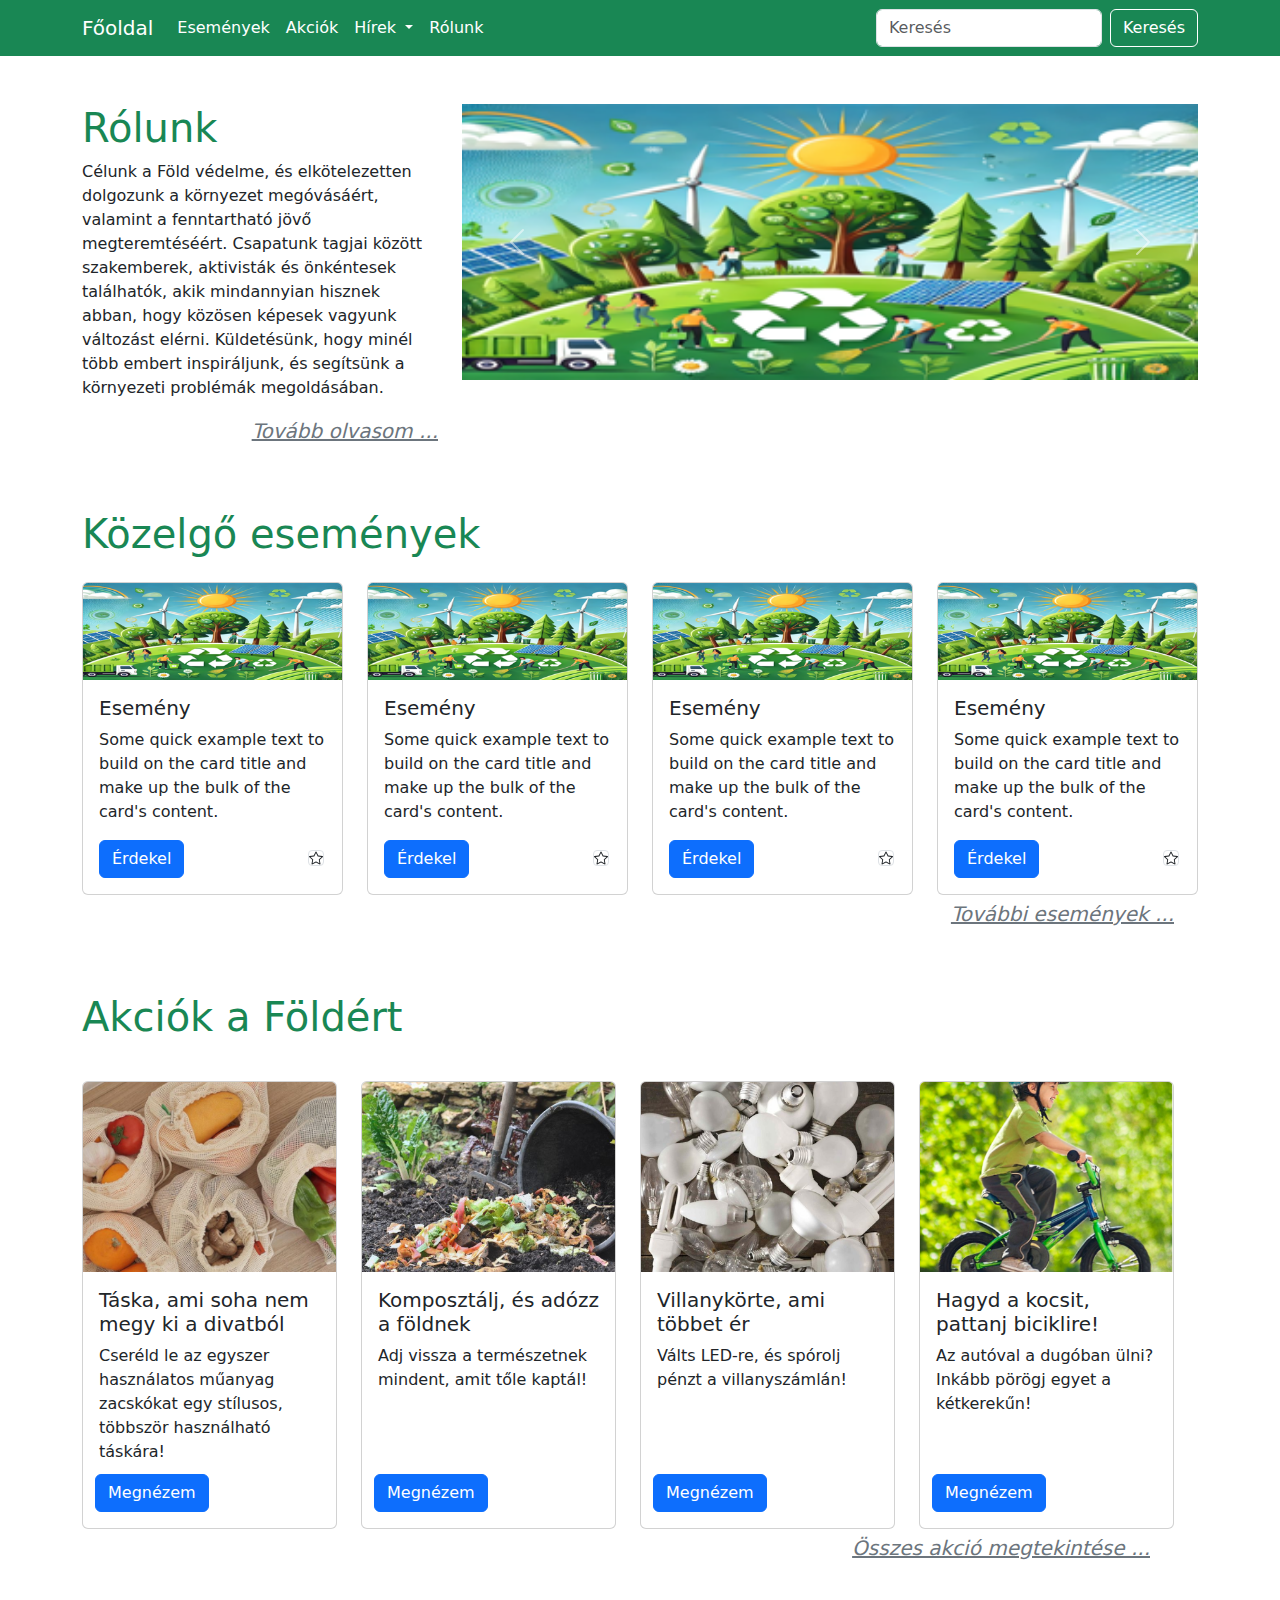
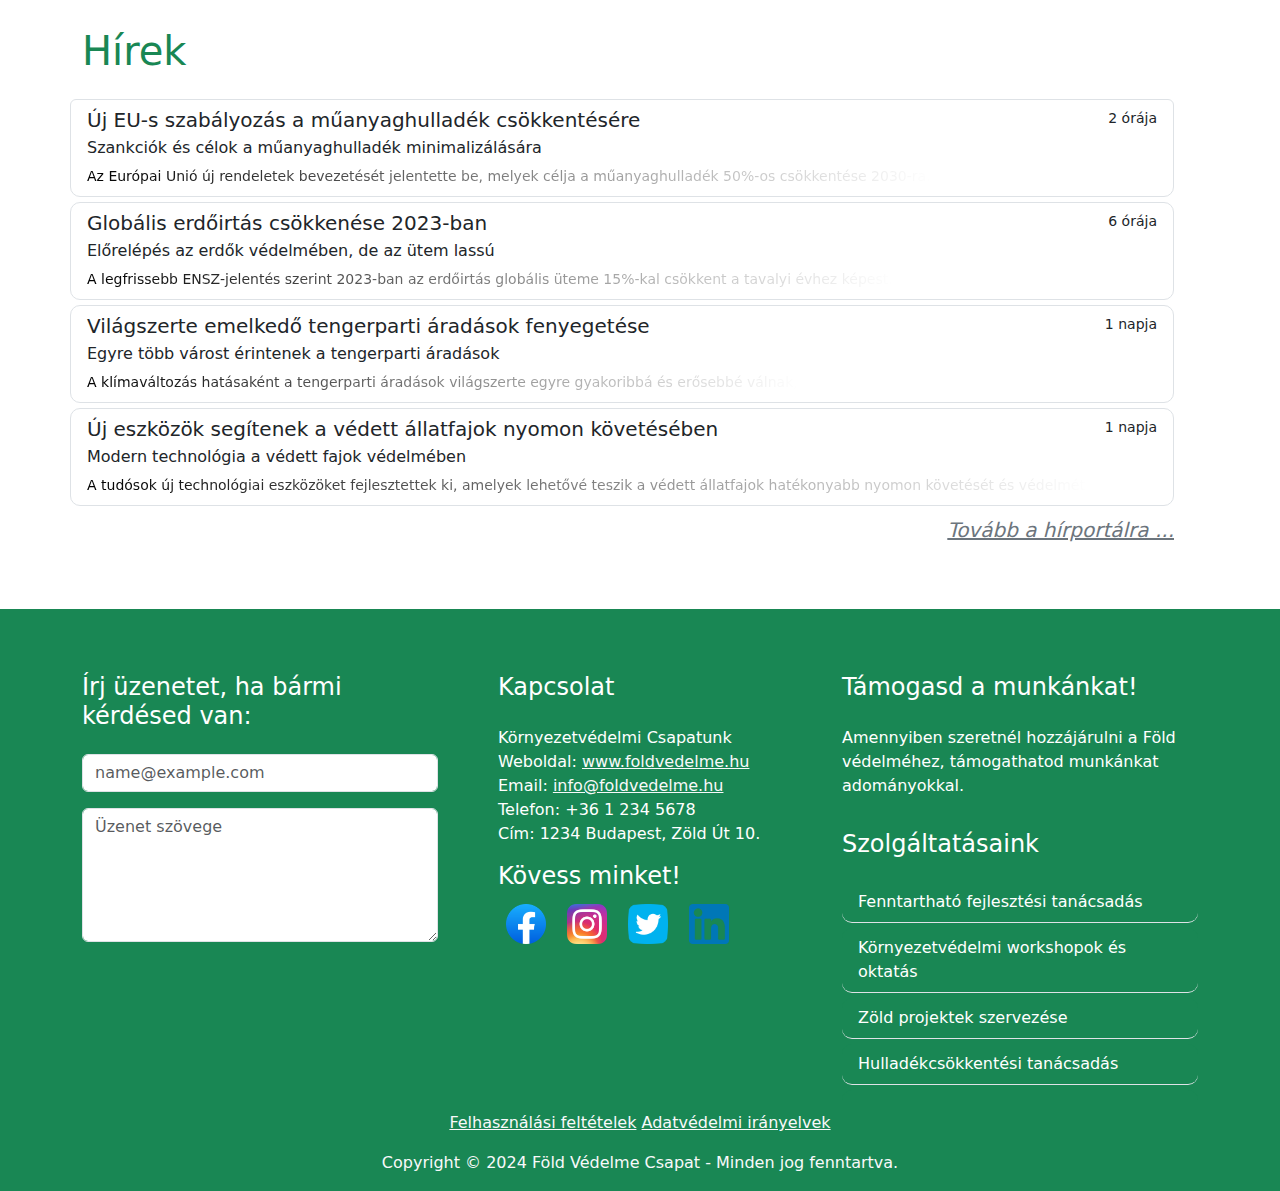
<file: index.html>
<!doctype html>
<html lang="hu">
  <head>
    <meta charset="utf-8">
    <meta name="viewport" content="width=device-width, initial-scale=1">
    <title>Mi bolygónk Portál</title>
    <link href="https://cdn.jsdelivr.net/npm/bootstrap@5.3.3/dist/css/bootstrap.min.css" rel="stylesheet" integrity="sha384-QWTKZyjpPEjISv5WaRU9OFeRpok6YctnYmDr5pNlyT2bRjXh0JMhjY6hW+ALEwIH" crossorigin="anonymous">
    <link rel="stylesheet" href="style.css">
  </head>
  <body>
    <nav class="navbar navbar-expand-lg  bg-success">
        <div class="container">
            <i class="bi bi-globe-asia-australia text-white"></i>
            <a class="navbar-brand text-white" href="index.html"></i>Főoldal</a>
          <button class="navbar-toggler" type="button" data-bs-toggle="collapse" data-bs-target="#navbarSupportedContent" aria-controls="navbarSupportedContent" aria-expanded="false" aria-label="Toggle navigation">
            <span class="navbar-toggler-icon"></span>
          </button>
          <div class="collapse navbar-collapse" id="navbarSupportedContent">
            <ul class="navbar-nav me-auto mb-2 mb-lg-0">
              <li class="nav-item">
                <a class="nav-link text-white" href="esemeny.html">Események</a>
              </li>
              <li class="nav-item">
                <a class="nav-link text-white" href="akcio.html">Akciók</a>
              </li>
              <li class="nav-item dropdown">
                <a class="nav-link dropdown-toggle text-white" href="#" role="button" data-bs-toggle="dropdown" aria-expanded="false">
                  Hírek
                </a>
                <ul class="dropdown-menu">
                  <li><a class="dropdown-item" href="hir.html" onclick="global()">Globális</a></li>
                  <li><a class="dropdown-item" href="hir.html" onclick="helyi()">Helyi</a></li>
                  <li><a class="dropdown-item" href="hir.html" onclick="mind()">Mind</a></li>
                </ul>
              </li>
              <li class="nav-item">
                <a class="nav-link text-white" href="rolunk.html">Rólunk</a>
              </li>  
            </ul>
            <form class="d-flex" role="search">
              <input class="form-control me-2" type="search" placeholder="Keresés" aria-label="Search">
              <button class="btn btn-outline-white border-white text-white" type="submit">Keresés</button>
            </form>
          </div>
        </div>
      </nav>
    
    
      <div class="container">
        <div class="row mt-5">
            <div class="col-4">
                <h1 class="h1. Bootstrap heading text-success">Rólunk</h1>
                <p>Célunk a Föld védelme, és elkötelezetten dolgozunk a környezet megóvásáért, valamint a fenntartható jövő megteremtéséért. Csapatunk tagjai között szakemberek, aktivisták és önkéntesek találhatók, akik mindannyian hisznek abban, hogy közösen képesek vagyunk változást elérni. Küldetésünk, hogy minél több embert inspiráljunk, és segítsünk a környezeti problémák megoldásában.</p>
                
                <div class="row text-end fs-5 mt-1">
                    <div class="col">
                        <u class="text-secondary"><a href="rolunk.html" class="text-decoration-none"><p class="text-secondary"><em>Tovább olvasom ...</em></p></a></u>
                    </div>
                </div>
                
            </div>
            <div class="col-8">
              <div id="carouselExampleAutoplaying" class="carousel slide" data-bs-ride="carousel">
                <div class="carousel-inner">
                  <div class="carousel-item active">
                    <img src="slider1.png" class="d-block w-100" alt="...">
                  </div>
                  <div class="carousel-item">
                    <img src="slider1.png" class="d-block w-100" alt="...">
                  </div>
                  <div class="carousel-item">
                    <img src="slider1.png" class="d-block w-100" alt="...">
                  </div>
                </div>
                <button class="carousel-control-prev" type="button" data-bs-target="#carouselExampleAutoplaying" data-bs-slide="prev">
                  <span class="carousel-control-prev-icon" aria-hidden="true"></span>
                  <span class="visually-hidden">Previous</span>
                </button>
                <button class="carousel-control-next" type="button" data-bs-target="#carouselExampleAutoplaying" data-bs-slide="next">
                  <span class="carousel-control-next-icon" aria-hidden="true"></span>
                  <span class="visually-hidden">Next</span>
                </button>
              </div>
            </div>
        </div>

        <div class="row mt-5">
            <div class="row mb-3">
                <h1 class="h1. Bootstrap heading text-success">Közelgő események</h1>
            </div>
            <div class="col">
                <div class="card" style="max-width: 22rem;">
                    <img src="slider1.png" class="card-img-top" alt="...">
                    <div class="card-body">
                      <h5 class="card-title">Esemény</h5>
                      <p class="card-text">Some quick example text to build on the card title and make up the bulk of the card's content.</p>
                      <div class="row">
                        <div class="col">
                            <a href="#" class="btn btn-primary">Érdekel</a>
                        </div>
                        <div class="col-2 align-self-center">
                            <div class="form-check">
                                <svg class="form-check-input" type="checkbox" value="" id="flexCheckChecked" checked xmlns="http://www.w3.org/2000/svg" width="32" height="32" fill="currentColor" class="bi bi-star" viewBox="0 0 16 16">
                                    <path d="M2.866 14.85c-.078.444.36.791.746.593l4.39-2.256 4.389 2.256c.386.198.824-.149.746-.592l-.83-4.73 3.522-3.356c.33-.314.16-.888-.282-.95l-4.898-.696L8.465.792a.513.513 0 0 0-.927 0L5.354 5.12l-4.898.696c-.441.062-.612.636-.283.95l3.523 3.356-.83 4.73zm4.905-2.767-3.686 1.894.694-3.957a.56.56 0 0 0-.163-.505L1.71 6.745l4.052-.576a.53.53 0 0 0 .393-.288L8 2.223l1.847 3.658a.53.53 0 0 0 .393.288l4.052.575-2.906 2.77a.56.56 0 0 0-.163.506l.694 3.957-3.686-1.894a.5.5 0 0 0-.461 0z"/>
                                </svg>
                            </div>
                        </div>
                      </div>
                    </div>
                </div>
            </div>

            <div class="col">
                <div class="card" style="max-width: 22rem;">
                    <img src="slider1.png" class="card-img-top" alt="...">
                    <div class="card-body">
                      <h5 class="card-title">Esemény</h5>
                      <p class="card-text">Some quick example text to build on the card title and make up the bulk of the card's content.</p>
                      <div class="row">
                        <div class="col">
                            <a href="#" class="btn btn-primary">Érdekel</a>
                        </div>
                        <div class="col-2 align-self-center">
                            <div class="form-check">
                                <svg class="form-check-input" type="checkbox" value="" id="flexCheckChecked" checked xmlns="http://www.w3.org/2000/svg" width="32" height="32" fill="currentColor" class="bi bi-star" viewBox="0 0 16 16">
                                    <path d="M2.866 14.85c-.078.444.36.791.746.593l4.39-2.256 4.389 2.256c.386.198.824-.149.746-.592l-.83-4.73 3.522-3.356c.33-.314.16-.888-.282-.95l-4.898-.696L8.465.792a.513.513 0 0 0-.927 0L5.354 5.12l-4.898.696c-.441.062-.612.636-.283.95l3.523 3.356-.83 4.73zm4.905-2.767-3.686 1.894.694-3.957a.56.56 0 0 0-.163-.505L1.71 6.745l4.052-.576a.53.53 0 0 0 .393-.288L8 2.223l1.847 3.658a.53.53 0 0 0 .393.288l4.052.575-2.906 2.77a.56.56 0 0 0-.163.506l.694 3.957-3.686-1.894a.5.5 0 0 0-.461 0z"/>
                                </svg>
                            </div>
                        </div>
                      </div>
                    </div>
                </div>
            </div>

            <div class="col">
                <div class="card" style="max-width: 22rem;">
                    <img src="slider1.png" class="card-img-top" alt="...">
                    <div class="card-body">
                      <h5 class="card-title">Esemény</h5>
                      <p class="card-text">Some quick example text to build on the card title and make up the bulk of the card's content.</p>
                      <div class="row">
                        <div class="col">
                            <a href="#" class="btn btn-primary">Érdekel</a>
                        </div>
                        <div class="col-2 align-self-center">
                            <div class="form-check">
                                <svg class="form-check-input" type="checkbox" value="" id="flexCheckChecked" checked xmlns="http://www.w3.org/2000/svg" width="32" height="32" fill="currentColor" class="bi bi-star" viewBox="0 0 16 16">
                                    <path d="M2.866 14.85c-.078.444.36.791.746.593l4.39-2.256 4.389 2.256c.386.198.824-.149.746-.592l-.83-4.73 3.522-3.356c.33-.314.16-.888-.282-.95l-4.898-.696L8.465.792a.513.513 0 0 0-.927 0L5.354 5.12l-4.898.696c-.441.062-.612.636-.283.95l3.523 3.356-.83 4.73zm4.905-2.767-3.686 1.894.694-3.957a.56.56 0 0 0-.163-.505L1.71 6.745l4.052-.576a.53.53 0 0 0 .393-.288L8 2.223l1.847 3.658a.53.53 0 0 0 .393.288l4.052.575-2.906 2.77a.56.56 0 0 0-.163.506l.694 3.957-3.686-1.894a.5.5 0 0 0-.461 0z"/>
                                </svg>
                            </div>
                        </div>
                      </div>
                    </div>
                </div>
            </div>

            <div class="col">
                <div class="card" style="max-width: 22rem;">
                    <img src="slider1.png" class="card-img-top" alt="...">
                    <div class="card-body">
                      <h5 class="card-title">Esemény</h5>
                      <p class="card-text">Some quick example text to build on the card title and make up the bulk of the card's content.</p>
                      <div class="row">
                        <div class="col">
                            <a href="#" class="btn btn-primary">Érdekel</a>
                        </div>
                        <div class="col-2 align-self-center">
                            <div class="form-check">
                                <svg class="form-check-input" type="checkbox" value="" id="flexCheckChecked" checked xmlns="http://www.w3.org/2000/svg" width="32" height="32" fill="currentColor" class="bi bi-star" viewBox="0 0 16 16">
                                    <path d="M2.866 14.85c-.078.444.36.791.746.593l4.39-2.256 4.389 2.256c.386.198.824-.149.746-.592l-.83-4.73 3.522-3.356c.33-.314.16-.888-.282-.95l-4.898-.696L8.465.792a.513.513 0 0 0-.927 0L5.354 5.12l-4.898.696c-.441.062-.612.636-.283.95l3.523 3.356-.83 4.73zm4.905-2.767-3.686 1.894.694-3.957a.56.56 0 0 0-.163-.505L1.71 6.745l4.052-.576a.53.53 0 0 0 .393-.288L8 2.223l1.847 3.658a.53.53 0 0 0 .393.288l4.052.575-2.906 2.77a.56.56 0 0 0-.163.506l.694 3.957-3.686-1.894a.5.5 0 0 0-.461 0z"/>
                                </svg>
                            </div>
                        </div>
                      </div>
                    </div>
                </div>
            </div>
            <div class="row text-end fs-5 mt-1">
                <div class="col">
                    <u class="text-secondary"><a href="esemeny.html" class="text-decoration-none"><p class="text-secondary"><em>További események ...</em></p></a></u>
                </div>
            </div>

        </div>

        <div class="row mt-5">
            <div class="row mb-3">
                <h1 class="h1. Bootstrap heading text-success"><a href="akciok.html" class="text-decoration-none"></a>Akciók a Földért</h1>
            </div>
            <div class="row">
              <div class="col-3 mt-3">
                <div class="card h-100" style="max-width: 22rem;">
                    <img src="kepek/akcio/akcio1.png" class="card-img-top" alt="akcio1">
                    <div class="card-body">
                      <h5 class="card-title">Táska, ami soha nem megy ki a divatból</h5>
                      <p class="card-text">Cseréld le az egyszer használatos műanyag zacskókat egy stílusos, többször használható táskára!</p>
                      <div class="row mt-5">
                        <div class="col position-absolute bottom-0 end-0 mb-3">
                            <a href="#" class="btn btn-primary" data-bs-toggle="modal" data-bs-target="#m1">Megnézem</a>
                        </div>
                        
                      </div>
                    </div>
                </div>
              </div>
            
  
            <div class="modal" tabindex="-1" id="m1">
              <div class="modal-dialog modal-dialog-centered">
                <div class="modal-content p-3">
                  <div class="modal-header">
                    <h5 class="modal-title">Táska, ami soha nem megy ki a divatból</h5>
                    <button type="button" class="btn-close" data-bs-dismiss="modal" aria-label="Close"></button>
                  </div>
                  <div class="modal-body">
                    <p id="i1" style="text-align: justify;">Cseréld le az egyszer használatos műanyag zacskókat egy stílusos, többször használható táskára! A bolygónk minden egyes műanyag zacskót megérdemel, hogy eltűnjön. Válassz tartós alternatívákat, és ne hagyd, hogy egyetlen szemetesként végezze el a táskádban!</p>
                    <img src="kepek/akcio/akcio1.png" class="w-100">
                  </div>
                  <div class="modal-footer">
                    <button type="button" class="btn btn-primary" data-bs-dismiss="modal">Bezár</button>
                  </div>
                </div>
              </div>
            </div>
          
  
  
          
            <div class="col-3 mt-3">
              <div class="card h-100" style="max-width: 22rem;">
                  <img src="kepek/akcio/akcio2.png" class="card-img-top" alt="akcio2">
                  <div class="card-body">
                    <h5 class="card-title">Komposztálj, és adózz a földnek</h5>
                    <p class="card-text">Adj vissza a természetnek mindent, amit tőle kaptál!</p>
                    <div class="row mt-5">
                      <div class="col position-absolute bottom-0 end-0 mb-3">
                          <a href="#" class="btn btn-primary" data-bs-toggle="modal" data-bs-target="#m2">Megnézem</a>
                      </div>
                      
                    </div>
                  </div>
              </div>
            </div>
  
            <div class="modal" tabindex="-1" id="m2">
              <div class="modal-dialog modal-dialog-centered">
                <div class="modal-content p-3">
                  <div class="modal-header">
                    <h5 class="modal-title">Komposztálj, és adózz a földnek</h5>
                    <button type="button" class="btn-close" data-bs-dismiss="modal" aria-label="Close"></button>
                  </div>
                  <div class="modal-body">
                    <p id="i2" style="text-align: justify;">Adj vissza a természetnek mindent, amit tőle kaptál! A komposztálás nemcsak csökkenti a hulladékat, hanem gazdagítja a talajt, segít helyreállítani az egyensúlyt, és új életet ad a szerves anyagoknak. Kezdj el komposztálni még ma!</p>
                    <img src="kepek/akcio/akcio2.png" class="w-100">
                  </div>
                  <div class="modal-footer">
                    <button type="button" class="btn btn-primary" data-bs-dismiss="modal">Bezár</button>
                  </div>
                </div>
              </div>
            </div>
  
            
            <div class="col-3 mt-3">
              <div class="card h-100" style="max-width: 22rem;">
                  <img src="kepek/akcio/akcio3.png" class="card-img-top" alt="...">
                  <div class="card-body">
                    <h5 class="card-title">Villanykörte, ami többet ér</h5>
                    <p class="card-text">Válts LED-re, és spórolj pénzt a villanyszámlán!</p>
                    <div class="row mt-5">
                      <div class="col position-absolute bottom-0 end-0 mb-3">
                          <a href="#" class="btn btn-primary" data-bs-toggle="modal" data-bs-target="#m3">Megnézem</a>
                      </div>
                      
                    </div>
                  </div>
              </div>
            </div>
  
            <div class="modal" tabindex="-1" id="m3">
              <div class="modal-dialog modal-dialog-centered">
                <div class="modal-content p-3">
                  <div class="modal-header">
                    <h5 class="modal-title">Villanykörte, ami többet ér</h5>
                    <button type="button" class="btn-close" data-bs-dismiss="modal" aria-label="Close"></button>
                  </div>
                  <div class="modal-body">
                    <p id="i3" style="text-align: justify;">Válts LED-re, és spórolj pénzt a villanyszámlán! Egy kis váltás, amitől nemcsak a pénztárcád, hanem a Föld is hálás lesz. Az energiatakarékos izzók hosszú távon kevesebb áramot fogyasztanak, és kevesebb káros anyagot bocsátanak ki.</p>
                    <img src="kepek/akcio/akcio3.png" class="w-100">
                  </div>
                  <div class="modal-footer">
                    <button type="button" class="btn btn-primary" data-bs-dismiss="modal">Bezár</button>
                  </div>
                </div>
              </div>
            </div>
  
  
            <div class="col-3 mt-3">
              <div class="card h-100" style="max-width: 22rem;">
                  <img src="kepek/akcio/akcio4.png" class="card-img-top" alt="...">
                  <div class="card-body">
                    <h5 class="card-title">Hagyd a kocsit, pattanj biciklire!</h5>
                    <p class="card-text">Az autóval a dugóban ülni? Inkább pörögj egyet a kétkerekűn!</p>
                    <div class="row mt-5">
                      <div class="col position-absolute bottom-0 end-0 mb-3">
                          <a href="#" class="btn btn-primary" data-bs-toggle="modal" data-bs-target="#m4">Megnézem</a>
                      </div>
                      
                    </div>
                  </div>
              </div>
            </div>
  
            <div class="modal" tabindex="-1" id="m4">
              <div class="modal-dialog modal-dialog-centered">
                <div class="modal-content p-3">
                  <div class="modal-header">
                    <h5 class="modal-title">Hagyd a kocsit, pattanj biciklire!</h5>
                    <button type="button" class="btn-close" data-bs-dismiss="modal" aria-label="Close"></button>
                  </div>
                  <div class="modal-body">
                    <p id="i4" style="text-align: justify;">Az autóval a dugóban ülni? Inkább pörögj egyet a kétkerekűn! A bicikli nemcsak a környezetet óvja, hanem a közlekedési káoszban is segít navigálni. Gyors, egészséges, és a legjobb módja annak, hogy zöldebbé tedd a mindennapjaidat.</p>
                    <img src="kepek/akcio/akcio4.png" class="w-100">
                  </div>
                  <div class="modal-footer">
                    <button type="button" class="btn btn-primary" data-bs-dismiss="modal">Bezár</button>
                  </div>
                </div>
              </div>
            </div>

            
            
            <div class="row text-end fs-5 mt-1">
                <div class="col">
                    <u class="text-secondary"><a href="akcio.html" class="text-decoration-none"><p class="text-secondary"><em>Összes akció megtekintése ...</em></p></a></u>
                </div>
            </div>
          </div>
        </div>

        <div class="row mt-5">
            <div class="row mb-3">
                <h1 class="h1. Bootstrap heading text-success">Hírek</h1>
            </div>
            <div class="row">
              <div class="list-group" id="accordionExample">
                <a href="#" class="list-group-item list-group-item-action" data-bs-toggle="collapse" data-bs-target="#collapse1" aria-expanded="false" aria-controls="collapse1">
                  <div class="d-flex w-100 justify-content-between">
                    <h5 class="mb-1">Új EU-s szabályozás a műanyaghulladék csökkentésére</h5>
                    <small>2 órája</small>
                  </div>
                  <p class="mb-1">Szankciók és célok a műanyaghulladék minimalizálására</p>
                  <small class="fading-text">Az Európai Unió új rendeletek bevezetését jelentette be, melyek célja a műanyaghulladék 50%-os csökkentése 2030-ra.</small>
                </a>
                <div id="collapse1" class="accordion-collapse collapse" data-bs-parent="#accordionExample">
                  <div class="accordion-body custom-body p-5">
                    <img src="kepek/hir/hir1.png" style="float: right; margin-left: 20px;" class="rounded col-4 img-fluid mb-3">
                    <strong>Az Európai Unió új rendeletek bevezetését jelentette be, melyek célja a műanyaghulladék 50%-os csökkentése 2030-ra.</strong> Az új szabályozás szigorúbb előírásokat tartalmaz a műanyagcsomagolások használatára vonatkozóan, és minden tagállamnak kötelessége lesz megfelelni a céloknak. A jövőben jelentős büntetésekkel kell szembenézniük azoknak a vállalatoknak, amelyek nem csökkentik megfelelően termékeik műanyagtartalmát.
                    <br><br>A változások részeként a műanyag palackok újrahasznosítását is előtérbe helyezik. Az új intézkedések szerint az egyes tagállamoknak 2025-re legalább 30%-kal kell növelniük a műanyaghulladék visszagyűjtését. A szabályozás hatása hosszú távon nemcsak a környezetre, hanem a gazdaságra is komoly hatással lesz, mivel új munkahelyeket teremthet az újrahasznosítási iparágakban.
                    <br><br>Ezeket a célokat az EU már a következő hónapokban elkezdi nyomon követni, és évente értékelni fogják, hogy a tagállamok mennyire teljesítik az előírásokat. A környezetvédők üdvözölték a kezdeményezést, de figyelmeztetnek, hogy csak szoros ellenőrzés mellett lehet biztosítani a hatékonyságot.
                    <br><br>A jövőben minden fogyasztónak és vállalkozásnak szerepet kell vállalnia a műanyagmentes jövő megteremtésében, mivel egyes becslések szerint évente több mint 8 millió tonna műanyag kerül a világóceánokba. Az új szabályozás kulcsfontosságú lépés ezen probléma kezelésében.
                    
                  </div>
                </div>
                
                <a href="#" class="list-group-item list-group-item-action" data-bs-toggle="collapse" data-bs-target="#collapse2" aria-expanded="false" aria-controls="collapse2">
                  <div class="d-flex w-100 justify-content-between">
                    <h5 class="mb-1">Globális erdőirtás csökkenése 2023-ban</h5>
                    <small>6 órája</small>
                  </div>
                  <p class="mb-1">Előrelépés az erdők védelmében, de az ütem lassú</p>
                  <small class="fading-text">A legfrissebb ENSZ-jelentés szerint 2023-ban az erdőirtás globális üteme 15%-kal csökkent a tavalyi évhez képest.</small>
                </a>
                <div id="collapse2" class="accordion-collapse collapse" data-bs-parent="#accordionExample">
                  <div class="accordion-body custom-body p-5">
                    <img src="kepek/hir/hir2.png" style="float: right; margin-left: 20px;" class="rounded col-4 img-fluid mb-3">
                    <strong>A legfrissebb ENSZ-jelentés szerint 2023-ban az erdőirtás globális üteme 15%-kal csökkent a tavalyi évhez képest.</strong> Az adatokat különféle országok erdővédelmi programjai alapján gyűjtötték össze. Az erdők védelme az éghajlatváltozás elleni küzdelem egyik kulcsfontosságú eleme, és a csökkenő erdőirtás új reményt adhat a globális környezetvédelmi törekvéseknek.
                    <br><br>Bár a tendencia biztató, az ütem lassúnak mondható, és sok regionális kormányzatnak még komolyabb erőfeszítéseket kell tennie az erdőirtás teljes megszüntetéséért. Az erdők védelme mellett az illegális fakitermelés elleni küzdelem is egyre fontosabbá válik.
                    <br><br>A fenntartható erdőgazdálkodás és az ökológiai helyreállítási programok támogatása révén számos ország sikeresen csökkentette az erdőirtás mértékét, de a probléma még mindig globális szintű kihívást jelent. Az erdők megóvása érdekében elengedhetetlen a kormányzati intézkedések és a magánszektor közötti szoros együttműködés.
                    <br><br>Az erdők megvédése nemcsak az éghajlatváltozás szempontjából fontos, hanem az ökoszisztémák megóvása és a helyi közösségek számára biztosított fenntartható jövedelem szempontjából is alapvető.
                  </div>
                </div>
              
                <a href="#" class="list-group-item list-group-item-action" data-bs-toggle="collapse" data-bs-target="#collapse3" aria-expanded="false" aria-controls="collapse3">
                  <div class="d-flex w-100 justify-content-between">
                    <h5 class="mb-1">Világszerte emelkedő tengerparti áradások fenyegetése</h5>
                    <small>1 napja</small>
                  </div>
                  <p class="mb-1">Egyre több várost érintenek a tengerparti áradások</p>
                  <small class="fading-text">A klímaváltozás hatásaként a tengerparti áradások világszerte egyre gyakoribbá és erősebbé válnak,</small>
                </a>
                <div id="collapse3" class="accordion-collapse collapse" data-bs-parent="#accordionExample">
                  <div class="accordion-body custom-body p-5">
                    <img src="kepek/hir/hir3.png" style="float: right; margin-left: 20px;" class="rounded col-4 img-fluid mb-3">
                    <strong>A klímaváltozás hatásaként a tengerparti áradások világszerte egyre gyakoribbá és erősebbé válnak,</strong> és számos város, különösen a tengerpartokon fekvő nagyvárosok, egyre inkább veszélybe kerülnek. Az utóbbi években rekordmagasságba emelkedtek a tengervíz szintjei, ami az áradások intenzitását és terjedelmét növeli.
                    <br><br>Az Egyesült Államok, Délkelet-Ázsia és a Karib-térség tengerparti területei különösen érintettek. A kutatók előrejelzései szerint a következő évtizedekben a part menti területek több millió ember számára válhatnak lakhatatlanná. A tengerparti városok, mint Miami, Jakarta és Velence, már most is komoly erőfeszítéseket tesznek a védőgátak építésére és az infrastruktúra megerősítésére.
                    <br><br>A kutatások szerint a jövőben a legnagyobb veszélyt a szuperviharok és a rendkívüli áramlások jelenti, amelyek szélsőséges csapadékot és dagályt hoznak, gyorsan elárasztva a part menti területeket. A tengerparti áradások ellen teendő lépések közé tartozik a fenntartható várostervezés, a zöld infrastruktúra alkalmazása, valamint a partvédelmi programok erősítése.
                    <br><br>A világ tengerparti közösségeinek fel kell készülniük a jövőbeli áradásokra, és mindent el kell követniük, hogy csökkentsék a globális felmelegedés mértékét, amely az áradások számát és súlyosságát is növeli.
                  </div>
                </div>

                <a href="#" class="list-group-item list-group-item-action" data-bs-toggle="collapse" data-bs-target="#collapse4" aria-expanded="false" aria-controls="collapse4">
                  <div class="d-flex w-100 justify-content-between">
                    <h5 class="mb-1">Új eszközök segítenek a védett állatfajok nyomon követésében</h5>
                    <small>1 napja</small>
                  </div>
                  <p class="mb-1">Modern technológia a védett fajok védelmében</p>
                  <small class="fading-text">A tudósok új technológiai eszközöket fejlesztettek ki, amelyek lehetővé teszik a védett állatfajok hatékonyabb nyomon követését és védelmét.</small>
                </a>
                <div id="collapse4" class="accordion-collapse collapse" data-bs-parent="#accordionExample">
                  <div class="accordion-body custom-body p-5">
                    <img src="kepek/hir/hir4.png" style="float: right; margin-left: 20px;" class="rounded col-4 img-fluid mb-3">
                    <strong>A tudósok új technológiai eszközöket fejlesztettek ki, amelyek lehetővé teszik a védett állatfajok hatékonyabb nyomon követését és védelmét.</strong> Az új módszerek, mint például a GPS-követők és az intelligens kamerák, segítenek a szakértőknek a veszélyeztetett fajok vándorlásának, táplálkozási szokásaiknak és élőhelyük állapotának figyelemmel kísérésében.
                    <br><br>A tudósok az új eszközöket már tesztelik több olyan állatfaj esetében, mint a tigrisek, orrszarvúak és egyes madárfajok, amelyek különösen veszélyeztetettek. Az új technológia segít abban, hogy a védett fajokat jobban megértsük, és hatékonyabban tudjunk közbeavatkozni, amikor a populációk csökkenését tapasztaljuk.
                    <br><br>A fejlesztett eszközök nemcsak a fajok védelme szempontjából fontosak, hanem az élőhelyek fenntartásához is elengedhetetlenek. A nyomon követési rendszerek segítségével a kutatók gyorsabban reagálhatnak a környezeti változásokra, mint például az erdőirtás vagy a klímaváltozás hatásai.
                    <br><br>A technológia továbbfejlesztésével és a nemzetközi együttműködések erősítésével a jövőben még nagyobb lépéseket tehetünk a védett állatok megóvása érdekében.
                  </div>
                </div>
              </div>
            </div>
        

            <div class="row text-end fs-5 mt-1">
                <div class="col">
                    <u class="text-secondary"><a href="hirek.html" onclick="mind()" class="text-decoration-none"><p class="text-secondary"><em>Tovább a hírportálra ...</em></p></a></u>
                </div>
            </div>
        </div>
      </div>
      
      
      <footer class="container-fluid bg-success mt-5" style="min-height: 300px;">
        <div class="container">
          <div class="row mt-5">
          <div class="col-4">
            <div class="mb-3">
              <h4 class="h4 py-3 text-white">Írj üzenetet, ha bármi kérdésed van:</h4>
              <input type="email" class="form-control" id="exampleFormControlInput1" placeholder="name@example.com">
            </div>
            <div class="mb-3">
              <textarea class="form-control" id="exampleFormControlTextarea1" rows="5" placeholder="Üzenet szövege"></textarea>
            </div>
          </div>
          
          <div class="col-4 text-white px-5">
            <h4 class="h4 py-3">Kapcsolat</h4>
            <p>Környezetvédelmi Csapatunk
            <br>Weboldal: <a href="index.html" class="text-light">www.foldvedelme.hu</a>
            <br>Email: <a href="mailto:info@foldvedelme.hu" class="text-light">info@foldvedelme.hu</a>
            <br>Telefon: +36 1 234 5678
            <br>Cím: 1234 Budapest, Zöld Út 10.</p>

            <h4 class="h4" style="margin-bottom: -10px;">Kövess minket!</h4><br>
            
            <img src="kepek/icons/facebook.webp" style="width: 40px; cursor: pointer;" class="mx-2 mb-5"> 
            <img src="kepek/icons/instagram.webp" style="width: 40px; cursor: pointer;" class="mx-2 mb-5">
            <img src="kepek/icons/twitter.png" style="width: 40px; cursor: pointer;" class="mx-2 mb-5">
            <img src="kepek/icons/linkedin.png" style="width: 40px; cursor: pointer;" class="mx-2 mb-5">
            
            </div>
            <div class="col-4 text-white">
              <h4 class="h4 py-3">Támogasd a munkánkat!</h4>
            <p>Amennyiben szeretnél hozzájárulni a Föld védelméhez, támogathatod munkánkat adományokkal.</p>

            <h4 class="h4 py-3">Szolgáltatásaink</h4>
            <ul class="list-group list-group-flush">
              <li class="list-group-item bg-success text-white">Fenntartható fejlesztési tanácsadás</li>
              <li class="list-group-item bg-success text-white">Környezetvédelmi workshopok és oktatás</li>
              <li class="list-group-item bg-success text-white">Zöld projektek szervezése</li>
              <li class="list-group-item bg-success text-white">Hulladékcsökkentési tanácsadás</li>
              <li class="list-group-item bg-success text-white"></li>
            </ul>
            
          </div>
        </div>
        <div class="row">
          <p class="text-center"><a href="" class="text-light">Felhasználási feltételek</a> <a href="" class="text-light">Adatvédelmi irányelvek</a></p>
          <p class="text-light text-center">Copyright &copy; 2024 Föld Védelme Csapat - Minden jog fenntartva.</p>

        </div>
      </div>

      </footer>
      


    <script src="https://cdn.jsdelivr.net/npm/bootstrap@5.3.3/dist/js/bootstrap.bundle.min.js" integrity="sha384-YvpcrYf0tY3lHB60NNkmXc5s9fDVZLESaAA55NDzOxhy9GkcIdslK1eN7N6jIeHz" crossorigin="anonymous"></script>
    <script src="hirek.js"></script>
  </body>
</html>
</file>
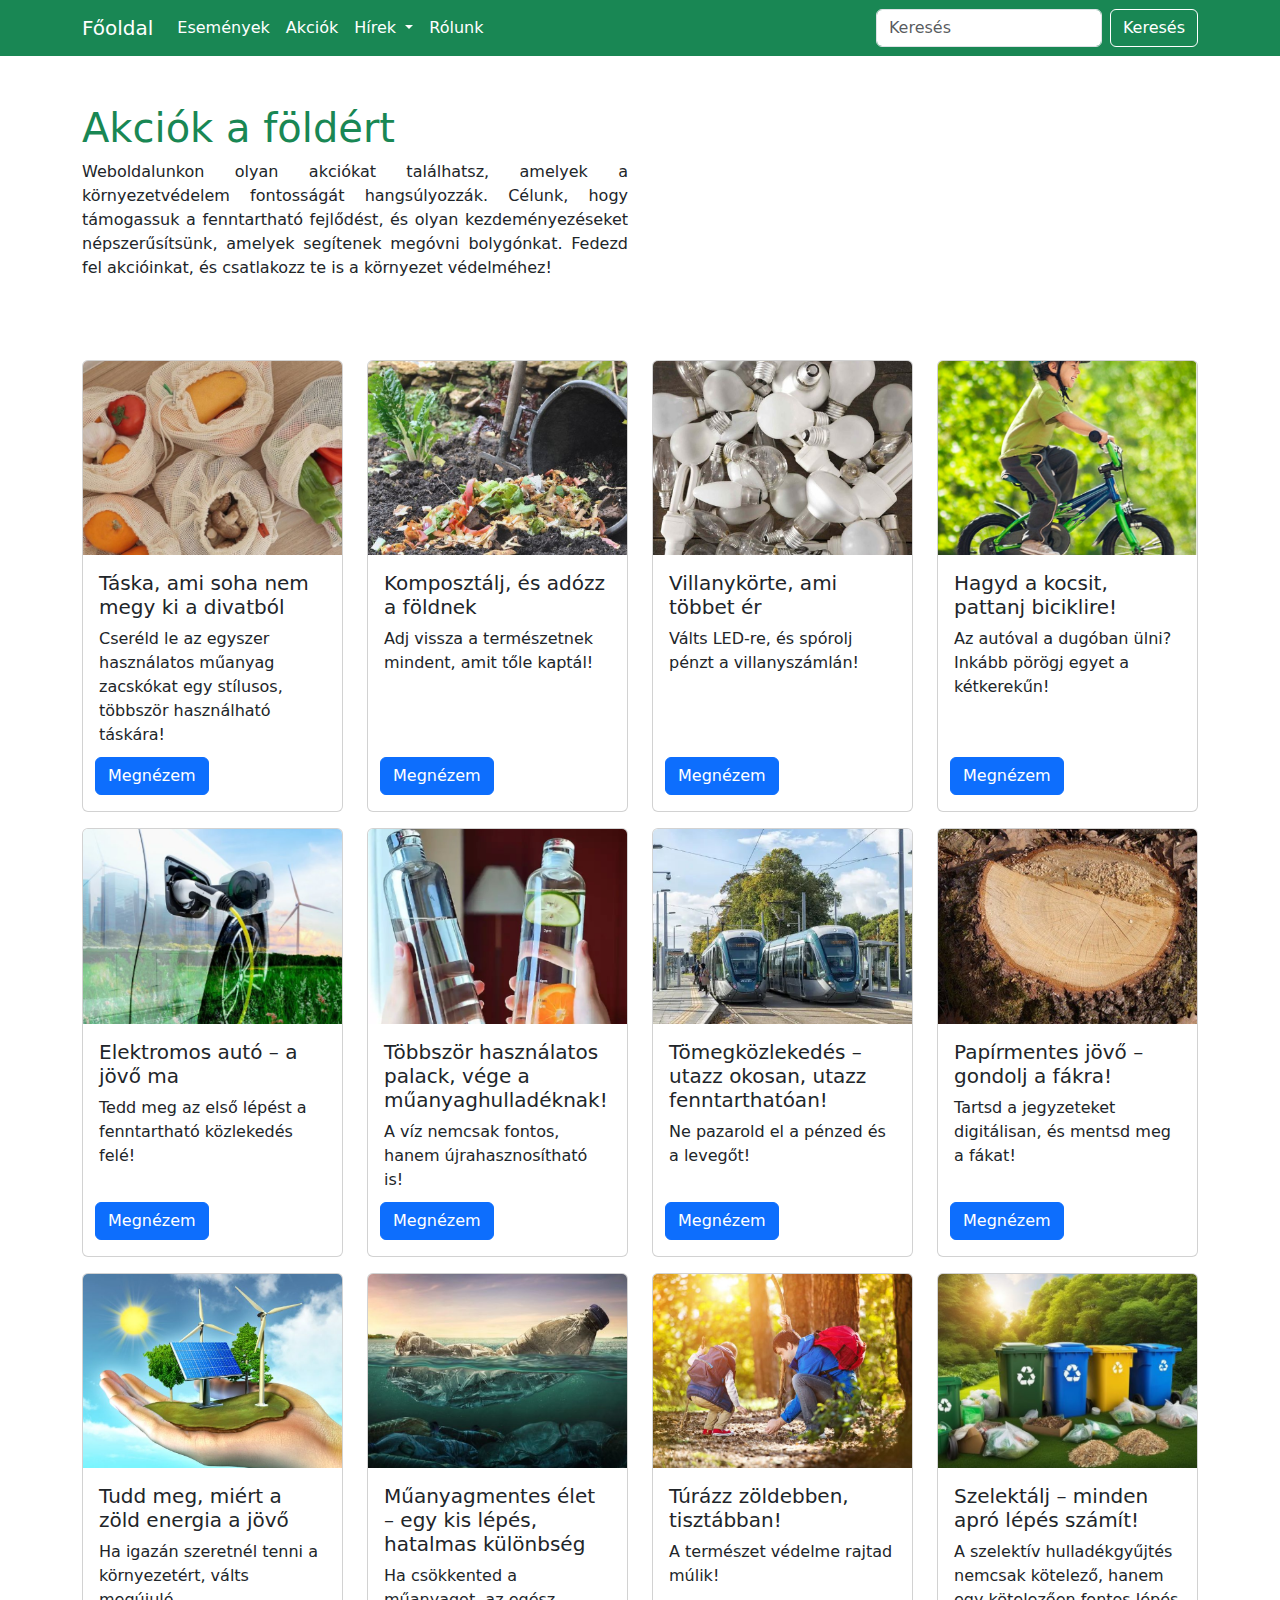
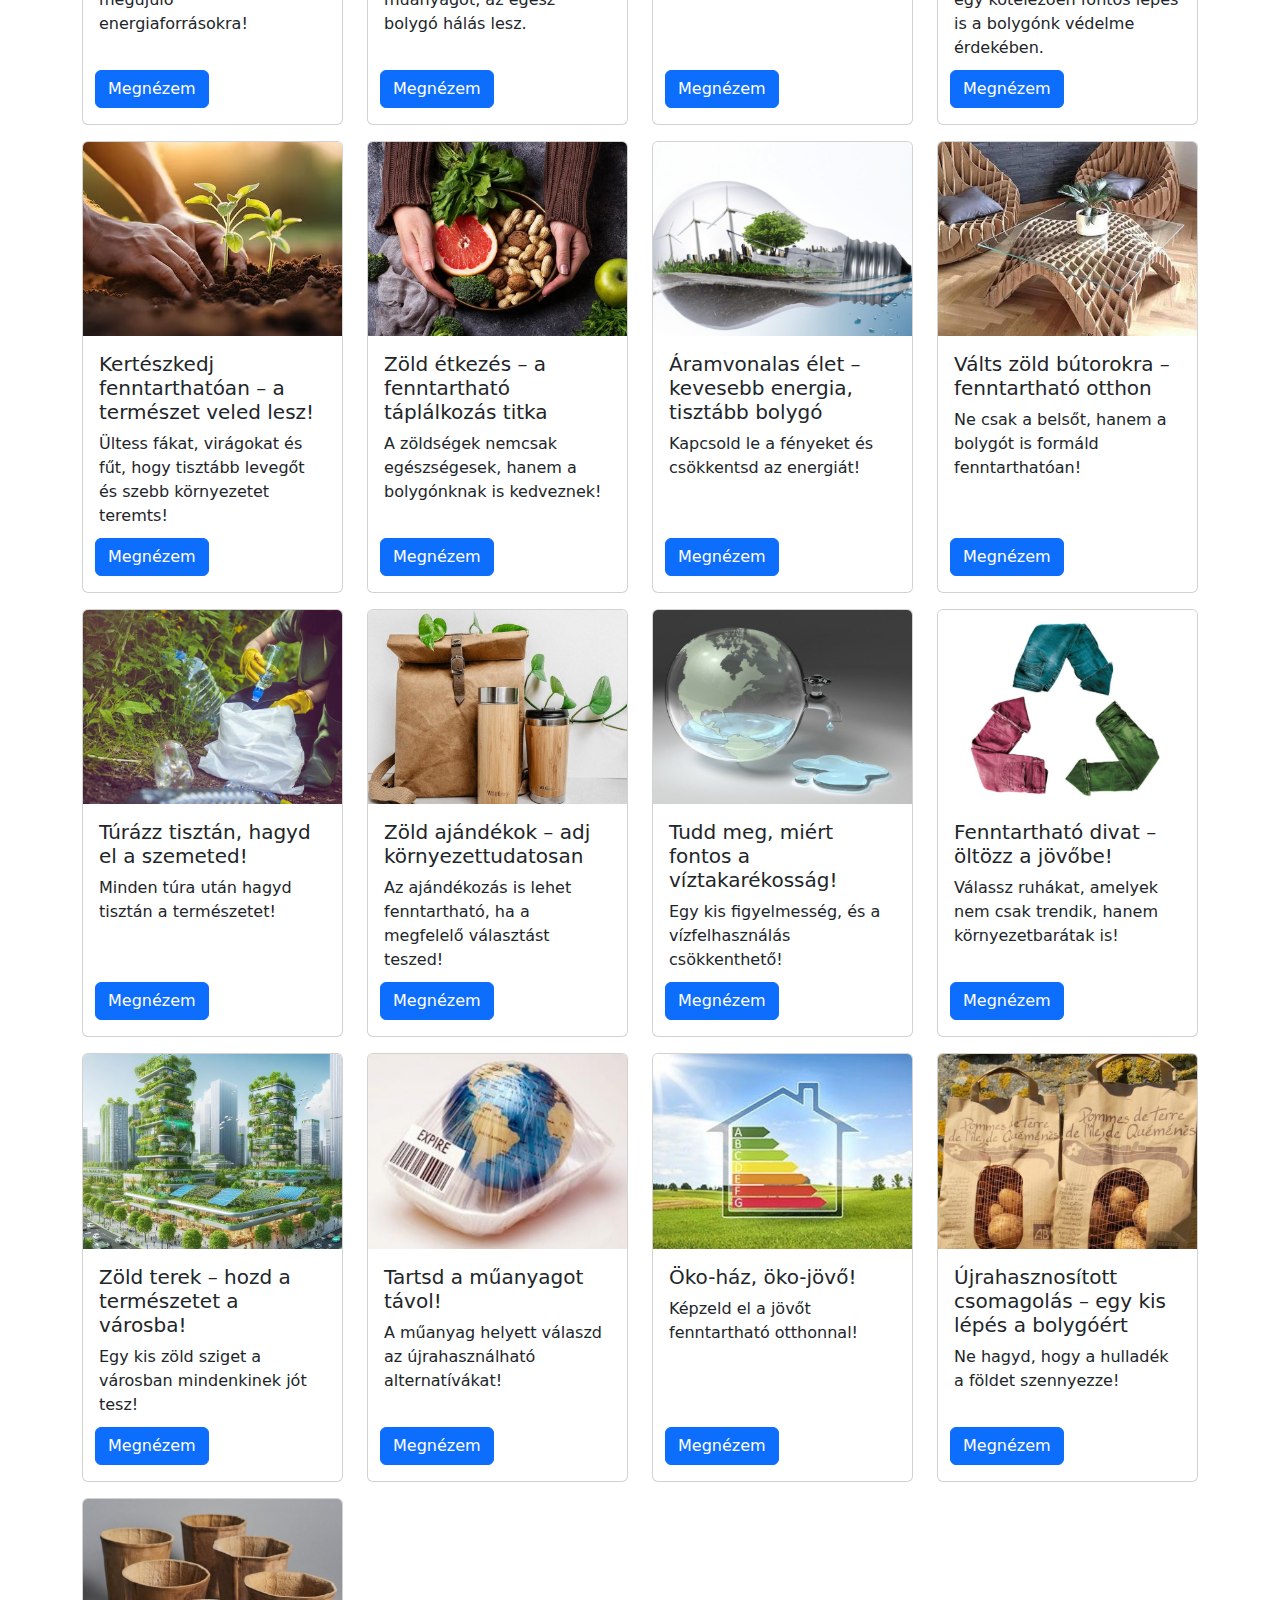
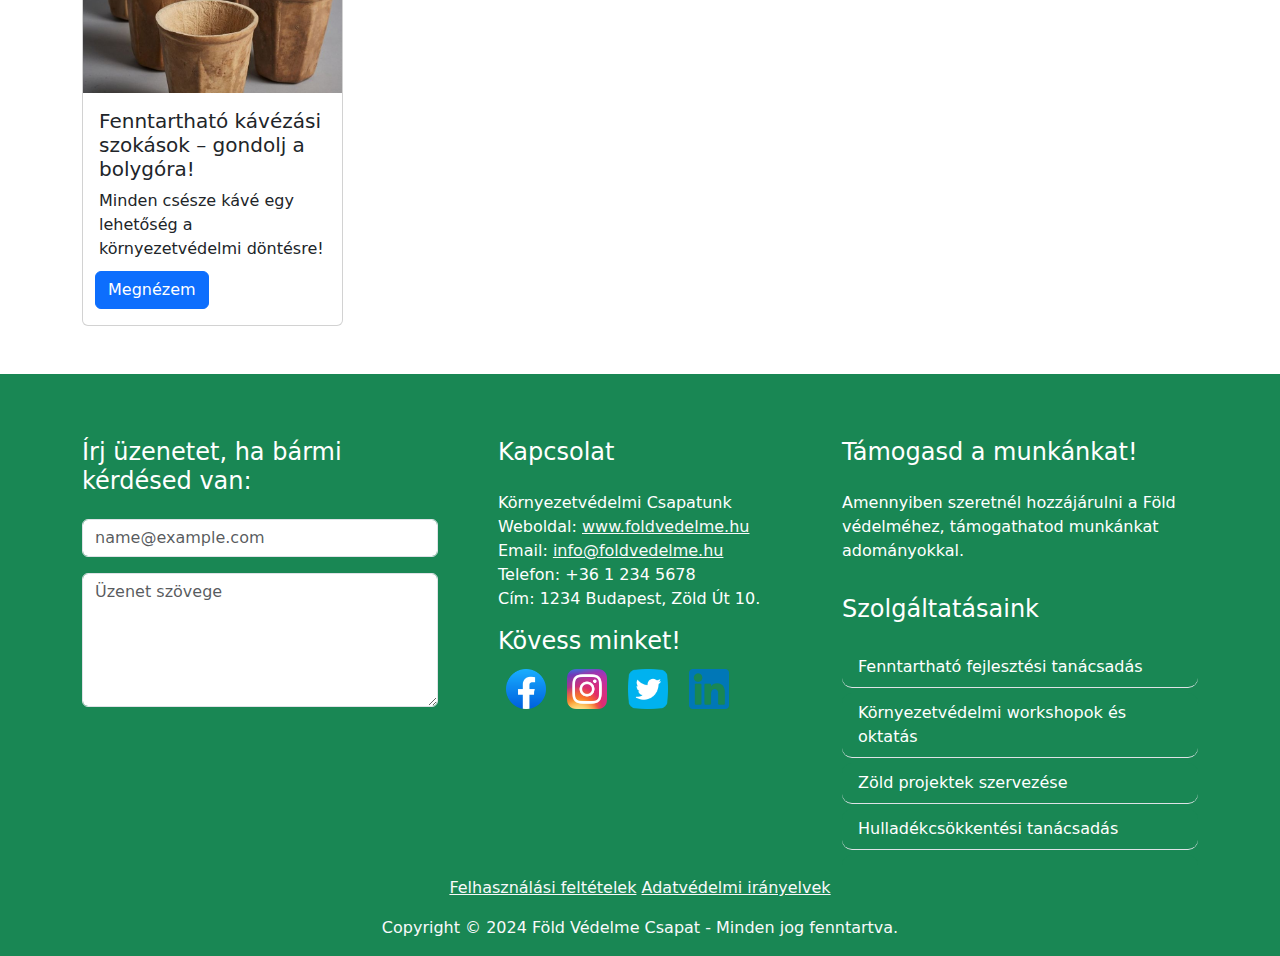
<file: akcio.html>
<!doctype html>
<html lang="hu">
  <head>
    <meta charset="utf-8">
    <meta name="viewport" content="width=device-width, initial-scale=1">
    <title>Mi bolygónk Portál</title>
    <link href="https://cdn.jsdelivr.net/npm/bootstrap@5.3.3/dist/css/bootstrap.min.css" rel="stylesheet" integrity="sha384-QWTKZyjpPEjISv5WaRU9OFeRpok6YctnYmDr5pNlyT2bRjXh0JMhjY6hW+ALEwIH" crossorigin="anonymous">
    <link rel="stylesheet" href="style.css">
  </head>
  <body>
    <nav class="navbar navbar-expand-lg  bg-success">
        <div class="container">
            <i class="bi bi-globe-asia-australia text-white"></i>
            <a class="navbar-brand text-white" href="index.html"></i>Főoldal</a>
          <button class="navbar-toggler" type="button" data-bs-toggle="collapse" data-bs-target="#navbarSupportedContent" aria-controls="navbarSupportedContent" aria-expanded="false" aria-label="Toggle navigation">
            <span class="navbar-toggler-icon"></span>
          </button>
          <div class="collapse navbar-collapse" id="navbarSupportedContent">
            <ul class="navbar-nav me-auto mb-2 mb-lg-0">
              <li class="nav-item">
                <a class="nav-link text-white" href="esemeny.html">Események</a>
              </li>
              <li class="nav-item">
                <a class="nav-link text-white" href="akcio.html">Akciók</a>
              </li>
              <li class="nav-item dropdown">
                <a class="nav-link dropdown-toggle text-white" href="#" role="button" data-bs-toggle="dropdown" aria-expanded="false">
                  Hírek
                </a>
                <ul class="dropdown-menu">
                  <li><a class="dropdown-item" href="hir.html" onclick="global()">Globális</a></li>
                  <li><a class="dropdown-item" href="hir.html" onclick="helyi()">Helyi</a></li>
                  <li><a class="dropdown-item" href="hir.html" onclick="mind()">Mind</a></li>
                </ul>
              </li>
              <li class="nav-item">
                <a class="nav-link text-white" href="rolunk.html">Rólunk</a>
              </li>  
            </ul>
            <form class="d-flex" role="search">
              <input class="form-control me-2" type="search" placeholder="Keresés" aria-label="Search">
              <button class="btn btn-outline-white border-white text-white" type="submit">Keresés</button>
            </form>
          </div>
        </div>
      </nav>
    
    
      <div class="container">
        <div class="row mt-5">
          <div class="col-6">
            <h1 class="h1. Bootstrap heading text-success">Akciók a földért</h1>
            <p style="text-align: justify;">Weboldalunkon olyan akciókat találhatsz, amelyek a környezetvédelem fontosságát hangsúlyozzák. Célunk, hogy támogassuk a fenntartható fejlődést, és olyan kezdeményezéseket népszerűsítsünk, amelyek segítenek megóvni bolygónkat. Fedezd fel akcióinkat, és csatlakozz te is a környezet védelméhez!</p>
          </div>
        </div>
        
        <div class="row mt-5">
          
            <div class="col-3 mt-3">
              <div class="card h-100" style="max-width: 22rem;">
                  <img src="kepek/akcio/akcio1.png" class="card-img-top" alt="akcio1">
                  <div class="card-body">
                    <h5 class="card-title">Táska, ami soha nem megy ki a divatból</h5>
                    <p class="card-text">Cseréld le az egyszer használatos műanyag zacskókat egy stílusos, többször használható táskára!</p>
                    <div class="row mt-5">
                      <div class="col position-absolute bottom-0 end-0 mb-3">
                          <a href="#" class="btn btn-primary" data-bs-toggle="modal" data-bs-target="#m1">Megnézem</a>
                      </div>
                      
                    </div>
                  </div>
              </div>
            </div>
          

          <div class="modal" tabindex="-1" id="m1">
            <div class="modal-dialog modal-dialog-centered">
              <div class="modal-content p-3">
                <div class="modal-header">
                  <h5 class="modal-title">Táska, ami soha nem megy ki a divatból</h5>
                  <button type="button" class="btn-close" data-bs-dismiss="modal" aria-label="Close"></button>
                </div>
                <div class="modal-body">
                  <p id="i1" style="text-align: justify;">Cseréld le az egyszer használatos műanyag zacskókat egy stílusos, többször használható táskára! A bolygónk minden egyes műanyag zacskót megérdemel, hogy eltűnjön. Válassz tartós alternatívákat, és ne hagyd, hogy egyetlen szemetesként végezze el a táskádban!</p>
                  <img src="kepek/akcio/akcio1.png" class="w-100">
                </div>
                <div class="modal-footer">
                  <button type="button" class="btn btn-primary" data-bs-dismiss="modal">Bezár</button>
                </div>
              </div>
            </div>
          </div>
        


        
          <div class="col-3 mt-3">
            <div class="card h-100" style="max-width: 22rem;">
                <img src="kepek/akcio/akcio2.png" class="card-img-top" alt="akcio2">
                <div class="card-body">
                  <h5 class="card-title">Komposztálj, és adózz a földnek</h5>
                  <p class="card-text">Adj vissza a természetnek mindent, amit tőle kaptál!</p>
                  <div class="row mt-5">
                    <div class="col position-absolute bottom-0 end-0 mb-3">
                        <a href="#" class="btn btn-primary" data-bs-toggle="modal" data-bs-target="#m2">Megnézem</a>
                    </div>
                    
                  </div>
                </div>
            </div>
          </div>

          <div class="modal" tabindex="-1" id="m2">
            <div class="modal-dialog modal-dialog-centered">
              <div class="modal-content p-3">
                <div class="modal-header">
                  <h5 class="modal-title">Komposztálj, és adózz a földnek</h5>
                  <button type="button" class="btn-close" data-bs-dismiss="modal" aria-label="Close"></button>
                </div>
                <div class="modal-body">
                  <p id="i2" style="text-align: justify;">Adj vissza a természetnek mindent, amit tőle kaptál! A komposztálás nemcsak csökkenti a hulladékat, hanem gazdagítja a talajt, segít helyreállítani az egyensúlyt, és új életet ad a szerves anyagoknak. Kezdj el komposztálni még ma!</p>
                  <img src="kepek/akcio/akcio2.png" class="w-100">
                </div>
                <div class="modal-footer">
                  <button type="button" class="btn btn-primary" data-bs-dismiss="modal">Bezár</button>
                </div>
              </div>
            </div>
          </div>


          <div class="col-3 mt-3">
            <div class="card h-100" style="max-width: 22rem;">
                <img src="kepek/akcio/akcio3.png" class="card-img-top" alt="...">
                <div class="card-body">
                  <h5 class="card-title">Villanykörte, ami többet ér</h5>
                  <p class="card-text">Válts LED-re, és spórolj pénzt a villanyszámlán!</p>
                  <div class="row mt-5">
                    <div class="col position-absolute bottom-0 end-0 mb-3">
                        <a href="#" class="btn btn-primary" data-bs-toggle="modal" data-bs-target="#m3">Megnézem</a>
                    </div>
                    
                  </div>
                </div>
            </div>
          </div>

          <div class="modal" tabindex="-1" id="m3">
            <div class="modal-dialog modal-dialog-centered">
              <div class="modal-content p-3">
                <div class="modal-header">
                  <h5 class="modal-title">Villanykörte, ami többet ér</h5>
                  <button type="button" class="btn-close" data-bs-dismiss="modal" aria-label="Close"></button>
                </div>
                <div class="modal-body">
                  <p id="i3" style="text-align: justify;">Válts LED-re, és spórolj pénzt a villanyszámlán! Egy kis váltás, amitől nemcsak a pénztárcád, hanem a Föld is hálás lesz. Az energiatakarékos izzók hosszú távon kevesebb áramot fogyasztanak, és kevesebb káros anyagot bocsátanak ki.</p>
                  <img src="kepek/akcio/akcio3.png" class="w-100">
                </div>
                <div class="modal-footer">
                  <button type="button" class="btn btn-primary" data-bs-dismiss="modal">Bezár</button>
                </div>
              </div>
            </div>
          </div>


          <div class="col-3 mt-3">
            <div class="card h-100" style="max-width: 22rem;">
                <img src="kepek/akcio/akcio4.png" class="card-img-top" alt="...">
                <div class="card-body">
                  <h5 class="card-title">Hagyd a kocsit, pattanj biciklire!</h5>
                  <p class="card-text">Az autóval a dugóban ülni? Inkább pörögj egyet a kétkerekűn!</p>
                  <div class="row mt-5">
                    <div class="col position-absolute bottom-0 end-0 mb-3">
                        <a href="#" class="btn btn-primary" data-bs-toggle="modal" data-bs-target="#m4">Megnézem</a>
                    </div>
                    
                  </div>
                </div>
            </div>
          </div>

          <div class="modal" tabindex="-1" id="m4">
            <div class="modal-dialog modal-dialog-centered">
              <div class="modal-content p-3">
                <div class="modal-header">
                  <h5 class="modal-title">Hagyd a kocsit, pattanj biciklire!</h5>
                  <button type="button" class="btn-close" data-bs-dismiss="modal" aria-label="Close"></button>
                </div>
                <div class="modal-body">
                  <p id="i4" style="text-align: justify;">Az autóval a dugóban ülni? Inkább pörögj egyet a kétkerekűn! A bicikli nemcsak a környezetet óvja, hanem a közlekedési káoszban is segít navigálni. Gyors, egészséges, és a legjobb módja annak, hogy zöldebbé tedd a mindennapjaidat.</p>
                  <img src="kepek/akcio/akcio4.png" class="w-100">
                </div>
                <div class="modal-footer">
                  <button type="button" class="btn btn-primary" data-bs-dismiss="modal">Bezár</button>
                </div>
              </div>
            </div>
          </div>



          <div class="col-3 mt-3">
            <div class="card h-100" style="max-width: 22rem;">
                <img src="kepek/akcio/akcio5.png" class="card-img-top" alt="...">
                <div class="card-body">
                  <h5 class="card-title">Elektromos autó – a jövő ma</h5>
                  <p class="card-text">Tedd meg az első lépést a fenntartható közlekedés felé!</p>
                  <div class="row mt-5">
                    <div class="col position-absolute bottom-0 end-0 mb-3">
                        <a href="#" class="btn btn-primary" data-bs-toggle="modal" data-bs-target="#m5">Megnézem</a>
                    </div>
                    
                  </div>
                </div>
            </div>
          </div>

          <div class="modal" tabindex="-1" id="m5">
            <div class="modal-dialog modal-dialog-centered">
              <div class="modal-content p-3">
                <div class="modal-header">
                  <h5 class="modal-title">Elektromos autó – a jövő ma</h5>
                  <button type="button" class="btn-close" data-bs-dismiss="modal" aria-label="Close"></button>
                </div>
                <div class="modal-body">
                  <p id="i5" style="text-align: justify;">Tedd meg az első lépést a fenntartható közlekedés felé! Az elektromos autók nemcsak a környezetnek, hanem a jövődnek is szólnak. Nulla károsanyag-kibocsátás, alacsony karbantartás, és egy zöldebb bolygó vár rád.</p>
                  <img src="kepek/akcio/akcio5.png" class="w-100">
                </div>
                <div class="modal-footer">
                  <button type="button" class="btn btn-primary" data-bs-dismiss="modal">Bezár</button>
                </div>
              </div>
            </div>
          </div>


          <div class="col-3 mt-3">
            <div class="card h-100" style="max-width: 22rem;">
                <img src="kepek/akcio/akcio6.png" class="card-img-top" alt="...">
                <div class="card-body">
                  <h5 class="card-title">Többször használatos palack, vége a műanyaghulladéknak!</h5>
                  <p class="card-text">A víz nemcsak fontos, hanem újrahasznosítható is!</p>
                  <div class="row mt-5">
                    <div class="col position-absolute bottom-0 end-0 mb-3">
                        <a href="#" class="btn btn-primary" data-bs-toggle="modal" data-bs-target="#m6">Megnézem</a>
                    </div>
                    
                  </div>
                </div>
            </div>
          </div>

          <div class="modal" tabindex="-1" id="m6">
            <div class="modal-dialog modal-dialog-centered">
              <div class="modal-content p-3">
                <div class="modal-header">
                  <h5 class="modal-title">Többször használatos palack, vége a műanyaghulladéknak!</h5>
                  <button type="button" class="btn-close" data-bs-dismiss="modal" aria-label="Close"></button>
                </div>
                <div class="modal-body">
                  <p id="i6" style="text-align: justify;">A víz nemcsak fontos, hanem újrahasznosítható is! Tudd meg, miért fontos, hogy ne pazarolj vizet műanyag palackokban! Válassz fenntartható palackot, így minden egyes korty a bolygó megmentéséért is számít.</p>
                  <img src="kepek/akcio/akcio6.png" class="w-100">
                </div>
                <div class="modal-footer">
                  <button type="button" class="btn btn-primary" data-bs-dismiss="modal">Bezár</button>
                </div>
              </div>
            </div>
          </div>



          <div class="col-3 mt-3">
            <div class="card h-100" style="max-width: 22rem;">
                <img src="kepek/akcio/akcio7.png" class="card-img-top" alt="...">
                <div class="card-body">
                  <h5 class="card-title">Tömegközlekedés – utazz okosan, utazz fenntarthatóan!</h5>
                  <p class="card-text">Ne pazarold el a pénzed és a levegőt!</p>
                  <div class="row mt-5">
                    <div class="col position-absolute bottom-0 end-0 mb-3">
                        <a href="#" class="btn btn-primary" data-bs-toggle="modal" data-bs-target="#m7">Megnézem</a>
                    </div>
                    
                  </div>
                </div>
            </div>
          </div>

          <div class="modal" tabindex="-1" id="m7">
            <div class="modal-dialog modal-dialog-centered">
              <div class="modal-content p-3">
                <div class="modal-header">
                  <h5 class="modal-title">Tömegközlekedés – utazz okosan, utazz fenntarthatóan!</h5>
                  <button type="button" class="btn-close" data-bs-dismiss="modal" aria-label="Close"></button>
                </div>
                <div class="modal-body">
                  <p id="i7" style="text-align: justify;">Ne pazarold el a pénzed és a levegőt! A tömegközlekedés nemcsak pénztárcabarát, hanem a környezetnek is kedvez. Minél többen választjuk, annál tisztább levegőt lélegzünk – és te is hozzájárulhatsz egy fenntarthatóbb jövőhöz!</p>
                  <img src="kepek/akcio/akcio7.png" class="w-100">
                </div>
                <div class="modal-footer">
                  <button type="button" class="btn btn-primary" data-bs-dismiss="modal">Bezár</button>
                </div>
              </div>
            </div>
          </div>


          <div class="col-3 mt-3">
            <div class="card h-100" style="max-width: 22rem;">
                <img src="kepek/akcio/akcio8.png" class="card-img-top" alt="...">
                <div class="card-body">
                  <h5 class="card-title">Papírmentes jövő – gondolj a fákra!</h5>
                  <p class="card-text">Tartsd a jegyzeteket digitálisan, és mentsd meg a fákat!</p>
                  <div class="row mt-5">
                    <div class="col position-absolute bottom-0 end-0 mb-3">
                        <a href="#" class="btn btn-primary" data-bs-toggle="modal" data-bs-target="#m8">Megnézem</a>
                    </div>
                    
                  </div>
                </div>
            </div>
          </div>

          <div class="modal" tabindex="-1" id="m8">
            <div class="modal-dialog modal-dialog-centered">
              <div class="modal-content p-3">
                <div class="modal-header">
                  <h5 class="modal-title">Papírmentes jövő – gondolj a fákra!</h5>
                  <button type="button" class="btn-close" data-bs-dismiss="modal" aria-label="Close"></button>
                </div>
                <div class="modal-body">
                  <p id="i8" style="text-align: justify;">Tartsd a jegyzeteket digitálisan, és mentsd meg a fákat! A papír alapú termékek előállítása rengeteg erdőt pusztít el. Digitalizáld a jegyzeteidet, és légy te is a digitális forradalom része, ami nemcsak praktikus, hanem zöld is!</p>
                  <img src="kepek/akcio/akcio8.png" class="w-100">
                </div>
                <div class="modal-footer">
                  <button type="button" class="btn btn-primary" data-bs-dismiss="modal">Bezár</button>
                </div>
              </div>
            </div>
          </div>


          <div class="col-3 mt-3">
            <div class="card h-100" style="max-width: 22rem;">
                <img src="kepek/akcio/akcio9.png" class="card-img-top" alt="...">
                <div class="card-body">
                  <h5 class="card-title">Tudd meg, miért a zöld energia a jövő</h5>
                  <p class="card-text">Ha igazán szeretnél tenni a környezetért, válts megújuló energiaforrásokra!</p>
                  <div class="row mt-5">
                    <div class="col position-absolute bottom-0 end-0 mb-3">
                        <a href="#" class="btn btn-primary" data-bs-toggle="modal" data-bs-target="#m9">Megnézem</a>
                    </div>
                    
                  </div>
                </div>
            </div>
          </div>

          <div class="modal" tabindex="-1" id="m9">
            <div class="modal-dialog modal-dialog-centered">
              <div class="modal-content p-3">
                <div class="modal-header">
                  <h5 class="modal-title">Tudd meg, miért a zöld energia a jövő</h5>
                  <button type="button" class="btn-close" data-bs-dismiss="modal" aria-label="Close"></button>
                </div>
                <div class="modal-body">
                  <p id="i9" style="text-align: justify;">Ha igazán szeretnél tenni a környezetért, válts megújuló energiaforrásokra! A zöld energia a jövő! A nap, a szél és más természetes források segítségével csökkenthetjük a szén-dioxid-kibocsátást. Válts, és támogasd a tiszta energia fejlődését!</p>
                  <img src="kepek/akcio/akcio9.png" class="w-100">
                </div>
                <div class="modal-footer">
                  <button type="button" class="btn btn-primary" data-bs-dismiss="modal">Bezár</button>
                </div>
              </div>
            </div>
          </div>



          <div class="col-3 mt-3">
            <div class="card h-100" style="max-width: 22rem;">
                <img src="kepek/akcio/akcio10.png" class="card-img-top" alt="...">
                <div class="card-body">
                  <h5 class="card-title">Műanyagmentes élet – egy kis lépés, hatalmas különbség</h5>
                  <p class="card-text">Ha csökkented a műanyagot, az egész bolygó hálás lesz.</p>
                  <div class="row mt-5">
                    <div class="col position-absolute bottom-0 end-0 mb-3">
                        <a href="#" class="btn btn-primary" data-bs-toggle="modal" data-bs-target="#m10">Megnézem</a>
                    </div>
                    
                  </div>
                </div>
            </div>
          </div>

          <div class="modal" tabindex="-1" id="m10">
            <div class="modal-dialog modal-dialog-centered">
              <div class="modal-content p-3">
                <div class="modal-header">
                  <h5 class="modal-title">Műanyagmentes élet – egy kis lépés, hatalmas különbség</h5>
                  <button type="button" class="btn-close" data-bs-dismiss="modal" aria-label="Close"></button>
                </div>
                <div class="modal-body">
                  <p id="i10" style="text-align: justify;">Ha csökkented a műanyagot, az egész bolygó hálás lesz. A műanyagmentes élet nemcsak trend, hanem szükségszerűség! Képzeld el, hogy minden egyes napot műanyagok nélkül élsz, és milyen tiszta, zöld világot hagysz magad után.</p>
                  <img src="kepek/akcio/akcio10.png" class="w-100">
                </div>
                <div class="modal-footer">
                  <button type="button" class="btn btn-primary" data-bs-dismiss="modal">Bezár</button>
                </div>
              </div>
            </div>
          </div>



          <div class="col-3 mt-3">
            <div class="card h-100" style="max-width: 22rem;">
                <img src="kepek/akcio/akcio11.png" class="card-img-top" alt="...">
                <div class="card-body">
                  <h5 class="card-title">Túrázz zöldebben, tisztábban!</h5>
                  <p class="card-text">A természet védelme rajtad múlik!</p>
                  <div class="row mt-5">
                    <div class="col position-absolute bottom-0 end-0 mb-3">
                        <a href="#" class="btn btn-primary" data-bs-toggle="modal" data-bs-target="#m11">Megnézem</a>
                    </div>
                    
                  </div>
                </div>
            </div>
          </div>

          <div class="modal" tabindex="-1" id="m11">
            <div class="modal-dialog modal-dialog-centered">
              <div class="modal-content p-3">
                <div class="modal-header">
                  <h5 class="modal-title">Túrázz zöldebben, tisztábban!</h5>
                  <button type="button" class="btn-close" data-bs-dismiss="modal" aria-label="Close"></button>
                </div>
                <div class="modal-body">
                  <p id="i11" style="text-align: justify;">A természet védelme rajtad múlik! A túrázás csodálatos módja annak, hogy megismerd a természetet, miközben tiszteletben tartod annak törvényeit. Hozd magaddal a legjobb túrafelszerelést és védelmezd a környezeted!</p>
                  <img src="kepek/akcio/akcio11.png" class="w-100">
                </div>
                <div class="modal-footer">
                  <button type="button" class="btn btn-primary" data-bs-dismiss="modal">Bezár</button>
                </div>
              </div>
            </div>
          </div>



          <div class="col-3 mt-3">
            <div class="card h-100" style="max-width: 22rem;">
                <img src="kepek/akcio/akcio12.png" class="card-img-top" alt="...">
                <div class="card-body">
                  <h5 class="card-title">Szelektálj – minden apró lépés számít!</h5>
                  <p class="card-text">A szelektív hulladékgyűjtés nemcsak kötelező, hanem egy kötelezően fontos lépés is a bolygónk védelme érdekében.</p>
                  <div class="row mt-5">
                    <div class="col position-absolute bottom-0 end-0 mb-3">
                        <a href="#" class="btn btn-primary" data-bs-toggle="modal" data-bs-target="#m12">Megnézem</a>
                    </div>
                    
                  </div>
                </div>
            </div>
          </div>

          <div class="modal" tabindex="-1" id="m12">
            <div class="modal-dialog modal-dialog-centered">
              <div class="modal-content p-3">
                <div class="modal-header">
                  <h5 class="modal-title">Szelektálj – minden apró lépés számít!</h5>
                  <button type="button" class="btn-close" data-bs-dismiss="modal" aria-label="Close"></button>
                </div>
                <div class="modal-body">
                  <p id="i12" style="text-align: justify;">A szelektív hulladékgyűjtés nemcsak kötelező, hanem egy kötelezően fontos lépés is a bolygónk védelme érdekében. A hulladékcsökkentés egyik alapja, hogy minden egyes anyagot a megfelelő helyre dobj. A szelektív gyűjtés segít abban, hogy a műanyagok, papírok és egyéb anyagok újrahasznosításra kerüljenek.</p>
                  <img src="kepek/akcio/akcio12.png" class="w-100">
                </div>
                <div class="modal-footer">
                  <button type="button" class="btn btn-primary" data-bs-dismiss="modal">Bezár</button>
                </div>
              </div>
            </div>
          </div>



          <div class="col-3 mt-3">
            <div class="card h-100" style="max-width: 22rem;">
                <img src="kepek/akcio/akcio13.png" class="card-img-top" alt="...">
                <div class="card-body">
                  <h5 class="card-title">Kertészkedj fenntarthatóan – a természet veled lesz!</h5>
                  <p class="card-text">Ültess fákat, virágokat és fűt, hogy tisztább levegőt és szebb környezetet teremts!</p>
                  <div class="row mt-5">
                    <div class="col position-absolute bottom-0 end-0 mb-3">
                        <a href="#" class="btn btn-primary" data-bs-toggle="modal" data-bs-target="#m13">Megnézem</a>
                    </div>
                    
                  </div>
                </div>
            </div>
          </div>

          <div class="modal" tabindex="-1" id="m13">
            <div class="modal-dialog modal-dialog-centered">
              <div class="modal-content p-3">
                <div class="modal-header">
                  <h5 class="modal-title">Kertészkedj fenntarthatóan – a természet veled lesz!</h5>
                  <button type="button" class="btn-close" data-bs-dismiss="modal" aria-label="Close"></button>
                </div>
                <div class="modal-body">
                  <p id="i13" style="text-align: justify;">Ültess fákat, virágokat és fűt, hogy tisztább levegőt és szebb környezetet teremts! A saját kertedben való zöldítés nemcsak az otthoni légkört javítja, hanem segít abban is, hogy csökkentsd a légszennyezést és támogasd a biodiverzitást!</p>
                  <img src="kepek/akcio/akcio13.png" class="w-100">
                </div>
                <div class="modal-footer">
                  <button type="button" class="btn btn-primary" data-bs-dismiss="modal">Bezár</button>
                </div>
              </div>
            </div>
          </div>


          <div class="col-3 mt-3">
            <div class="card h-100" style="max-width: 22rem;">
                <img src="kepek/akcio/akcio14.png" class="card-img-top" alt="...">
                <div class="card-body">
                  <h5 class="card-title">Zöld étkezés – a fenntartható táplálkozás titka</h5>
                  <p class="card-text">A zöldségek nemcsak egészségesek, hanem a bolygónknak is kedveznek!</p>
                  <div class="row mt-5">
                    <div class="col position-absolute bottom-0 end-0 mb-3">
                        <a href="#" class="btn btn-primary" data-bs-toggle="modal" data-bs-target="#m14">Megnézem</a>
                    </div>
                    
                  </div>
                </div>
            </div>
          </div>

          <div class="modal" tabindex="-1" id="m14">
            <div class="modal-dialog modal-dialog-centered">
              <div class="modal-content p-3">
                <div class="modal-header">
                  <h5 class="modal-title">Zöld étkezés – a fenntartható táplálkozás titka</h5>
                  <button type="button" class="btn-close" data-bs-dismiss="modal" aria-label="Close"></button>
                </div>
                <div class="modal-body">
                  <p id="i14" style="text-align: justify;">A zöldségek nemcsak egészségesek, hanem a bolygónknak is kedveznek! Az egészséges táplálkozás mellett a fenntartható étkezés is fontos. Ha helyi, szezonális zöldségeket és gyümölcsöket választasz, nemcsak a saját egészségedet, hanem a Földet is véded!</p>
                  <img src="kepek/akcio/akcio14.png" class="w-100">
                </div>
                <div class="modal-footer">
                  <button type="button" class="btn btn-primary" data-bs-dismiss="modal">Bezár</button>
                </div>
              </div>
            </div>
          </div>


          <div class="col-3 mt-3">
            <div class="card h-100" style="max-width: 22rem;">
                <img src="kepek/akcio/akcio15.png" class="card-img-top" alt="...">
                <div class="card-body">
                  <h5 class="card-title">Áramvonalas élet – kevesebb energia, tisztább bolygó</h5>
                  <p class="card-text">Kapcsold le a fényeket és csökkentsd az energiát!</p>
                  <div class="row mt-5">
                    <div class="col position-absolute bottom-0 end-0 mb-3">
                        <a href="#" class="btn btn-primary" data-bs-toggle="modal" data-bs-target="#m15">Megnézem</a>
                    </div>
                    
                  </div>
                </div>
            </div>
          </div>

          <div class="modal" tabindex="-1" id="m15">
            <div class="modal-dialog modal-dialog-centered">
              <div class="modal-content p-3">
                <div class="modal-header">
                  <h5 class="modal-title">Áramvonalas élet – kevesebb energia, tisztább bolygó</h5>
                  <button type="button" class="btn-close" data-bs-dismiss="modal" aria-label="Close"></button>
                </div>
                <div class="modal-body">
                  <p id="i15" style="text-align: justify;">Kapcsold le a fényeket és csökkentsd az energiát! Egy egyszerű, de hatékony lépés, amit mindannyian megtehetünk. Az energiafogyasztás csökkentésével nemcsak a költségeidet takarítod meg, hanem segítesz csökkenteni a globális felmelegedést is!</p>
                  <img src="kepek/akcio/akcio15.png" class="w-100">
                </div>
                <div class="modal-footer">
                  <button type="button" class="btn btn-primary" data-bs-dismiss="modal">Bezár</button>
                </div>
              </div>
            </div>
          </div>



          <div class="col-3 mt-3">
            <div class="card h-100" style="max-width: 22rem;">
                <img src="kepek/akcio/akcio16.png" class="card-img-top" alt="...">
                <div class="card-body">
                  <h5 class="card-title">Válts zöld bútorokra – fenntartható otthon</h5>
                  <p class="card-text">Ne csak a belsőt, hanem a bolygót is formáld fenntarthatóan!</p>
                  <div class="row mt-5">
                    <div class="col position-absolute bottom-0 end-0 mb-3">
                        <a href="#" class="btn btn-primary" data-bs-toggle="modal" data-bs-target="#m16">Megnézem</a>
                    </div>
                    
                  </div>
                </div>
            </div>
          </div>

          <div class="modal" tabindex="-1" id="m16">
            <div class="modal-dialog modal-dialog-centered">
              <div class="modal-content p-3">
                <div class="modal-header">
                  <h5 class="modal-title">Válts zöld bútorokra – fenntartható otthon</h5>
                  <button type="button" class="btn-close" data-bs-dismiss="modal" aria-label="Close"></button>
                </div>
                <div class="modal-body">
                  <p id="i16" style="text-align: justify;">Ne csak a belsőt, hanem a bolygót is formáld fenntarthatóan! A fenntartható bútorok vásárlása hosszú távon nemcsak a környezetet óvja, hanem pénztárcabarát is. Gondolj a jövőre, amikor a legjobb minőségű és legkevésbé káros anyagokból készült bútort választod.</p>
                  <img src="kepek/akcio/akcio16.png" class="w-100">
                </div>
                <div class="modal-footer">
                  <button type="button" class="btn btn-primary" data-bs-dismiss="modal">Bezár</button>
                </div>
              </div>
            </div>
          </div>



          <div class="col-3 mt-3">
            <div class="card h-100" style="max-width: 22rem;">
                <img src="kepek/akcio/akcio17.png" class="card-img-top" alt="...">
                <div class="card-body">
                  <h5 class="card-title">Túrázz tisztán, hagyd el a szemeted!</h5>
                  <p class="card-text">Minden túra után hagyd tisztán a természetet!</p>
                  <div class="row mt-5">
                    <div class="col position-absolute bottom-0 end-0 mb-3">
                        <a href="#" class="btn btn-primary" data-bs-toggle="modal" data-bs-target="#m17">Megnézem</a>
                    </div>
                    
                  </div>
                </div>
            </div>
          </div>

          <div class="modal" tabindex="-1" id="m17">
            <div class="modal-dialog modal-dialog-centered">
              <div class="modal-content p-3">
                <div class="modal-header">
                  <h5 class="modal-title">Túrázz tisztán, hagyd el a szemeted!</h5>
                  <button type="button" class="btn-close" data-bs-dismiss="modal" aria-label="Close"></button>
                </div>
                <div class="modal-body">
                  <p id="i17" style="text-align: justify;">Minden túra után hagyd tisztán a természetet! A túrázás közben ne feledd, hogy a természet tisztasága a te felelősséged is. Minden egyes szemetet hozd vissza, és ne hagyj nyomot a csodálatos tájban.</p>
                  <img src="kepek/akcio/akcio17.png" class="w-100">
                </div>
                <div class="modal-footer">
                  <button type="button" class="btn btn-primary" data-bs-dismiss="modal">Bezár</button>
                </div>
              </div>
            </div>
          </div>



          <div class="col-3 mt-3">
            <div class="card h-100" style="max-width: 22rem;">
                <img src="kepek/akcio/akcio18.png" class="card-img-top" alt="...">
                <div class="card-body">
                  <h5 class="card-title">Zöld ajándékok – adj környezettudatosan</h5>
                  <p class="card-text">Az ajándékozás is lehet fenntartható, ha a megfelelő választást teszed!</p>
                  <div class="row mt-5">
                    <div class="col position-absolute bottom-0 end-0 mb-3">
                        <a href="#" class="btn btn-primary" data-bs-toggle="modal" data-bs-target="#m18">Megnézem</a>
                    </div>
                    
                  </div>
                </div>
            </div>
          </div>

          <div class="modal" tabindex="-1" id="m18">
            <div class="modal-dialog modal-dialog-centered">
              <div class="modal-content p-3">
                <div class="modal-header">
                  <h5 class="modal-title">Zöld ajándékok – adj környezettudatosan</h5>
                  <button type="button" class="btn-close" data-bs-dismiss="modal" aria-label="Close"></button>
                </div>
                <div class="modal-body">
                  <p id="i18" style="text-align: justify;">Az ajándékozás is lehet fenntartható, ha a megfelelő választást teszed! A fenntartható ajándékok, mint például újrahasznosítható termékek, kézműves tárgyak, vagy helyi készítmények csökkentik a globális fogyasztást, és segítenek egy tisztább világot létrehozni.</p>
                  <img src="kepek/akcio/akcio18.png" class="w-100">
                </div>
                <div class="modal-footer">
                  <button type="button" class="btn btn-primary" data-bs-dismiss="modal">Bezár</button>
                </div>
              </div>
            </div>
          </div>


          <div class="col-3 mt-3">
            <div class="card h-100" style="max-width: 22rem;">
                <img src="kepek/akcio/akcio19.png" class="card-img-top" alt="...">
                <div class="card-body">
                  <h5 class="card-title">Tudd meg, miért fontos a víztakarékosság!</h5>
                  <p class="card-text">Egy kis figyelmesség, és a vízfelhasználás csökkenthető!</p>
                  <div class="row mt-5">
                    <div class="col position-absolute bottom-0 end-0 mb-3">
                        <a href="#" class="btn btn-primary" data-bs-toggle="modal" data-bs-target="#m19">Megnézem</a>
                    </div>
                    
                  </div>
                </div>
            </div>
          </div>

          <div class="modal" tabindex="-1" id="m19">
            <div class="modal-dialog modal-dialog-centered">
              <div class="modal-content p-3">
                <div class="modal-header">
                  <h5 class="modal-title">Tudd meg, miért fontos a víztakarékosság!</h5>
                  <button type="button" class="btn-close" data-bs-dismiss="modal" aria-label="Close"></button>
                </div>
                <div class="modal-body">
                  <p id="i19" style="text-align: justify;">Egy kis figyelmesség, és a vízfelhasználás csökkenthető! A vízkészletek egyre fogyatkoznak, ezért fontos, hogy minden egyes csepp vizet megtartsunk. Víztakarékos eszközök használata segít csökkenteni a pazarlást.</p>
                  <img src="kepek/akcio/akcio19.png" class="w-100">
                </div>
                <div class="modal-footer">
                  <button type="button" class="btn btn-primary" data-bs-dismiss="modal">Bezár</button>
                </div>
              </div>
            </div>
          </div>



          <div class="col-3 mt-3">
            <div class="card h-100" style="max-width: 22rem;">
                <img src="kepek/akcio/akcio20.png" class="card-img-top" alt="...">
                <div class="card-body">
                  <h5 class="card-title">Fenntartható divat – öltözz a jövőbe!</h5>
                  <p class="card-text">Válassz ruhákat, amelyek nem csak trendik, hanem környezetbarátak is!</p>
                  <div class="row mt-5">
                    <div class="col position-absolute bottom-0 end-0 mb-3">
                        <a href="#" class="btn btn-primary" data-bs-toggle="modal" data-bs-target="#m20">Megnézem</a>
                    </div>
                    
                  </div>
                </div>
            </div>
          </div>

          <div class="modal" tabindex="-1" id="m20">
            <div class="modal-dialog modal-dialog-centered">
              <div class="modal-content p-3">
                <div class="modal-header">
                  <h5 class="modal-title">Fenntartható divat – öltözz a jövőbe!</h5>
                  <button type="button" class="btn-close" data-bs-dismiss="modal" aria-label="Close"></button>
                </div>
                <div class="modal-body">
                  <p id="i20" style="text-align: justify;">Válassz ruhákat, amelyek nem csak trendik, hanem környezetbarátak is! A gyors divat iparága óriási környezeti terhelést jelent. Válassz fenntartható márkákat, amelyek a fenntartható alapanyagokkal és etikus munkakörülményekkel dolgoznak.</p>
                  <img src="kepek/akcio/akcio20.png" class="w-100">
                </div>
                <div class="modal-footer">
                  <button type="button" class="btn btn-primary" data-bs-dismiss="modal">Bezár</button>
                </div>
              </div>
            </div>
          </div>



          <div class="col-3 mt-3">
            <div class="card h-100" style="max-width: 22rem;">
                <img src="kepek/akcio/akcio21.png" class="card-img-top" alt="...">
                <div class="card-body">
                  <h5 class="card-title">Zöld terek – hozd a természetet a városba!</h5>
                  <p class="card-text">Egy kis zöld sziget a városban mindenkinek jót tesz!</p>
                  <div class="row mt-5">
                    <div class="col position-absolute bottom-0 end-0 mb-3">
                        <a href="#" class="btn btn-primary" data-bs-toggle="modal" data-bs-target="#m21">Megnézem</a>
                    </div>
                    
                  </div>
                </div>
            </div>
          </div>

          <div class="modal" tabindex="-1" id="m21">
            <div class="modal-dialog modal-dialog-centered">
              <div class="modal-content p-3">
                <div class="modal-header">
                  <h5 class="modal-title">Zöld terek – hozd a természetet a városba!</h5>
                  <button type="button" class="btn-close" data-bs-dismiss="modal" aria-label="Close"></button>
                </div>
                <div class="modal-body">
                  <p id="i21" style="text-align: justify;">Egy kis zöld sziget a városban mindenkinek jót tesz! Az urbánus zöld terek nemcsak a levegőt tisztítják, hanem lelki harmóniát is biztosítanak. Te is hozhatsz létre egy kis zöld oázist a városodban!</p>
                  <img src="kepek/akcio/akcio21.png" class="w-100">
                </div>
                <div class="modal-footer">
                  <button type="button" class="btn btn-primary" data-bs-dismiss="modal">Bezár</button>
                </div>
              </div>
            </div>
          </div>



          <div class="col-3 mt-3">
            <div class="card h-100" style="max-width: 22rem;">
                <img src="kepek/akcio/akcio22.png" class="card-img-top" alt="...">
                <div class="card-body">
                  <h5 class="card-title">Tartsd a műanyagot távol!</h5>
                  <p class="card-text">A műanyag helyett válaszd az újrahasználható alternatívákat!</p>
                  <div class="row mt-5">
                    <div class="col position-absolute bottom-0 end-0 mb-3">
                        <a href="#" class="btn btn-primary" data-bs-toggle="modal" data-bs-target="#m22">Megnézem</a>
                    </div>
                    
                  </div>
                </div>
            </div>
          </div>

          <div class="modal" tabindex="-1" id="m22">
            <div class="modal-dialog modal-dialog-centered">
              <div class="modal-content p-3">
                <div class="modal-header">
                  <h5 class="modal-title">Tartsd a műanyagot távol!</h5>
                  <button type="button" class="btn-close" data-bs-dismiss="modal" aria-label="Close"></button>
                </div>
                <div class="modal-body">
                  <p id="i22" style="text-align: justify;">A műanyag helyett válaszd az újrahasználható alternatívákat! A műanyagmentes élet lehet a te jövőd is. Cseréld le a műanyagokat újrahasználható termékekre, és válj a környezettudatos választások képviselőjévé!</p>
                  <img src="kepek/akcio/akcio22.png" class="w-100">
                </div>
                <div class="modal-footer">
                  <button type="button" class="btn btn-primary" data-bs-dismiss="modal">Bezár</button>
                </div>
              </div>
            </div>
          </div>



          <div class="col-3 mt-3">
            <div class="card h-100" style="max-width: 22rem;">
                <img src="kepek/akcio/akcio23.png" class="card-img-top" alt="...">
                <div class="card-body">
                  <h5 class="card-title">Öko-ház, öko-jövő!</h5>
                  <p class="card-text">Képzeld el a jövőt fenntartható otthonnal!</p>
                  <div class="row mt-5">
                    <div class="col position-absolute bottom-0 end-0 mb-3">
                        <a href="#" class="btn btn-primary" data-bs-toggle="modal" data-bs-target="#m23">Megnézem</a>
                    </div>
                    
                  </div>
                </div>
            </div>
          </div>

          <div class="modal" tabindex="-1" id="m23">
            <div class="modal-dialog modal-dialog-centered">
              <div class="modal-content p-3">
                <div class="modal-header">
                  <h5 class="modal-title">Öko-ház, öko-jövő!</h5>
                  <button type="button" class="btn-close" data-bs-dismiss="modal" aria-label="Close"></button>
                </div>
                <div class="modal-body">
                  <p id="i23" style="text-align: justify;">Képzeld el a jövőt fenntartható otthonnal! Az energiahatékony, környezetbarát épületek nemcsak a környezet védelmét szolgálják, hanem hosszú távon segítenek a költségek csökkentésében is.</p>
                  <img src="kepek/akcio/akcio23.png" class="w-100">
                </div>
                <div class="modal-footer">
                  <button type="button" class="btn btn-primary" data-bs-dismiss="modal">Bezár</button>
                </div>
              </div>
            </div>
          </div>



          <div class="col-3 mt-3">
            <div class="card h-100" style="max-width: 22rem;">
                <img src="kepek/akcio/akcio24.png" class="card-img-top" alt="...">
                <div class="card-body">
                  <h5 class="card-title">Újrahasznosított csomagolás – egy kis lépés a bolygóért</h5>
                  <p class="card-text">Ne hagyd, hogy a hulladék a földet szennyezze!</p>
                  <div class="row mt-5">
                    <div class="col position-absolute bottom-0 end-0 mb-3">
                        <a href="#" class="btn btn-primary" data-bs-toggle="modal" data-bs-target="#m24">Megnézem</a>
                    </div>
                    
                  </div>
                </div>
            </div>
          </div>

          <div class="modal" tabindex="-1" id="m24">
            <div class="modal-dialog modal-dialog-centered">
              <div class="modal-content p-3">
                <div class="modal-header">
                  <h5 class="modal-title">Újrahasznosított csomagolás – egy kis lépés a bolygóért</h5>
                  <button type="button" class="btn-close" data-bs-dismiss="modal" aria-label="Close"></button>
                </div>
                <div class="modal-body">
                  <p id="i24" style="text-align: justify;">Ne hagyd, hogy a hulladék a földet szennyezze! Az újrahasznosított csomagolás nemcsak fenntartható, hanem segít csökkenteni a hulladékot és a környezetszennyezést.</p>
                  <img src="kepek/akcio/akcio24.png" class="w-100">
                </div>
                <div class="modal-footer">
                  <button type="button" class="btn btn-primary" data-bs-dismiss="modal">Bezár</button>
                </div>
              </div>
            </div>
          </div>


          <div class="col-3 mt-3">
            <div class="card h-100" style="max-width: 22rem;">
                <img src="kepek/akcio/akcio25.png" class="card-img-top" alt="...">
                <div class="card-body">
                  <h5 class="card-title">Fenntartható kávézási szokások – gondolj a bolygóra!</h5>
                  <p class="card-text">Minden csésze kávé egy lehetőség a környezetvédelmi döntésre!</p>
                  <div class="row mt-5">
                    <div class="col position-absolute bottom-0 end-0 mb-3">
                        <a href="#" class="btn btn-primary" data-bs-toggle="modal" data-bs-target="#m25">Megnézem</a>
                    </div>
                    
                  </div>
                </div>
            </div>
          </div>

          <div class="modal" tabindex="-1" id="m25">
            <div class="modal-dialog modal-dialog-centered">
              <div class="modal-content p-3">
                <div class="modal-header">
                  <h5 class="modal-title">Fenntartható kávézási szokások – gondolj a bolygóra!</h5>
                  <button type="button" class="btn-close" data-bs-dismiss="modal" aria-label="Close"></button>
                </div>
                <div class="modal-body">
                  <p id="i25" style="text-align: justify;">Minden csésze kávé egy lehetőség a környezetvédelmi döntésre! Ha fenntartható módon vásárolsz kávét és újrahasználható poharat használsz, máris hozzájárultál a bolygó védelméhez minden egyes korty után.</p>
                  <img src="kepek/akcio/akcio25.png" class="w-100">
                </div>
                <div class="modal-footer">
                  <button type="button" class="btn btn-primary" data-bs-dismiss="modal">Bezár</button>
                </div>
              </div>
            </div>
          </div>
        




      </div>



      </div>
        
      
      
      <footer class="container-fluid bg-success mt-5" style="min-height: 300px;">
        <div class="container">
          <div class="row mt-5">
          <div class="col-4">
            <div class="mb-3">
              <h4 class="h4 py-3 text-white">Írj üzenetet, ha bármi kérdésed van:</h4>
              <input type="email" class="form-control" id="exampleFormControlInput1" placeholder="name@example.com">
            </div>
            <div class="mb-3">
              <textarea class="form-control" id="exampleFormControlTextarea1" rows="5" placeholder="Üzenet szövege"></textarea>
            </div>
          </div>
          
          <div class="col-4 text-white px-5">
            <h4 class="h4 py-3">Kapcsolat</h4>
            <p>Környezetvédelmi Csapatunk
            <br>Weboldal: <a href="index.html" class="text-light">www.foldvedelme.hu</a>
            <br>Email: <a href="mailto:info@foldvedelme.hu" class="text-light">info@foldvedelme.hu</a>
            <br>Telefon: +36 1 234 5678
            <br>Cím: 1234 Budapest, Zöld Út 10.</p>

            <h4 class="h4" style="margin-bottom: -10px;">Kövess minket!</h4><br>
            
            <img src="kepek/icons/facebook.webp" style="width: 40px; cursor: pointer;" class="mx-2 mb-5"> 
            <img src="kepek/icons/instagram.webp" style="width: 40px; cursor: pointer;" class="mx-2 mb-5">
            <img src="kepek/icons/twitter.png" style="width: 40px; cursor: pointer;" class="mx-2 mb-5">
            <img src="kepek/icons/linkedin.png" style="width: 40px; cursor: pointer;" class="mx-2 mb-5">
            
            </div>
            <div class="col-4 text-white">
              <h4 class="h4 py-3">Támogasd a munkánkat!</h4>
            <p>Amennyiben szeretnél hozzájárulni a Föld védelméhez, támogathatod munkánkat adományokkal.</p>

            <h4 class="h4 py-3">Szolgáltatásaink</h4>
            <ul class="list-group list-group-flush">
              <li class="list-group-item bg-success text-white">Fenntartható fejlesztési tanácsadás</li>
              <li class="list-group-item bg-success text-white">Környezetvédelmi workshopok és oktatás</li>
              <li class="list-group-item bg-success text-white">Zöld projektek szervezése</li>
              <li class="list-group-item bg-success text-white">Hulladékcsökkentési tanácsadás</li>
              <li class="list-group-item bg-success text-white"></li>
            </ul>
            
          </div>
        </div>
        <div class="row">
          <p class="text-center"><a href="" class="text-light">Felhasználási feltételek</a> <a href="" class="text-light">Adatvédelmi irányelvek</a></p>
          <p class="text-light text-center">Copyright &copy; 2024 Föld Védelme Csapat - Minden jog fenntartva.</p>

        </div>
      </div>

      </footer>
      

    
    <script src="https://cdn.jsdelivr.net/npm/bootstrap@5.3.3/dist/js/bootstrap.bundle.min.js" integrity="sha384-YvpcrYf0tY3lHB60NNkmXc5s9fDVZLESaAA55NDzOxhy9GkcIdslK1eN7N6jIeHz" crossorigin="anonymous"></script>
    <script src="hirek.js"></script>
  </body>
</html>
</file>
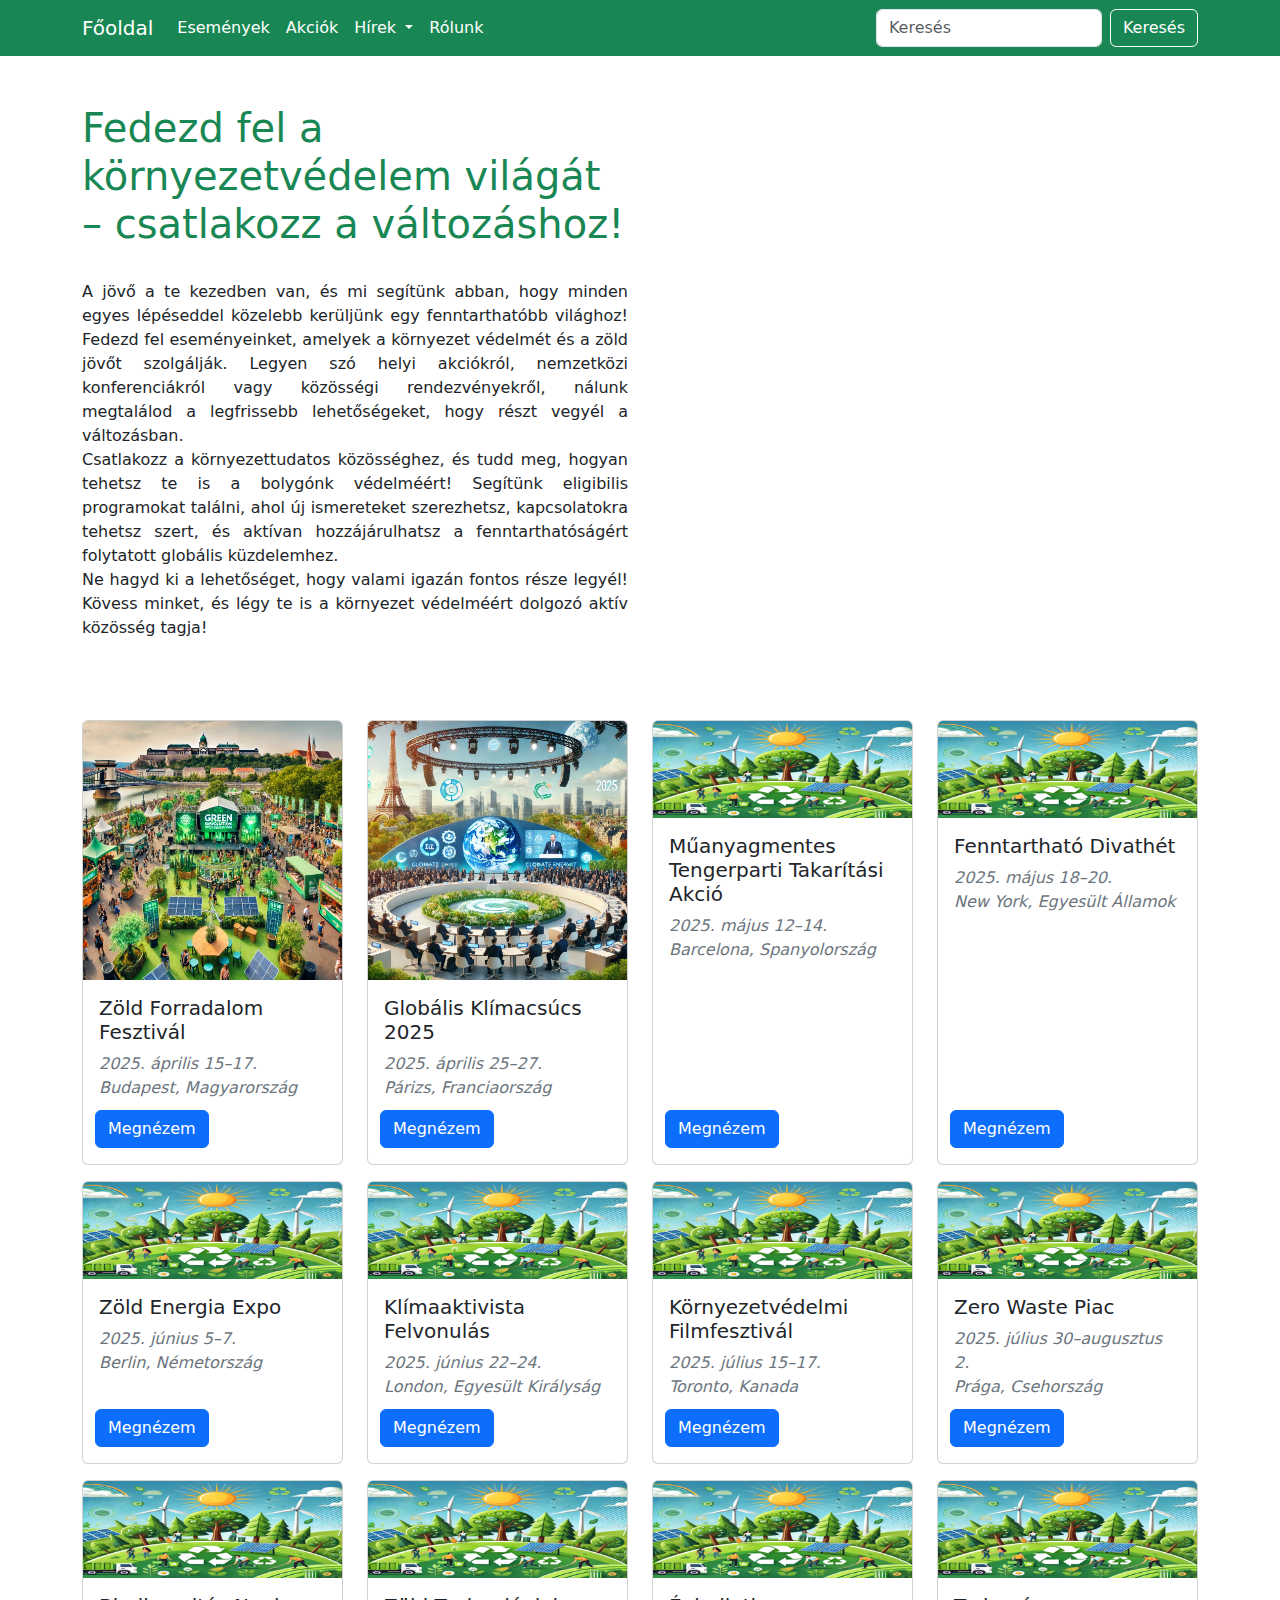
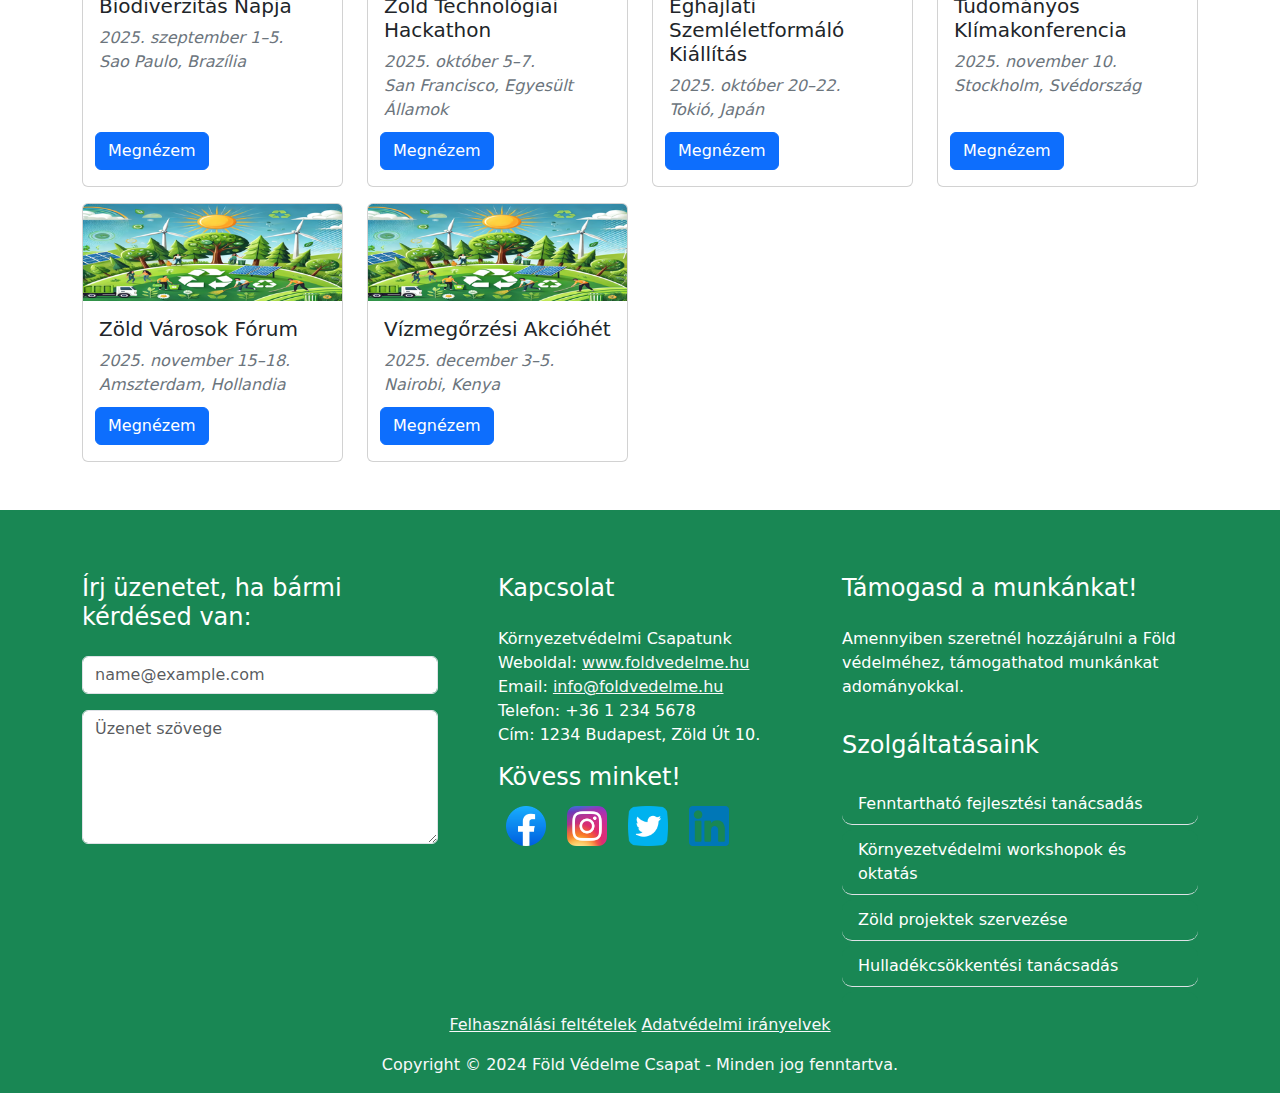
<file: esemeny.html>
<!doctype html>
<html lang="hu">
  <head>
    <meta charset="utf-8">
    <meta name="viewport" content="width=device-width, initial-scale=1">
    <title>Mi bolygónk Portál</title>
    <link href="https://cdn.jsdelivr.net/npm/bootstrap@5.3.3/dist/css/bootstrap.min.css" rel="stylesheet" integrity="sha384-QWTKZyjpPEjISv5WaRU9OFeRpok6YctnYmDr5pNlyT2bRjXh0JMhjY6hW+ALEwIH" crossorigin="anonymous">
    <link rel="stylesheet" href="style.css">
  </head>
  <body>
    <nav class="navbar navbar-expand-lg  bg-success">
        <div class="container">
            <i class="bi bi-globe-asia-australia text-white"></i>
            <a class="navbar-brand text-white" href="index.html"></i>Főoldal</a>
          <button class="navbar-toggler" type="button" data-bs-toggle="collapse" data-bs-target="#navbarSupportedContent" aria-controls="navbarSupportedContent" aria-expanded="false" aria-label="Toggle navigation">
            <span class="navbar-toggler-icon"></span>
          </button>
          <div class="collapse navbar-collapse" id="navbarSupportedContent">
            <ul class="navbar-nav me-auto mb-2 mb-lg-0">
              <li class="nav-item">
                <a class="nav-link text-white" href="esemeny.html">Események</a>
              </li>
              <li class="nav-item">
                <a class="nav-link text-white" href="akcio.html">Akciók</a>
              </li>
              <li class="nav-item dropdown">
                <a class="nav-link dropdown-toggle text-white" href="#" role="button" data-bs-toggle="dropdown" aria-expanded="false">
                  Hírek
                </a>
                <ul class="dropdown-menu">
                  <li><a class="dropdown-item" href="hir.html" onclick="global()">Globális</a></li>
                  <li><a class="dropdown-item" href="hir.html" onclick="helyi()">Helyi</a></li>
                  <li><a class="dropdown-item" href="hir.html" onclick="mind()">Mind</a></li>
                </ul>
              </li>
              <li class="nav-item">
                <a class="nav-link text-white" href="rolunk.html">Rólunk</a>
              </li>  
            </ul>
            <form class="d-flex" role="search">
              <input class="form-control me-2" type="search" placeholder="Keresés" aria-label="Search">
              <button class="btn btn-outline-white border-white text-white" type="submit">Keresés</button>
            </form>
          </div>
        </div>
      </nav>
    
    
      <div class="container">
        <div class="row mt-5">
          <div class="col-6">
            <h1 class="h1. Bootstrap heading text-success">Fedezd fel a környezetvédelem világát – csatlakozz a változáshoz!</h1>
            <p style="text-align: justify;">
              <br>A jövő a te kezedben van, és mi segítünk abban, hogy minden egyes lépéseddel közelebb kerüljünk egy fenntarthatóbb világhoz! Fedezd fel eseményeinket, amelyek a környezet védelmét és a zöld jövőt szolgálják. Legyen szó helyi akciókról, nemzetközi konferenciákról vagy közösségi rendezvényekről, nálunk megtalálod a legfrissebb lehetőségeket, hogy részt vegyél a változásban.
              <br>Csatlakozz a környezettudatos közösséghez, és tudd meg, hogyan tehetsz te is a bolygónk védelméért! Segítünk eligibilis programokat találni, ahol új ismereteket szerezhetsz, kapcsolatokra tehetsz szert, és aktívan hozzájárulhatsz a fenntarthatóságért folytatott globális küzdelemhez.
              <br>Ne hagyd ki a lehetőséget, hogy valami igazán fontos része legyél! Kövess minket, és légy te is a környezet védelméért dolgozó aktív közösség tagja!</p>
          </div>
        </div>
        
        <div class="row mt-5">
          
            <div class="col-3 mt-3">
              <div class="card h-100" style="max-width: 22rem;">
                  <img src="kepek/esemeny/1.webp" class="card-img-top" alt="...">
                  <div class="card-body">
                    <h5 class="card-title">Zöld Forradalom Fesztivál</h5>
                    <p class="card-text text-secondary fst-italic">2025. április 15–17.<br>Budapest, Magyarország</p>
                    <div class="row mt-5">
                      <div class="col position-absolute bottom-0 end-0 mb-3">
                          <a href="#" class="btn btn-primary" data-bs-toggle="modal" data-bs-target="#m1">Megnézem</a>
                      </div>
                      
                    </div>
                  </div>
              </div>
            </div>
          

          <div class="modal" tabindex="-1" id="m1">
            <div class="modal-dialog modal-dialog-centered">
              <div class="modal-content p-3">
                <div class="modal-header">
                  <h5 class="modal-title">Zöld Forradalom Fesztivál</h5>
                  <button type="button" class="btn-close" data-bs-dismiss="modal" aria-label="Close"></button>
                </div>
                <div class="modal-body">
                  <p id="i1" style="text-align: justify;">Esemény leírása: A Zöld Forradalom Fesztivál egy háromnapos esemény, amely a fenntarthatóságra és a környezetvédelemre összpontosít. A rendezvény helyet ad előadásoknak, workshopoknak, valamint zöld technológiai kiállításoknak. A látogatók különböző programokon vehetnek részt, amelyek segítenek megérteni a klímaváltozással kapcsolatos legújabb kutatásokat és a környezetbarát életmód lehetőségeit.
                    <br>Tudnivalók: A rendezvény ingyenes, de regisztráció szükséges. A fesztivál célja, hogy ösztönözze a résztvevőket a fenntartható megoldások keresésére a mindennapi életben.</p>
                  <img src="kepek/esemeny/1.webp" class="w-100">
                </div>
                <div class="modal-footer">
                  <button type="button" class="btn btn-primary" data-bs-dismiss="modal">Bezár</button>
                </div>
              </div>
            </div>
          </div>
        


        
          <div class="col-3 mt-3">
            <div class="card h-100" style="max-width: 22rem;">
                <img src="kepek/esemeny/2.webp" class="card-img-top" alt="...">
                <div class="card-body">
                  <h5 class="card-title">Globális Klímacsúcs 2025</h5>
                  <p class="card-text text-secondary fst-italic">2025. április 25–27.<br>Párizs, Franciaország</p>
                  <div class="row mt-5">
                    <div class="col position-absolute bottom-0 end-0 mb-3">
                        <a href="#" class="btn btn-primary" data-bs-toggle="modal" data-bs-target="#m2">Megnézem</a>
                    </div>
                    
                  </div>
                </div>
            </div>
          </div>

          <div class="modal" tabindex="-1" id="m2">
            <div class="modal-dialog modal-dialog-centered">
              <div class="modal-content p-3">
                <div class="modal-header">
                  <h5 class="modal-title">Globális Klímacsúcs 2024</h5>
                  <button type="button" class="btn-close" data-bs-dismiss="modal" aria-label="Close"></button>
                </div>
                <div class="modal-body">
                  <p id="i2" style="text-align: justify;">Esemény leírása: A globális klímacsúcs célja a nemzetközi együttműködés erősítése a globális felmelegedés megfékezésére. A világ vezető politikai és gazdasági döntéshozói, tudósok, valamint civil szervezetek találkoznak, hogy meghatározzák a következő évtizedek klímavédelmi irányvonalait és konkrét cselekvési terveket dolgozzanak ki.
                    <br>Tudnivalók: A csúcsot a globális éghajlati célok mentén szervezik, és a középpontban a karbonsemleges gazdaságok kialakítása áll.</p>
                  <img src="kepek/esemeny/2.webp" class="w-100">
                </div>
                <div class="modal-footer">
                  <button type="button" class="btn btn-primary" data-bs-dismiss="modal">Bezár</button>
                </div>
              </div>
            </div>
          </div>


          <div class="col-3 mt-3">
            <div class="card h-100" style="max-width: 22rem;">
                <img src="slider1.png" class="card-img-top" alt="...">
                <div class="card-body">
                  <h5 class="card-title">Műanyagmentes Tengerparti Takarítási Akció</h5>
                  <p class="card-text text-secondary fst-italic">2025. május 12–14.<br>Barcelona, Spanyolország</p>
                  <div class="row mt-5">
                    <div class="col position-absolute bottom-0 end-0 mb-3">
                        <a href="#" class="btn btn-primary" data-bs-toggle="modal" data-bs-target="#m3">Megnézem</a>
                    </div>
                    
                  </div>
                </div>
            </div>
          </div>

          <div class="modal" tabindex="-1" id="m3">
            <div class="modal-dialog modal-dialog-centered">
              <div class="modal-content p-3">
                <div class="modal-header">
                  <h5 class="modal-title">Műanyagmentes Tengerparti Takarítási Akció</h5>
                  <button type="button" class="btn-close" data-bs-dismiss="modal" aria-label="Close"></button>
                </div>
                <div class="modal-body">
                  <p id="i3" style="text-align: justify;">Esemény leírása: Az esemény célja, hogy a helyi közösséget bevonja a tengerpartok tisztításába, megszüntetve a műanyag hulladékot, amely károsítja az élővilágot. A résztvevők önkéntesen gyűjtik a szemetet, miközben edukatív programokon vesznek részt a hulladékcsökkentés fontosságáról.
                    <br>Tudnivalók: A program mindenki számára nyitott, a szervezők biztosítanak a szükséges eszközöket (kesztyű, zsákok). A cél, hogy minél több műanyag hulladékot távolítsanak el, és felhívják a figyelmet a fenntarthatóságra.</p>
                  <img src="slider1.png" class="w-100">
                </div>
                <div class="modal-footer">
                  <button type="button" class="btn btn-primary" data-bs-dismiss="modal">Bezár</button>
                </div>
              </div>
            </div>
          </div>


          <div class="col-3 mt-3">
            <div class="card h-100" style="max-width: 22rem;">
                <img src="slider1.png" class="card-img-top" alt="...">
                <div class="card-body">
                  <h5 class="card-title">Fenntartható Divathét</h5>
                  <p class="card-text text-secondary fst-italic">2025. május 18–20.<br>New York, Egyesült Államok</p>
                  <div class="row mt-5">
                    <div class="col position-absolute bottom-0 end-0 mb-3">
                        <a href="#" class="btn btn-primary" data-bs-toggle="modal" data-bs-target="#m4">Megnézem</a>
                    </div>
                    
                  </div>
                </div>
            </div>
          </div>

          <div class="modal" tabindex="-1" id="m4">
            <div class="modal-dialog modal-dialog-centered">
              <div class="modal-content p-3">
                <div class="modal-header">
                  <h5 class="modal-title">Fenntartható Divathét</h5>
                  <button type="button" class="btn-close" data-bs-dismiss="modal" aria-label="Close"></button>
                </div>
                <div class="modal-body">
                  <p id="i4" style="text-align: justify;">Esemény leírása: A Fenntartható Divathét az öko-barát és etikus divatvilág legújabb trendjeit mutatja be. A rendezvény célja, hogy a divatipar környezetre gyakorolt hatását minimalizálja, és népszerűsítse a fenntartható anyagok használatát. A rendezvényen bemutatásra kerülnek olyan tervezők, akik az etikus munkavégzést és a zöld anyagokat választják.
                    <br>Tudnivalók: A rendezvény jegyvásárlásra is elérhető, a látogatók workshopokon tanulhatják meg a fenntartható divat alapjait.</p>
                  <img src="slider1.png" class="w-100">
                </div>
                <div class="modal-footer">
                  <button type="button" class="btn btn-primary" data-bs-dismiss="modal">Bezár</button>
                </div>
              </div>
            </div>
          </div>



          <div class="col-3 mt-3">
            <div class="card h-100" style="max-width: 22rem;">
                <img src="slider1.png" class="card-img-top" alt="...">
                <div class="card-body">
                  <h5 class="card-title">Zöld Energia Expo</h5>
                  <p class="card-text text-secondary fst-italic">2025. június 5–7.<br>Berlin, Németország</p>
                  <div class="row mt-5">
                    <div class="col position-absolute bottom-0 end-0 mb-3">
                        <a href="#" class="btn btn-primary" data-bs-toggle="modal" data-bs-target="#m5">Megnézem</a>
                    </div>
                    
                  </div>
                </div>
            </div>
          </div>

          <div class="modal" tabindex="-1" id="m5">
            <div class="modal-dialog modal-dialog-centered">
              <div class="modal-content p-3">
                <div class="modal-header">
                  <h5 class="modal-title">Zöld Energia Expo</h5>
                  <button type="button" class="btn-close" data-bs-dismiss="modal" aria-label="Close"></button>
                </div>
                <div class="modal-body">
                  <p id="i5" style="text-align: justify;">Esemény leírása: A Zöld Energia Expo kiállítás és konferencia, amely az alternatív energiaforrásokat, mint például a nap- és szélenergiát népszerűsíti. A legújabb technológiai újításokat mutatják be, valamint esettanulmányokkal ismertetik a megújuló energiák alkalmazásának előnyeit és kihívásait.
                    <br>Tudnivalók: A rendezvény szakmai közönség számára is hasznos, a látogatók betekintést nyerhetnek a legújabb zöld technológiákba.</p>
                  <img src="slider1.png" class="w-100">
                </div>
                <div class="modal-footer">
                  <button type="button" class="btn btn-primary" data-bs-dismiss="modal">Bezár</button>
                </div>
              </div>
            </div>
          </div>


          <div class="col-3 mt-3">
            <div class="card h-100" style="max-width: 22rem;">
                <img src="slider1.png" class="card-img-top" alt="...">
                <div class="card-body">
                  <h5 class="card-title">Klímaaktivista Felvonulás</h5>
                  <p class="card-text text-secondary fst-italic">2025. június 22–24.<br>London, Egyesült Királyság</p>
                  <div class="row mt-5">
                    <div class="col position-absolute bottom-0 end-0 mb-3">
                        <a href="#" class="btn btn-primary" data-bs-toggle="modal" data-bs-target="#m6">Megnézem</a>
                    </div>
                    
                  </div>
                </div>
            </div>
          </div>

          <div class="modal" tabindex="-1" id="m6">
            <div class="modal-dialog modal-dialog-centered">
              <div class="modal-content p-3">
                <div class="modal-header">
                  <h5 class="modal-title">Klímaaktivista Felvonulás</h5>
                  <button type="button" class="btn-close" data-bs-dismiss="modal" aria-label="Close"></button>
                </div>
                <div class="modal-body">
                  <p id="i6" style="text-align: justify;">Esemény leírása: A klímaaktivisták szerveztek egy felvonulást, amely célja, hogy felhívja a figyelmet a globális felmelegedés ellen tett intézkedések sürgetésére. A résztvevők plakátokkal és transzparensekkel demonstrálnak, miközben számos ismert aktivista tart előadást a klímaváltozás hatásairól.
                    <br>Tudnivalók: A rendezvény célja, hogy politikai nyomást gyakoroljon a döntéshozókra a környezetvédelmi intézkedések felgyorsítása érdekében.</p>
                  <img src="slider1.png" class="w-100">
                </div>
                <div class="modal-footer">
                  <button type="button" class="btn btn-primary" data-bs-dismiss="modal">Bezár</button>
                </div>
              </div>
            </div>
          </div>



          <div class="col-3 mt-3">
            <div class="card h-100" style="max-width: 22rem;">
                <img src="slider1.png" class="card-img-top" alt="...">
                <div class="card-body">
                  <h5 class="card-title">Környezetvédelmi Filmfesztivál</h5>
                  <p class="card-text text-secondary fst-italic">2025. július 15–17.<br>Toronto, Kanada</p>
                  <div class="row mt-5">
                    <div class="col position-absolute bottom-0 end-0 mb-3">
                        <a href="#" class="btn btn-primary" data-bs-toggle="modal" data-bs-target="#m7">Megnézem</a>
                    </div>
                    
                  </div>
                </div>
            </div>
          </div>

          <div class="modal" tabindex="-1" id="m7">
            <div class="modal-dialog modal-dialog-centered">
              <div class="modal-content p-3">
                <div class="modal-header">
                  <h5 class="modal-title">Környezetvédelmi Filmfesztivál</h5>
                  <button type="button" class="btn-close" data-bs-dismiss="modal" aria-label="Close"></button>
                </div>
                <div class="modal-body">
                  <p id="i7" style="text-align: justify;">Esemény leírása: A filmfesztivál a környezetvédelmi témákra összpontosít, és olyan dokumentumfilmeket mutat be, amelyek a klímaváltozás hatásait, a természetvédelem fontosságát, valamint a fenntartható jövőt ábrázolják. A filmeket a közönség közvetlenül a rendezvény keretein belül is megtekintheti, valamint közönségtalálkozókat is szerveznek.
                    <br>Tudnivalók: A fesztivál jegyvásárlással látogatható, és a helyi iskolák számára is szerveznek diákvetítéseket.</p>
                  <img src="slider1.png" class="w-100">
                </div>
                <div class="modal-footer">
                  <button type="button" class="btn btn-primary" data-bs-dismiss="modal">Bezár</button>
                </div>
              </div>
            </div>
          </div>


          <div class="col-3 mt-3">
            <div class="card h-100" style="max-width: 22rem;">
                <img src="slider1.png" class="card-img-top" alt="...">
                <div class="card-body">
                  <h5 class="card-title">Zero Waste Piac</h5>
                  <p class="card-text text-secondary fst-italic">2025. július 30–augusztus 2.<br>Prága, Csehország</p>
                  <div class="row mt-5">
                    <div class="col position-absolute bottom-0 end-0 mb-3">
                        <a href="#" class="btn btn-primary" data-bs-toggle="modal" data-bs-target="#m8">Megnézem</a>
                    </div>
                    
                  </div>
                </div>
            </div>
          </div>

          <div class="modal" tabindex="-1" id="m8">
            <div class="modal-dialog modal-dialog-centered">
              <div class="modal-content p-3">
                <div class="modal-header">
                  <h5 class="modal-title">Zero Waste Piac</h5>
                  <button type="button" class="btn-close" data-bs-dismiss="modal" aria-label="Close"></button>
                </div>
                <div class="modal-body">
                  <p id="i8" style="text-align: justify;">Esemény leírása: A Zero Waste Piac egy olyan rendezvény, amely a hulladékmentes életmódot népszerűsíti. Az eseményen helyi termelők és kézművesek mutatják be termékeiket, melyek mind fenntartható módon készülnek, és a csomagolásuk is minimalizált. A piacon ételek, italok, és egyéb termékek vásárolhatók.
                    <br>Tudnivalók: A piac mindenki számára nyitott, és különböző edukatív programokkal várják a látogatókat, hogy segítsenek a zero waste életmód elsajátításában.</p>
                  <img src="slider1.png" class="w-100">
                </div>
                <div class="modal-footer">
                  <button type="button" class="btn btn-primary" data-bs-dismiss="modal">Bezár</button>
                </div>
              </div>
            </div>
          </div>


          <div class="col-3 mt-3">
            <div class="card h-100" style="max-width: 22rem;">
                <img src="slider1.png" class="card-img-top" alt="...">
                <div class="card-body">
                  <h5 class="card-title">Biodiverzitás Napja</h5>
                  <p class="card-text text-secondary fst-italic">2025. szeptember 1–5.<br>Sao Paulo, Brazília</p>
                  <div class="row mt-5">
                    <div class="col position-absolute bottom-0 end-0 mb-3">
                        <a href="#" class="btn btn-primary" data-bs-toggle="modal" data-bs-target="#m9">Megnézem</a>
                    </div>
                    
                  </div>
                </div>
            </div>
          </div>

          <div class="modal" tabindex="-1" id="m9">
            <div class="modal-dialog modal-dialog-centered">
              <div class="modal-content p-3">
                <div class="modal-header">
                  <h5 class="modal-title">Biodiverzitás Napja</h5>
                  <button type="button" class="btn-close" data-bs-dismiss="modal" aria-label="Close"></button>
                </div>
                <div class="modal-body">
                  <p id="i9" style="text-align: justify;">Esemény leírása: A Biodiverzitás Napja egy globális esemény, amely a biológiai sokféleség megőrzésére hívja fel a figyelmet. A rendezvényen tudósok, környezetvédők és kormányzati képviselők tartanak előadásokat és beszélgetéseket a természetvédelem fontosságáról. A látogatók interaktív bemutatókon is részt vehetnek.
                    <br>Tudnivalók: Az esemény ingyenesen látogatható, és a célja, hogy minél több embert bevonjon a biológiai sokféleség megőrzésébe.</p>
                  <img src="slider1.png" class="w-100">
                </div>
                <div class="modal-footer">
                  <button type="button" class="btn btn-primary" data-bs-dismiss="modal">Bezár</button>
                </div>
              </div>
            </div>
          </div>



          <div class="col-3 mt-3">
            <div class="card h-100" style="max-width: 22rem;">
                <img src="slider1.png" class="card-img-top" alt="...">
                <div class="card-body">
                  <h5 class="card-title">Zöld Technológiai Hackathon</h5>
                  <p class="card-text text-secondary fst-italic">2025. október 5–7.<br>San Francisco, Egyesült Államok</p>
                  <div class="row mt-5">
                    <div class="col position-absolute bottom-0 end-0 mb-3">
                        <a href="#" class="btn btn-primary" data-bs-toggle="modal" data-bs-target="#m10">Megnézem</a>
                    </div>
                    
                  </div>
                </div>
            </div>
          </div>

          <div class="modal" tabindex="-1" id="m10">
            <div class="modal-dialog modal-dialog-centered">
              <div class="modal-content p-3">
                <div class="modal-header">
                  <h5 class="modal-title">Zöld Technológiai Hackathon</h5>
                  <button type="button" class="btn-close" data-bs-dismiss="modal" aria-label="Close"></button>
                </div>
                <div class="modal-body">
                  <p id="i10" style="text-align: justify;">Esemény leírása: A hackathon célja, hogy a fiatal mérnökök és innovátorok zöld technológiai megoldásokat találjanak a környezeti problémákra. A verseny során a csapatok különböző kihívásokra reagálnak, például a széndioxid-kibocsátás csökkentésére vagy a vízhasználat optimalizálására.
                    <br>Tudnivalók: A rendezvény regisztrációhoz kötött, és díjazásban részesülnek azok a csapatok, akik a leginnovatívabb megoldásokat kínálják.</p>
                  <img src="slider1.png" class="w-100">
                </div>
                <div class="modal-footer">
                  <button type="button" class="btn btn-primary" data-bs-dismiss="modal">Bezár</button>
                </div>
              </div>
            </div>
          </div>



          <div class="col-3 mt-3">
            <div class="card h-100" style="max-width: 22rem;">
                <img src="slider1.png" class="card-img-top" alt="...">
                <div class="card-body">
                  <h5 class="card-title">Éghajlati Szemléletformáló Kiállítás</h5>
                  <p class="card-text text-secondary fst-italic">2025. október 20–22.<br>Tokió, Japán</p>
                  <div class="row mt-5">
                    <div class="col position-absolute bottom-0 end-0 mb-3">
                        <a href="#" class="btn btn-primary" data-bs-toggle="modal" data-bs-target="#m11">Megnézem</a>
                    </div>
                    
                  </div>
                </div>
            </div>
          </div>

          <div class="modal" tabindex="-1" id="m11">
            <div class="modal-dialog modal-dialog-centered">
              <div class="modal-content p-3">
                <div class="modal-header">
                  <h5 class="modal-title">Éghajlati Szemléletformáló Kiállítás</h5>
                  <button type="button" class="btn-close" data-bs-dismiss="modal" aria-label="Close"></button>
                </div>
                <div class="modal-body">
                  <p id="i11" style="text-align: justify;">Esemény leírása: A kiállítás célja, hogy a látogatók számára interaktív módon bemutassa a klímaváltozás hatásait és a lehetséges megoldásokat. A különböző tematikus zónákban, mint például a vízgazdálkodás, fenntartható mezőgazdaság, és megújuló energia, a látogatók megismerhetik a legújabb tudományos eredményeket és kezdeményezéseket.
                    <br>Tudnivalók: A kiállítás a családok számára is érdekes, a szervezők külön gyerekprogramokat is kínálnak.</p>
                  <img src="slider1.png" class="w-100">
                </div>
                <div class="modal-footer">
                  <button type="button" class="btn btn-primary" data-bs-dismiss="modal">Bezár</button>
                </div>
              </div>
            </div>
          </div>



          <div class="col-3 mt-3">
            <div class="card h-100" style="max-width: 22rem;">
                <img src="slider1.png" class="card-img-top" alt="...">
                <div class="card-body">
                  <h5 class="card-title">Tudományos Klímakonferencia</h5>
                  <p class="card-text text-secondary fst-italic">2025. november 10.<br>Stockholm, Svédország</p>
                  <div class="row mt-5">
                    <div class="col position-absolute bottom-0 end-0 mb-3">
                        <a href="#" class="btn btn-primary" data-bs-toggle="modal" data-bs-target="#m12">Megnézem</a>
                    </div>
                    
                  </div>
                </div>
            </div>
          </div>

          <div class="modal" tabindex="-1" id="m12">
            <div class="modal-dialog modal-dialog-centered">
              <div class="modal-content p-3">
                <div class="modal-header">
                  <h5 class="modal-title">Tudományos Klímakonferencia</h5>
                  <button type="button" class="btn-close" data-bs-dismiss="modal" aria-label="Close"></button>
                </div>
                <div class="modal-body">
                  <p id="i12" style="text-align: justify;">Esemény leírása: A konferencia a legújabb klímaváltozással kapcsolatos kutatásokat és tudományos eredményeket ismerteti. A világ legnevesebb tudósai és kutatói tartanak előadásokat, amelyek fókuszálnak a globális felmelegedés megértésére és a lehetséges technológiai megoldásokra.
                    <br>Tudnivalók: A konferencia szakemberek számára nyitott, de az online közvetítés révén a szélesebb közönség is értesülhet az eseményekről.</p>
                  <img src="slider1.png" class="w-100">
                </div>
                <div class="modal-footer">
                  <button type="button" class="btn btn-primary" data-bs-dismiss="modal">Bezár</button>
                </div>
              </div>
            </div>
          </div>



          <div class="col-3 mt-3">
            <div class="card h-100" style="max-width: 22rem;">
                <img src="slider1.png" class="card-img-top" alt="...">
                <div class="card-body">
                  <h5 class="card-title">Zöld Városok Fórum</h5>
                  <p class="card-text text-secondary fst-italic">2025. november 15–18.<br>Amszterdam, Hollandia</p>
                  <div class="row mt-5">
                    <div class="col position-absolute bottom-0 end-0 mb-3">
                        <a href="#" class="btn btn-primary" data-bs-toggle="modal" data-bs-target="#m13">Megnézem</a>
                    </div>
                    
                  </div>
                </div>
            </div>
          </div>

          <div class="modal" tabindex="-1" id="m13">
            <div class="modal-dialog modal-dialog-centered">
              <div class="modal-content p-3">
                <div class="modal-header">
                  <h5 class="modal-title">Zöld Városok Fórum</h5>
                  <button type="button" class="btn-close" data-bs-dismiss="modal" aria-label="Close"></button>
                </div>
                <div class="modal-body">
                  <p id="i13" style="text-align: justify;">Esemény leírása: A Zöld Városok Fórum célja, hogy a városi környezet fenntartható fejlődését támogassa. A fórumon különböző városok vezetői és szakértők osztják meg tapasztalataikat a zöld városfejlesztési projektekről, mint a fenntartható közlekedés, zöld épületek, és az energiahatékonyság.
                    <br>Tudnivalók: A fórum ingyenes, de regisztráció szükséges, és a célja, hogy ösztönözze a városi környezetek zöldítését és fenntarthatóságát.</p>
                  <img src="slider1.png" class="w-100">
                </div>
                <div class="modal-footer">
                  <button type="button" class="btn btn-primary" data-bs-dismiss="modal">Bezár</button>
                </div>
              </div>
            </div>
          </div>


          <div class="col-3 mt-3">
            <div class="card h-100" style="max-width: 22rem;">
                <img src="slider1.png" class="card-img-top" alt="...">
                <div class="card-body">
                  <h5 class="card-title">Vízmegőrzési Akcióhét</h5>
                  <p class="card-text text-secondary fst-italic">2025. december 3–5.<br>Nairobi, Kenya</p>
                  <div class="row mt-5">
                    <div class="col position-absolute bottom-0 end-0 mb-3">
                        <a href="#" class="btn btn-primary" data-bs-toggle="modal" data-bs-target="#m14">Megnézem</a>
                    </div>
                    
                  </div>
                </div>
            </div>
          </div>

          <div class="modal" tabindex="-1" id="m14">
            <div class="modal-dialog modal-dialog-centered">
              <div class="modal-content p-3">
                <div class="modal-header">
                  <h5 class="modal-title">Vízmegőrzési Akcióhét</h5>
                  <button type="button" class="btn-close" data-bs-dismiss="modal" aria-label="Close"></button>
                </div>
                <div class="modal-body">
                  <p id="i14" style="text-align: justify;">Esemény leírása: A Vízmegőrzési Akcióhét célja, hogy felhívja a figyelmet a vízválságra, és ösztönözze a közösségeket a víz erőforrásainak fenntartható kezelésére. A rendezvényen számos szakértő és aktivista tart előadást, valamint közösségi projektek indulnak, amelyek segítenek javítani a vízminőséget és hozzáférhetőséget.
                    <br>Tudnivalók: A rendezvény ingyenes, és nyitott a helyi közösségek számára is.</p>
                  <img src="slider1.png" class="w-100">
                </div>
                <div class="modal-footer">
                  <button type="button" class="btn btn-primary" data-bs-dismiss="modal">Bezár</button>
                </div>
              </div>
            </div>
          </div>


          
        




      </div>



      </div>
        
      
      
      <footer class="container-fluid bg-success mt-5" style="min-height: 300px;">
        <div class="container">
          <div class="row mt-5">
          <div class="col-4">
            <div class="mb-3">
              <h4 class="h4 py-3 text-white">Írj üzenetet, ha bármi kérdésed van:</h4>
              <input type="email" class="form-control" id="exampleFormControlInput1" placeholder="name@example.com">
            </div>
            <div class="mb-3">
              <textarea class="form-control" id="exampleFormControlTextarea1" rows="5" placeholder="Üzenet szövege"></textarea>
            </div>
          </div>
          
          <div class="col-4 text-white px-5">
            <h4 class="h4 py-3">Kapcsolat</h4>
            <p>Környezetvédelmi Csapatunk
            <br>Weboldal: <a href="index.html" class="text-light">www.foldvedelme.hu</a>
            <br>Email: <a href="mailto:info@foldvedelme.hu" class="text-light">info@foldvedelme.hu</a>
            <br>Telefon: +36 1 234 5678
            <br>Cím: 1234 Budapest, Zöld Út 10.</p>

            <h4 class="h4" style="margin-bottom: -10px;">Kövess minket!</h4><br>
            
            <img src="kepek/icons/facebook.webp" style="width: 40px; cursor: pointer;" class="mx-2 mb-5"> 
            <img src="kepek/icons/instagram.webp" style="width: 40px; cursor: pointer;" class="mx-2 mb-5">
            <img src="kepek/icons/twitter.png" style="width: 40px; cursor: pointer;" class="mx-2 mb-5">
            <img src="kepek/icons/linkedin.png" style="width: 40px; cursor: pointer;" class="mx-2 mb-5">
            
            </div>
            <div class="col-4 text-white">
              <h4 class="h4 py-3">Támogasd a munkánkat!</h4>
            <p>Amennyiben szeretnél hozzájárulni a Föld védelméhez, támogathatod munkánkat adományokkal.</p>

            <h4 class="h4 py-3">Szolgáltatásaink</h4>
            <ul class="list-group list-group-flush">
              <li class="list-group-item bg-success text-white">Fenntartható fejlesztési tanácsadás</li>
              <li class="list-group-item bg-success text-white">Környezetvédelmi workshopok és oktatás</li>
              <li class="list-group-item bg-success text-white">Zöld projektek szervezése</li>
              <li class="list-group-item bg-success text-white">Hulladékcsökkentési tanácsadás</li>
              <li class="list-group-item bg-success text-white"></li>
            </ul>
            
          </div>
        </div>
        <div class="row">
          <p class="text-center"><a href="" class="text-light">Felhasználási feltételek</a> <a href="" class="text-light">Adatvédelmi irányelvek</a></p>
          <p class="text-light text-center">Copyright &copy; 2024 Föld Védelme Csapat - Minden jog fenntartva.</p>

        </div>
      </div>

      </footer>
      

    
    <script src="https://cdn.jsdelivr.net/npm/bootstrap@5.3.3/dist/js/bootstrap.bundle.min.js" integrity="sha384-YvpcrYf0tY3lHB60NNkmXc5s9fDVZLESaAA55NDzOxhy9GkcIdslK1eN7N6jIeHz" crossorigin="anonymous"></script>
    <script src="hirek.js"></script>
  </body>
</html>
</file>
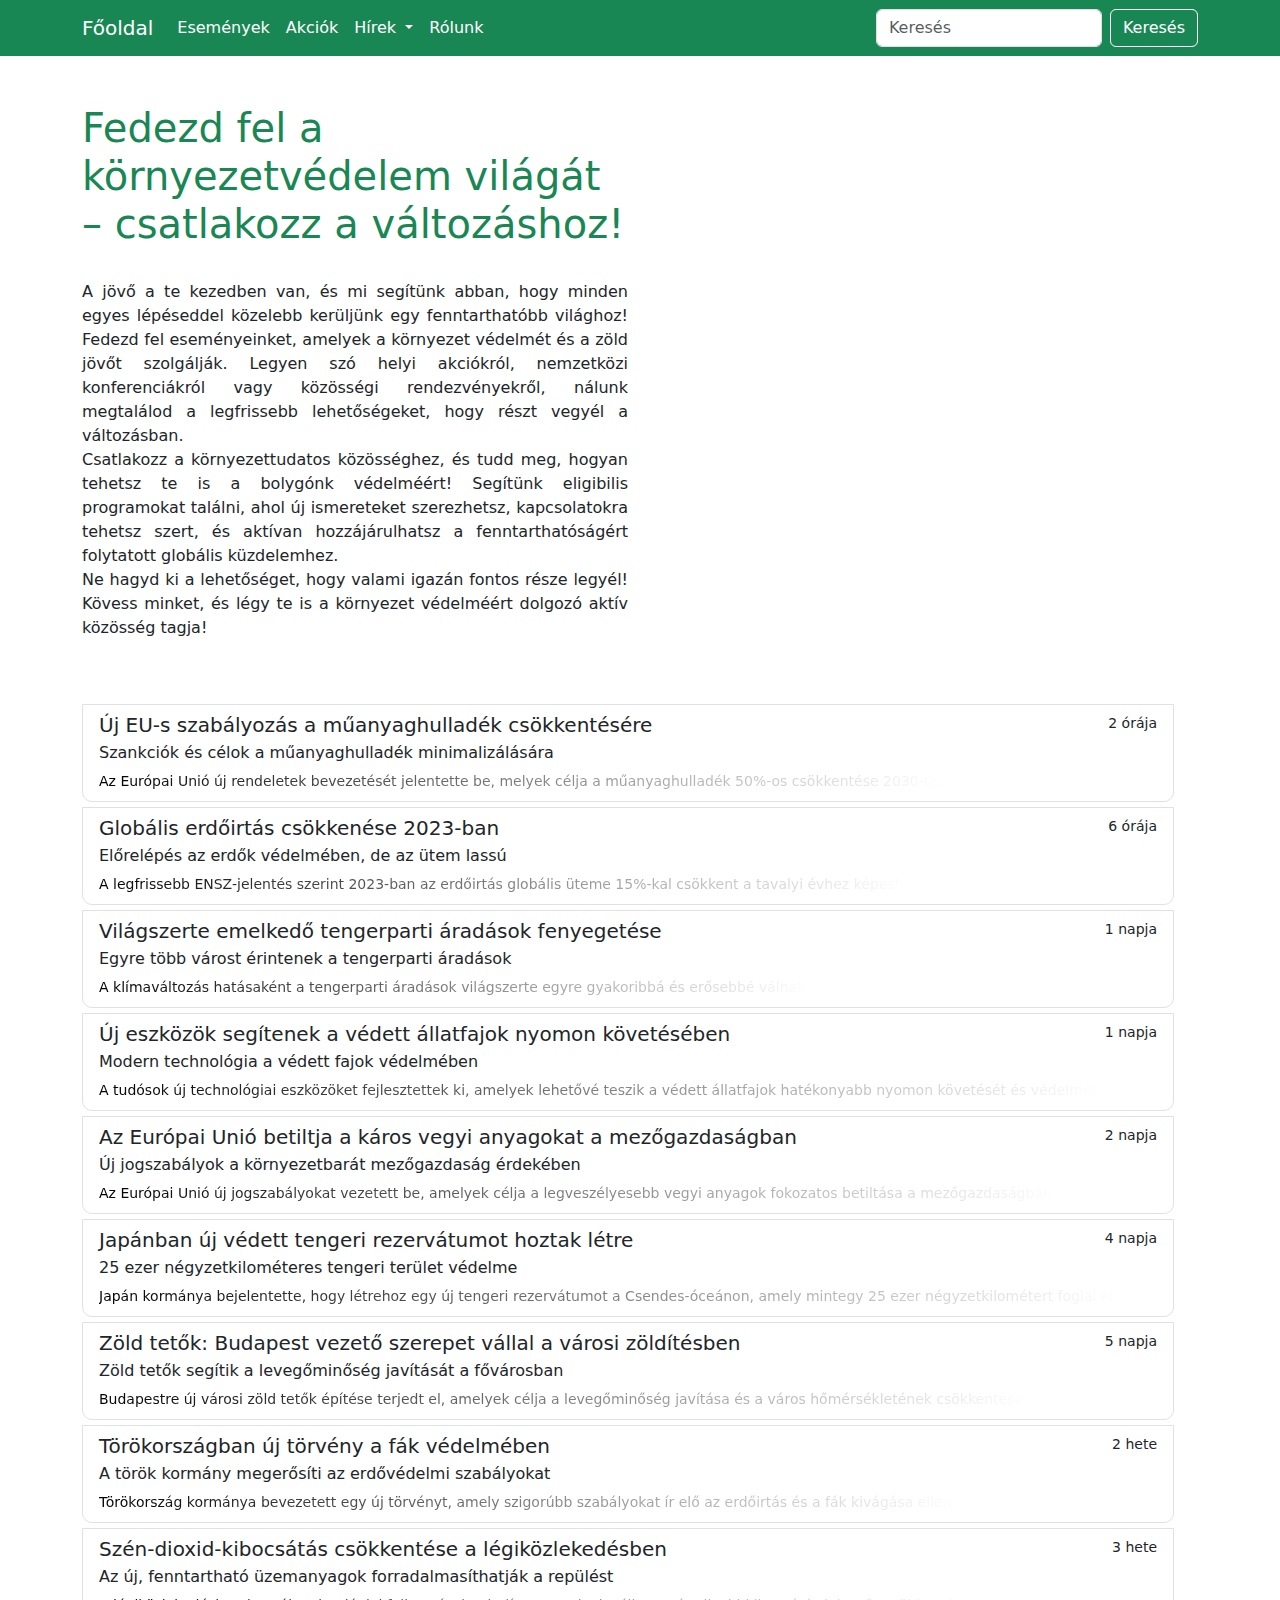
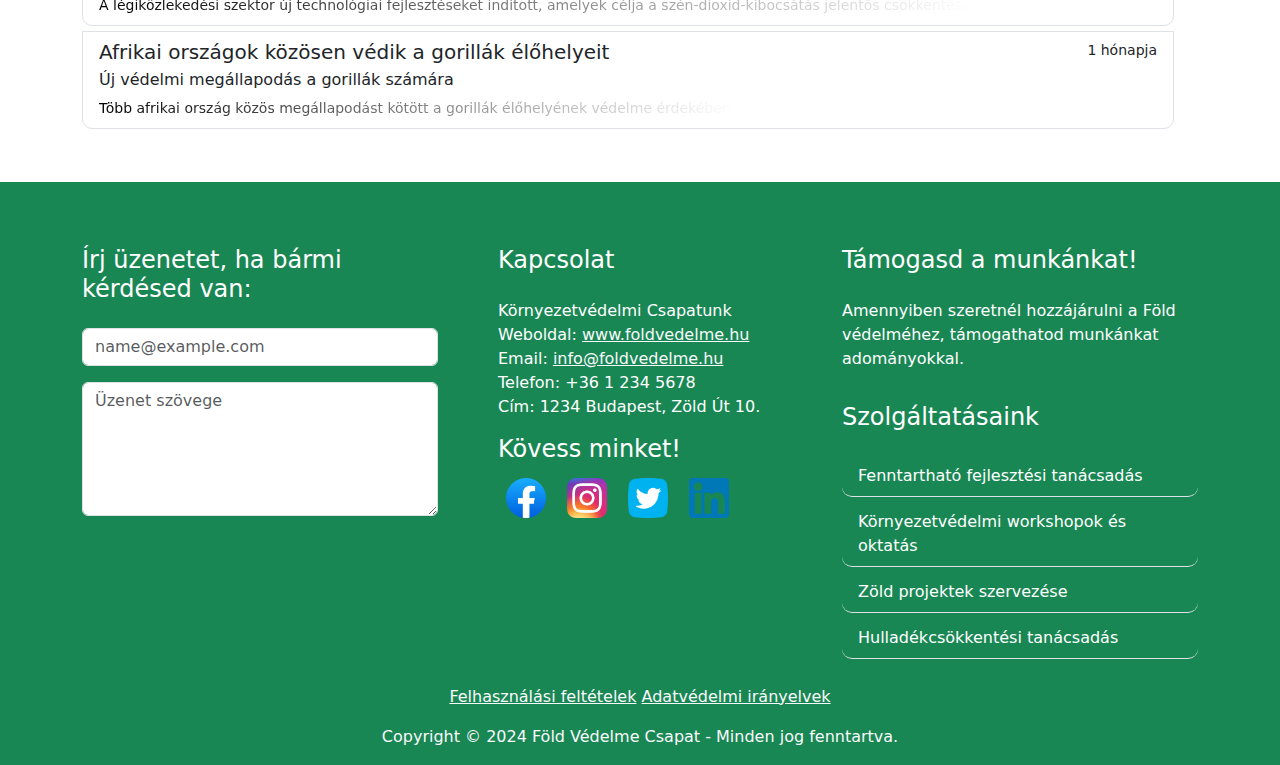
<file: hir.html>
<!doctype html>
<html lang="hu">
  <head>
    <meta charset="utf-8">
    <meta name="viewport" content="width=device-width, initial-scale=1">
    <title>Mi bolygónk Portál</title>
    <link href="https://cdn.jsdelivr.net/npm/bootstrap@5.3.3/dist/css/bootstrap.min.css" rel="stylesheet" integrity="sha384-QWTKZyjpPEjISv5WaRU9OFeRpok6YctnYmDr5pNlyT2bRjXh0JMhjY6hW+ALEwIH" crossorigin="anonymous">
    <link rel="stylesheet" href="style.css">
  </head>
  <body>
    <nav class="navbar navbar-expand-lg  bg-success">
        <div class="container">
            <i class="bi bi-globe-asia-australia text-white"></i>
            <a class="navbar-brand text-white" href="index.html"></i>Főoldal</a>
          <button class="navbar-toggler" type="button" data-bs-toggle="collapse" data-bs-target="#navbarSupportedContent" aria-controls="navbarSupportedContent" aria-expanded="false" aria-label="Toggle navigation">
            <span class="navbar-toggler-icon"></span>
          </button>
          <div class="collapse navbar-collapse" id="navbarSupportedContent">
            <ul class="navbar-nav me-auto mb-2 mb-lg-0">
              <li class="nav-item">
                <a class="nav-link text-white" href="esemeny.html">Események</a>
              </li>
              <li class="nav-item">
                <a class="nav-link text-white" href="akcio.html">Akciók</a>
              </li>
              <li class="nav-item dropdown">
                <a class="nav-link dropdown-toggle text-white" href="#" role="button" data-bs-toggle="dropdown" aria-expanded="false">
                  Hírek
                </a>
                <ul class="dropdown-menu">
                  <li><a class="dropdown-item" href="hir.html?show=globalis">Globális</a></li>
                  <li><a class="dropdown-item" href="hir.html?show=helyi">Helyi</a></li>
                  <li><a class="dropdown-item" href="hir.html?show=mind" onclick="mind()">Mind</a></li>
                </ul>
              </li>
              <li class="nav-item">
                <a class="nav-link text-white" href="rolunk.html">Rólunk</a>
              </li>  
            </ul>
            <form class="d-flex" role="search">
              <input class="form-control me-2" type="search" placeholder="Keresés" aria-label="Search">
              <button class="btn btn-outline-white border-white text-white" type="submit">Keresés</button>
            </form>
          </div>
        </div>
      </nav>
    
    
      <div class="container">
        <div class="row mt-5">
          <div class="col-6">
            <h1 class="h1. Bootstrap heading text-success">Fedezd fel a környezetvédelem világát – csatlakozz a változáshoz!</h1>
            <p style="text-align: justify;">
              <br>A jövő a te kezedben van, és mi segítünk abban, hogy minden egyes lépéseddel közelebb kerüljünk egy fenntarthatóbb világhoz! Fedezd fel eseményeinket, amelyek a környezet védelmét és a zöld jövőt szolgálják. Legyen szó helyi akciókról, nemzetközi konferenciákról vagy közösségi rendezvényekről, nálunk megtalálod a legfrissebb lehetőségeket, hogy részt vegyél a változásban.
              <br>Csatlakozz a környezettudatos közösséghez, és tudd meg, hogyan tehetsz te is a bolygónk védelméért! Segítünk eligibilis programokat találni, ahol új ismereteket szerezhetsz, kapcsolatokra tehetsz szert, és aktívan hozzájárulhatsz a fenntarthatóságért folytatott globális küzdelemhez.
              <br>Ne hagyd ki a lehetőséget, hogy valami igazán fontos része legyél! Kövess minket, és légy te is a környezet védelméért dolgozó aktív közösség tagja!</p>
          </div>
        </div>
        
        <div class="row mt-5">
          
          <div class="row">
            <div class="">
              <div class="list-group" id="accordionExample">
                <article  class="global">
                  <a href="#" class="list-group-item list-group-item-action" data-bs-toggle="collapse" data-bs-target="#collapse1" aria-expanded="false" aria-controls="collapse1">
                    <div class="d-flex w-100 justify-content-between">
                      <h5 class="mb-1">Új EU-s szabályozás a műanyaghulladék csökkentésére</h5>
                      <small>2 órája</small>
                    </div>
                    <p class="mb-1">Szankciók és célok a műanyaghulladék minimalizálására</p>
                    <small class="fading-text">Az Európai Unió új rendeletek bevezetését jelentette be, melyek célja a műanyaghulladék 50%-os csökkentése 2030-ra.</small>
                  </a>
                  <div id="collapse1" class="accordion-collapse collapse" data-bs-parent="#accordionExample">
                    <div class="accordion-body custom-body p-5">
                      <img src="kepek/hir/hir1.png" style="float: right; margin-left: 20px;" class="rounded col-4 img-fluid mb-3">
                      <strong>Az Európai Unió új rendeletek bevezetését jelentette be, melyek célja a műanyaghulladék 50%-os csökkentése 2030-ra.</strong> Az új szabályozás szigorúbb előírásokat tartalmaz a műanyagcsomagolások használatára vonatkozóan, és minden tagállamnak kötelessége lesz megfelelni a céloknak. A jövőben jelentős büntetésekkel kell szembenézniük azoknak a vállalatoknak, amelyek nem csökkentik megfelelően termékeik műanyagtartalmát.
                      <br><br>A változások részeként a műanyag palackok újrahasznosítását is előtérbe helyezik. Az új intézkedések szerint az egyes tagállamoknak 2025-re legalább 30%-kal kell növelniük a műanyaghulladék visszagyűjtését. A szabályozás hatása hosszú távon nemcsak a környezetre, hanem a gazdaságra is komoly hatással lesz, mivel új munkahelyeket teremthet az újrahasznosítási iparágakban.
                      <br><br>Ezeket a célokat az EU már a következő hónapokban elkezdi nyomon követni, és évente értékelni fogják, hogy a tagállamok mennyire teljesítik az előírásokat. A környezetvédők üdvözölték a kezdeményezést, de figyelmeztetnek, hogy csak szoros ellenőrzés mellett lehet biztosítani a hatékonyságot.
                      <br><br>A jövőben minden fogyasztónak és vállalkozásnak szerepet kell vállalnia a műanyagmentes jövő megteremtésében, mivel egyes becslések szerint évente több mint 8 millió tonna műanyag kerül a világóceánokba. Az új szabályozás kulcsfontosságú lépés ezen probléma kezelésében.
                      
                    </div>
                  </div>
                </article>
                

                <article  class="global">
                  <a href="#" class="list-group-item list-group-item-action" data-bs-toggle="collapse" data-bs-target="#collapse2" aria-expanded="false" aria-controls="collapse2">
                    <div class="d-flex w-100 justify-content-between">
                      <h5 class="mb-1">Globális erdőirtás csökkenése 2023-ban</h5>
                      <small>6 órája</small>
                    </div>
                    <p class="mb-1">Előrelépés az erdők védelmében, de az ütem lassú</p>
                    <small class="fading-text">A legfrissebb ENSZ-jelentés szerint 2023-ban az erdőirtás globális üteme 15%-kal csökkent a tavalyi évhez képest.</small>
                  </a>
                  <div id="collapse2" class="accordion-collapse collapse" data-bs-parent="#accordionExample">
                    <div class="accordion-body custom-body p-5">
                      <img src="kepek/hir/hir2.png" style="float: right; margin-left: 20px;" class="rounded col-4 img-fluid mb-3">
                      <strong>A legfrissebb ENSZ-jelentés szerint 2023-ban az erdőirtás globális üteme 15%-kal csökkent a tavalyi évhez képest.</strong> Az adatokat különféle országok erdővédelmi programjai alapján gyűjtötték össze. Az erdők védelme az éghajlatváltozás elleni küzdelem egyik kulcsfontosságú eleme, és a csökkenő erdőirtás új reményt adhat a globális környezetvédelmi törekvéseknek.
                      <br><br>Bár a tendencia biztató, az ütem lassúnak mondható, és sok regionális kormányzatnak még komolyabb erőfeszítéseket kell tennie az erdőirtás teljes megszüntetéséért. Az erdők védelme mellett az illegális fakitermelés elleni küzdelem is egyre fontosabbá válik.
                      <br><br>A fenntartható erdőgazdálkodás és az ökológiai helyreállítási programok támogatása révén számos ország sikeresen csökkentette az erdőirtás mértékét, de a probléma még mindig globális szintű kihívást jelent. Az erdők megóvása érdekében elengedhetetlen a kormányzati intézkedések és a magánszektor közötti szoros együttműködés.
                      <br><br>Az erdők megvédése nemcsak az éghajlatváltozás szempontjából fontos, hanem az ökoszisztémák megóvása és a helyi közösségek számára biztosított fenntartható jövedelem szempontjából is alapvető.
                    </div>
                  </div>
                </article>
              
                <article  class="global">
                  <a href="#" class="list-group-item list-group-item-action" data-bs-toggle="collapse" data-bs-target="#collapse3" aria-expanded="false" aria-controls="collapse3">
                    <div class="d-flex w-100 justify-content-between">
                      <h5 class="mb-1">Világszerte emelkedő tengerparti áradások fenyegetése</h5>
                      <small>1 napja</small>
                    </div>
                    <p class="mb-1">Egyre több várost érintenek a tengerparti áradások</p>
                    <small class="fading-text">A klímaváltozás hatásaként a tengerparti áradások világszerte egyre gyakoribbá és erősebbé válnak,</small>
                  </a>
                  <div id="collapse3" class="accordion-collapse collapse" data-bs-parent="#accordionExample">
                    <div class="accordion-body custom-body p-5">
                      <img src="kepek/hir/hir3.png" style="float: right; margin-left: 20px;" class="rounded col-4 img-fluid mb-3">
                      <strong>A klímaváltozás hatásaként a tengerparti áradások világszerte egyre gyakoribbá és erősebbé válnak,</strong> és számos város, különösen a tengerpartokon fekvő nagyvárosok, egyre inkább veszélybe kerülnek. Az utóbbi években rekordmagasságba emelkedtek a tengervíz szintjei, ami az áradások intenzitását és terjedelmét növeli.
                      <br><br>Az Egyesült Államok, Délkelet-Ázsia és a Karib-térség tengerparti területei különösen érintettek. A kutatók előrejelzései szerint a következő évtizedekben a part menti területek több millió ember számára válhatnak lakhatatlanná. A tengerparti városok, mint Miami, Jakarta és Velence, már most is komoly erőfeszítéseket tesznek a védőgátak építésére és az infrastruktúra megerősítésére.
                      <br><br>A kutatások szerint a jövőben a legnagyobb veszélyt a szuperviharok és a rendkívüli áramlások jelenti, amelyek szélsőséges csapadékot és dagályt hoznak, gyorsan elárasztva a part menti területeket. A tengerparti áradások ellen teendő lépések közé tartozik a fenntartható várostervezés, a zöld infrastruktúra alkalmazása, valamint a partvédelmi programok erősítése.
                      <br><br>A világ tengerparti közösségeinek fel kell készülniük a jövőbeli áradásokra, és mindent el kell követniük, hogy csökkentsék a globális felmelegedés mértékét, amely az áradások számát és súlyosságát is növeli.
                    </div>
                  </div>
                </article>

                <article  class="global">
                  <a href="#" class="list-group-item list-group-item-action" data-bs-toggle="collapse" data-bs-target="#collapse4" aria-expanded="false" aria-controls="collapse4">
                    <div class="d-flex w-100 justify-content-between">
                      <h5 class="mb-1">Új eszközök segítenek a védett állatfajok nyomon követésében</h5>
                      <small>1 napja</small>
                    </div>
                    <p class="mb-1">Modern technológia a védett fajok védelmében</p>
                    <small class="fading-text">A tudósok új technológiai eszközöket fejlesztettek ki, amelyek lehetővé teszik a védett állatfajok hatékonyabb nyomon követését és védelmét.</small>
                  </a>
                  <div id="collapse4" class="accordion-collapse collapse" data-bs-parent="#accordionExample">
                    <div class="accordion-body custom-body p-5">
                      <img src="kepek/hir/hir4.png" style="float: right; margin-left: 20px;" class="rounded col-4 img-fluid mb-3">
                      <strong>A tudósok új technológiai eszközöket fejlesztettek ki, amelyek lehetővé teszik a védett állatfajok hatékonyabb nyomon követését és védelmét.</strong> Az új módszerek, mint például a GPS-követők és az intelligens kamerák, segítenek a szakértőknek a veszélyeztetett fajok vándorlásának, táplálkozási szokásaiknak és élőhelyük állapotának figyelemmel kísérésében.
                      <br><br>A tudósok az új eszközöket már tesztelik több olyan állatfaj esetében, mint a tigrisek, orrszarvúak és egyes madárfajok, amelyek különösen veszélyeztetettek. Az új technológia segít abban, hogy a védett fajokat jobban megértsük, és hatékonyabban tudjunk közbeavatkozni, amikor a populációk csökkenését tapasztaljuk.
                      <br><br>A fejlesztett eszközök nemcsak a fajok védelme szempontjából fontosak, hanem az élőhelyek fenntartásához is elengedhetetlenek. A nyomon követési rendszerek segítségével a kutatók gyorsabban reagálhatnak a környezeti változásokra, mint például az erdőirtás vagy a klímaváltozás hatásai.
                      <br><br>A technológia továbbfejlesztésével és a nemzetközi együttműködések erősítésével a jövőben még nagyobb lépéseket tehetünk a védett állatok megóvása érdekében.
                    </div>
                  </div>
                </article> 


                <article  class="global">
                  <a href="#" class="list-group-item list-group-item-action" data-bs-toggle="collapse" data-bs-target="#collapse5" aria-expanded="false" aria-controls="collapse5">
                    <div class="d-flex w-100 justify-content-between">
                      <h5 class="mb-1">Az Európai Unió betiltja a káros vegyi anyagokat a mezőgazdaságban</h5>
                      <small>2 napja</small>
                    </div>
                    <p class="mb-1">Új jogszabályok a környezetbarát mezőgazdaság érdekében</p>
                    <small class="fading-text">Az Európai Unió új jogszabályokat vezetett be, amelyek célja a legveszélyesebb vegyi anyagok fokozatos betiltása a mezőgazdaságban.</small>
                  </a>
                  <div id="collapse5" class="accordion-collapse collapse" data-bs-parent="#accordionExample">
                    <div class="accordion-body custom-body p-5">
                      <img src="kepek/hir/hir5.png" style="float: right; margin-left: 20px;" class="rounded col-4 img-fluid mb-3">
                      <strong>Az Európai Unió új jogszabályokat vezetett be, amelyek célja a legveszélyesebb vegyi anyagok fokozatos betiltása a mezőgazdaságban.</strong> A rendelet különösen a peszticidek és növényvédő szerek használatát szabályozza, amelyeket a tudósok a talaj és vízszennyezés egyik fő forrásának tartanak. Az EU célja, hogy 2030-ra csökkentse a mezőgazdasági vegyszerek használatát legalább 50%-kal.
                      <br><br>A szabályozás részét képezik a fenntartható alternatívák népszerűsítése, mint a biológiai növényvédelmi módszerek, és a szerves trágyák alkalmazásának elősegítése. A rendeletet az agráripar és a környezetvédelmi csoportok egyaránt üdvözölték, bár sok gazdálkodó aggódik a költségek és a terméshozamok csökkenése miatt.
                      <br><br>A jogszabályokat az EU tagállamai 2024 végéig kötelesek átültetni saját jogrendszerükbe. A célzott támogatások és képzési programok segítenek a gazdáknak alkalmazkodni az új előírásokhoz, miközben biztosítják, hogy az uniós mezőgazdaság továbbra is versenyképes maradjon.
                      <br><br>A szabályozás hosszú távon segíthet abban, hogy csökkentsük a toxikus anyagok talajba és vízbe jutását, és megóvjuk a biodiverzitást, miközben fenntarthatóbb mezőgazdasági gyakorlatokat alakítunk ki.
                    </div>
                  </div>
                </article>


                <article  class="global">
                  <a href="#" class="list-group-item list-group-item-action" data-bs-toggle="collapse" data-bs-target="#collapse6" aria-expanded="false" aria-controls="collapse6">
                    <div class="d-flex w-100 justify-content-between">
                      <h5 class="mb-1">Japánban új védett tengeri rezervátumot hoztak létre</h5>
                      <small>4 napja</small>
                    </div>
                    <p class="mb-1">25 ezer négyzetkilométeres tengeri terület védelme</p>
                    <small class="fading-text">Japán kormánya bejelentette, hogy létrehoz egy új tengeri rezervátumot a Csendes-óceánon, amely mintegy 25 ezer négyzetkilométert foglal el.</small>
                  </a>
                  <div id="collapse6" class="accordion-collapse collapse" data-bs-parent="#accordionExample">
                    <div class="accordion-body custom-body p-5">
                      <img src="kepek/hir/hir6.png" style="float: right; margin-left: 20px;" class="rounded col-4 img-fluid mb-3">
                      <strong>Japán kormánya bejelentette, hogy létrehoz egy új tengeri rezervátumot a Csendes-óceánon, amely mintegy 25 ezer négyzetkilométert foglal el.</strong> Az új védett terület célja a tengeri élővilág, különösen a veszélyeztetett fajok, mint a teknősök és a cetfélék védelme. A döntést a világ vezető tengerbiológusai üdvözölték, mivel az új rezervátum létrehozása jelentős lépést jelent a globális tengeri ökoszisztémák védelmében.
                      <br><br>A területet szigorú szabályozás alá helyezik, ahol tilos lesz a halászat, az ipari tevékenységek és a káros környezeti hatású fejlesztések. A kormány azt is bejelentette, hogy az új területet folyamatosan monitorozni fogják, hogy biztosítsák a védett fajok és élőhelyek védelmét.
                      <br><br>A projekt részeként az ottani halászközösségek alternatív jövedelemforrásokhoz juthatnak, miközben Japán a világ legnagyobb tengeri rezervátumát hozza létre, ami a globális tengeri környezetvédelem számára példaértékű.
                      <br><br>A tudósok arra figyelmeztetnek, hogy bár az új rezervátum fontos lépés, a tengeri élőhelyek védelme érdekében globális összefogás szükséges a fenntartható halászat és a környezetbarát tengeri gazdálkodás érdekében.
                    </div>
                  </div>
                </article>



                <article  class="local">
                  <a href="#" class="list-group-item list-group-item-action" data-bs-toggle="collapse" data-bs-target="#collapse7" aria-expanded="false" aria-controls="collapse7" id="collapse7_">
                    <div class="d-flex w-100 justify-content-between">
                      <h5 class="mb-1">Zöld tetők: Budapest vezető szerepet vállal a városi zöldítésben</h5>
                      <small>5 napja</small>
                    </div>
                    <p class="mb-1">Zöld tetők segítik a levegőminőség javítását a fővárosban</p>
                    <small class="fading-text">Budapestre új városi zöld tetők építése terjedt el, amelyek célja a levegőminőség javítása és a város hőmérsékletének csökkentése.</small>
                  </a>
                  <div id="collapse7" class="accordion-collapse collapse" data-bs-parent="#accordionExample">
                    <div class="accordion-body custom-body p-5">
                      <img src="kepek/hir/hir7.png" style="float: right; margin-left: 20px;" class="rounded col-4 img-fluid mb-3">
                      <strong>Budapestre új városi zöld tetők építése terjedt el, amelyek célja a levegőminőség javítása és a város hőmérsékletének csökkentése.</strong> Az új épületek tetejére ültetett növények nemcsak szépítik a városképet, hanem jelentős szerepet játszanak a szén-dioxid megkötésében is, ezzel segítve a globális felmelegedés elleni küzdelmet.
                      <br><br>A városvezetés szerint ezek a zöld tetők nemcsak a levegő tisztításában segítenek, hanem a csapadékvíz elvezetésében is fontos szerepet játszanak, csökkentve ezzel az esőzések utáni vízfelhalmozódást. A program célja, hogy 2030-ig a budapesti épületek legalább 10%-a zöldtetős legyen.
                      <br><br>A zöld tetők egyre népszerűbbek a helyi lakosok körében, mivel csökkenthetik az épületek hűtési költségeit, és javíthatják az életminőséget a zöld felületek révén. Az önkormányzat támogatást nyújt azoknak, akik szeretnék ilyen módon zöldíteni otthonaikat.
                      <br><br>A főváros ezen kezdeményezése példaként szolgálhat más európai városok számára is, amelyek szintén a fenntartható városfejlesztés irányába szeretnének elmozdulni.
                    </div>
                  </div>
                </article>


                <article  class="global">
                  <a href="#" class="list-group-item list-group-item-action" data-bs-toggle="collapse" data-bs-target="#collapse8" aria-expanded="false" aria-controls="collapse8">
                    <div class="d-flex w-100 justify-content-between">
                      <h5 class="mb-1">Törökországban új törvény a fák védelmében</h5>
                      <small>2 hete</small>
                    </div>
                    <p class="mb-1">A török kormány megerősíti az erdővédelmi szabályokat</p>
                    <small class="fading-text">Törökország kormánya bevezetett egy új törvényt, amely szigorúbb szabályokat ír elő az erdőirtás és a fák kivágása ellen.</small>
                  </a>
                  <div id="collapse8" class="accordion-collapse collapse" data-bs-parent="#accordionExample">
                    <div class="accordion-body custom-body p-5">
                      <img src="kepek/hir/hir8.png" style="float: right; margin-left: 20px;" class="rounded col-4 img-fluid mb-3">
                      <strong>Törökország kormánya bevezetett egy új törvényt, amely szigorúbb szabályokat ír elő az erdőirtás és a fák kivágása ellen.</strong> A törvény értelmében minden egyes fa kivágása előtt engedélyezési eljárásra van szükség, és szigorú büntetések várnak azokra, akik illegálisan irtanak fákat az ország területén.
                      <br><br>A kormány célja a gyorsan csökkenő erdőállomány védelme, különösen az ország mediterrán és anatóliai régióiban, ahol a fakitermelés és a városiasodás gyors ütemben zajlik. A törvény előírja a faültetési programok indítását is, amelyek során évente több millió fát ültetnek a veszélyeztetett területeken.
                      <br><br>A szabályozás szigorításával együtt a török kormány számos környezetvédelmi oktatási és tájékoztató kampányt indít a lakosság körében, hogy tudatosítsák bennük az erdők megóvásának fontosságát.
                      <br><br>A nemzetközi közösség üdvözölte a lépést, mivel Törökországnak az egyik legnagyobb erdőterülettel rendelkező országok közé kell tartoznia, és a változtatások kulcsfontosságúak a globális biodiverzitás fenntartásában.
                    </div>
                  </div>
                </article>



                <article  class="global">
                  <a href="#" class="list-group-item list-group-item-action" data-bs-toggle="collapse" data-bs-target="#collapse9" aria-expanded="false" aria-controls="collapse9">
                    <div class="d-flex w-100 justify-content-between">
                      <h5 class="mb-1">Szén-dioxid-kibocsátás csökkentése a légiközlekedésben</h5>
                      <small>3 hete</small>
                    </div>
                    <p class="mb-1">Az új, fenntartható üzemanyagok forradalmasíthatják a repülést</p>
                    <small class="fading-text">A légiközlekedési szektor új technológiai fejlesztéseket indított, amelyek célja a szén-dioxid-kibocsátás jelentős csökkentése.</small>
                  </a>
                  <div id="collapse9" class="accordion-collapse collapse" data-bs-parent="#accordionExample">
                    <div class="accordion-body custom-body p-5">
                      <img src="kepek/hir/hir9.png" style="float: right; margin-left: 20px;" class="rounded col-4 img-fluid mb-3">
                      <strong>A légiközlekedési szektor új technológiai fejlesztéseket indított, amelyek célja a szén-dioxid-kibocsátás jelentős csökkentése.</strong> A nemzetközi repülőtársaságok és kutatóintézetek közösen dolgoznak a fenntartható üzemanyagok (SAF) kifejlesztésén, amelyek csökkenthetik a repülés környezeti hatásait.
                      <br><br>A legújabb kutatások alapján ezek az üzemanyagok akár 80%-kal is csökkenthetik a légiközlekedés szén-dioxid-kibocsátását. A technológia már az első próbaflughajtásokat is megkezdte, és a szakértők előrejelzései szerint 2030-ra a légitársaságok 50%-ban áttérhetnek a fenntartható üzemanyagokra.
                      <br><br>Bár az új üzemanyagok fejlesztése magas költségekkel jár, a szektor és a kormányok közötti együttműködés segíthet gyorsítani az áttérést. Az iparági szakértők szerint a jövőben nemcsak a környezetvédelem, hanem a gazdaság is profitálhat a fenntartható üzemanyagok elterjedéséből.
                      <br><br>A fenntartható légiközlekedés kulcsfontosságú lépés a globális klímavédelmi célok elérésében, és a jövőben nagy szerepet kaphat a repülés karbonsemlegesítésében.
                    </div>
                  </div>
                </article>



                <article  class="global">
                  <a href="#" class="list-group-item list-group-item-action" data-bs-toggle="collapse" data-bs-target="#collapse10" aria-expanded="false" aria-controls="collapse10">
                    <div class="d-flex w-100 justify-content-between">
                      <h5 class="mb-1">Afrikai országok közösen védik a gorillák élőhelyeit</h5>
                      <small>1 hónapja</small>
                    </div>
                    <p class="mb-1">Új védelmi megállapodás a gorillák számára</p>
                    <small class="fading-text">Több afrikai ország közös megállapodást kötött a gorillák élőhelyének védelme érdekében.</small>
                  </a>
                  <div id="collapse10" class="accordion-collapse collapse" data-bs-parent="#accordionExample">
                    <div class="accordion-body custom-body p-5">
                      <img src="kepek/hir/hir10.png" style="float: right; margin-left: 20px;" class="rounded col-4 img-fluid mb-3">
                      <strong>Több afrikai ország közös megállapodást kötött a gorillák élőhelyének védelme érdekében.</strong> Az új kezdeményezés célja, hogy megállítsa a gorillák élőhelyének pusztulását, amely az illegális erdőirtás és vadászat következményeként egyre nagyobb fenyegetést jelent ezen veszélyeztetett faj számára.
                      <br><br>A projekt részeként számos nemzeti park és védett terület jön létre, ahol szigorúan ellenőrzik az emberi tevékenységet, és a helyi közösségeket is bevonják a fajok védelmébe. A gorillák élőhelyének megóvása mellett a projekt segít a fenntartható turizmus fejlesztésében, amely biztosíthatja a helyi közösségek számára a védett területek környezetbarát hasznosítását.
                      <br><br>A szakértők szerint a kezdeményezés kulcsfontosságú lehet a gorillák megmentésében, és példát adhat más veszélyeztetett fajok védelmére is. Az afrikai országok közötti együttműködés lehetőséget biztosít a fajok hosszú távú túlélésére.
                      <br><br>A projektet több nemzetközi természetvédelmi szervezet is támogatja, és az eredmények várhatóan globális figyelmet kapnak.
                    </div>
                  </div>
                </article>

              </div>
              </div>
              
            </div>
          </div>
            
        </div>

      </div>
        
      
      
      <footer class="container-fluid bg-success mt-5" style="min-height: 300px;">
        <div class="container">
          <div class="row mt-5">
          <div class="col-4">
            <div class="mb-3">
              <h4 class="h4 py-3 text-white">Írj üzenetet, ha bármi kérdésed van:</h4>
              <input type="email" class="form-control" id="exampleFormControlInput1" placeholder="name@example.com">
            </div>
            <div class="mb-3">
              <textarea class="form-control" id="exampleFormControlTextarea1" rows="5" placeholder="Üzenet szövege"></textarea>
            </div>
          </div>
          
          <div class="col-4 text-white px-5">
            <h4 class="h4 py-3">Kapcsolat</h4>
            <p>Környezetvédelmi Csapatunk
            <br>Weboldal: <a href="index.html" class="text-light">www.foldvedelme.hu</a>
            <br>Email: <a href="mailto:info@foldvedelme.hu" class="text-light">info@foldvedelme.hu</a>
            <br>Telefon: +36 1 234 5678
            <br>Cím: 1234 Budapest, Zöld Út 10.</p>

            <h4 class="h4" style="margin-bottom: -10px;">Kövess minket!</h4><br>
            
            <img src="kepek/icons/facebook.webp" style="width: 40px; cursor: pointer;" class="mx-2 mb-5"> 
            <img src="kepek/icons/instagram.webp" style="width: 40px; cursor: pointer;" class="mx-2 mb-5">
            <img src="kepek/icons/twitter.png" style="width: 40px; cursor: pointer;" class="mx-2 mb-5">
            <img src="kepek/icons/linkedin.png" style="width: 40px; cursor: pointer;" class="mx-2 mb-5">
            
            </div>
            <div class="col-4 text-white">
              <h4 class="h4 py-3">Támogasd a munkánkat!</h4>
            <p>Amennyiben szeretnél hozzájárulni a Föld védelméhez, támogathatod munkánkat adományokkal.</p>

            <h4 class="h4 py-3">Szolgáltatásaink</h4>
            <ul class="list-group list-group-flush">
              <li class="list-group-item bg-success text-white">Fenntartható fejlesztési tanácsadás</li>
              <li class="list-group-item bg-success text-white">Környezetvédelmi workshopok és oktatás</li>
              <li class="list-group-item bg-success text-white">Zöld projektek szervezése</li>
              <li class="list-group-item bg-success text-white">Hulladékcsökkentési tanácsadás</li>
              <li class="list-group-item bg-success text-white"></li>
            </ul>
            
          </div>
        </div>
        <div class="row">
          <p class="text-center"><a href="" class="text-light">Felhasználási feltételek</a> <a href="" class="text-light">Adatvédelmi irányelvek</a></p>
          <p class="text-light text-center">Copyright &copy; 2024 Föld Védelme Csapat - Minden jog fenntartva.</p>

        </div>
      </div>

      </footer>
      

    <script src="hirek.js"></script>
    <script src="https://cdn.jsdelivr.net/npm/bootstrap@5.3.3/dist/js/bootstrap.bundle.min.js" integrity="sha384-YvpcrYf0tY3lHB60NNkmXc5s9fDVZLESaAA55NDzOxhy9GkcIdslK1eN7N6jIeHz" crossorigin="anonymous"></script>
    
  </body>
</html>
</file>
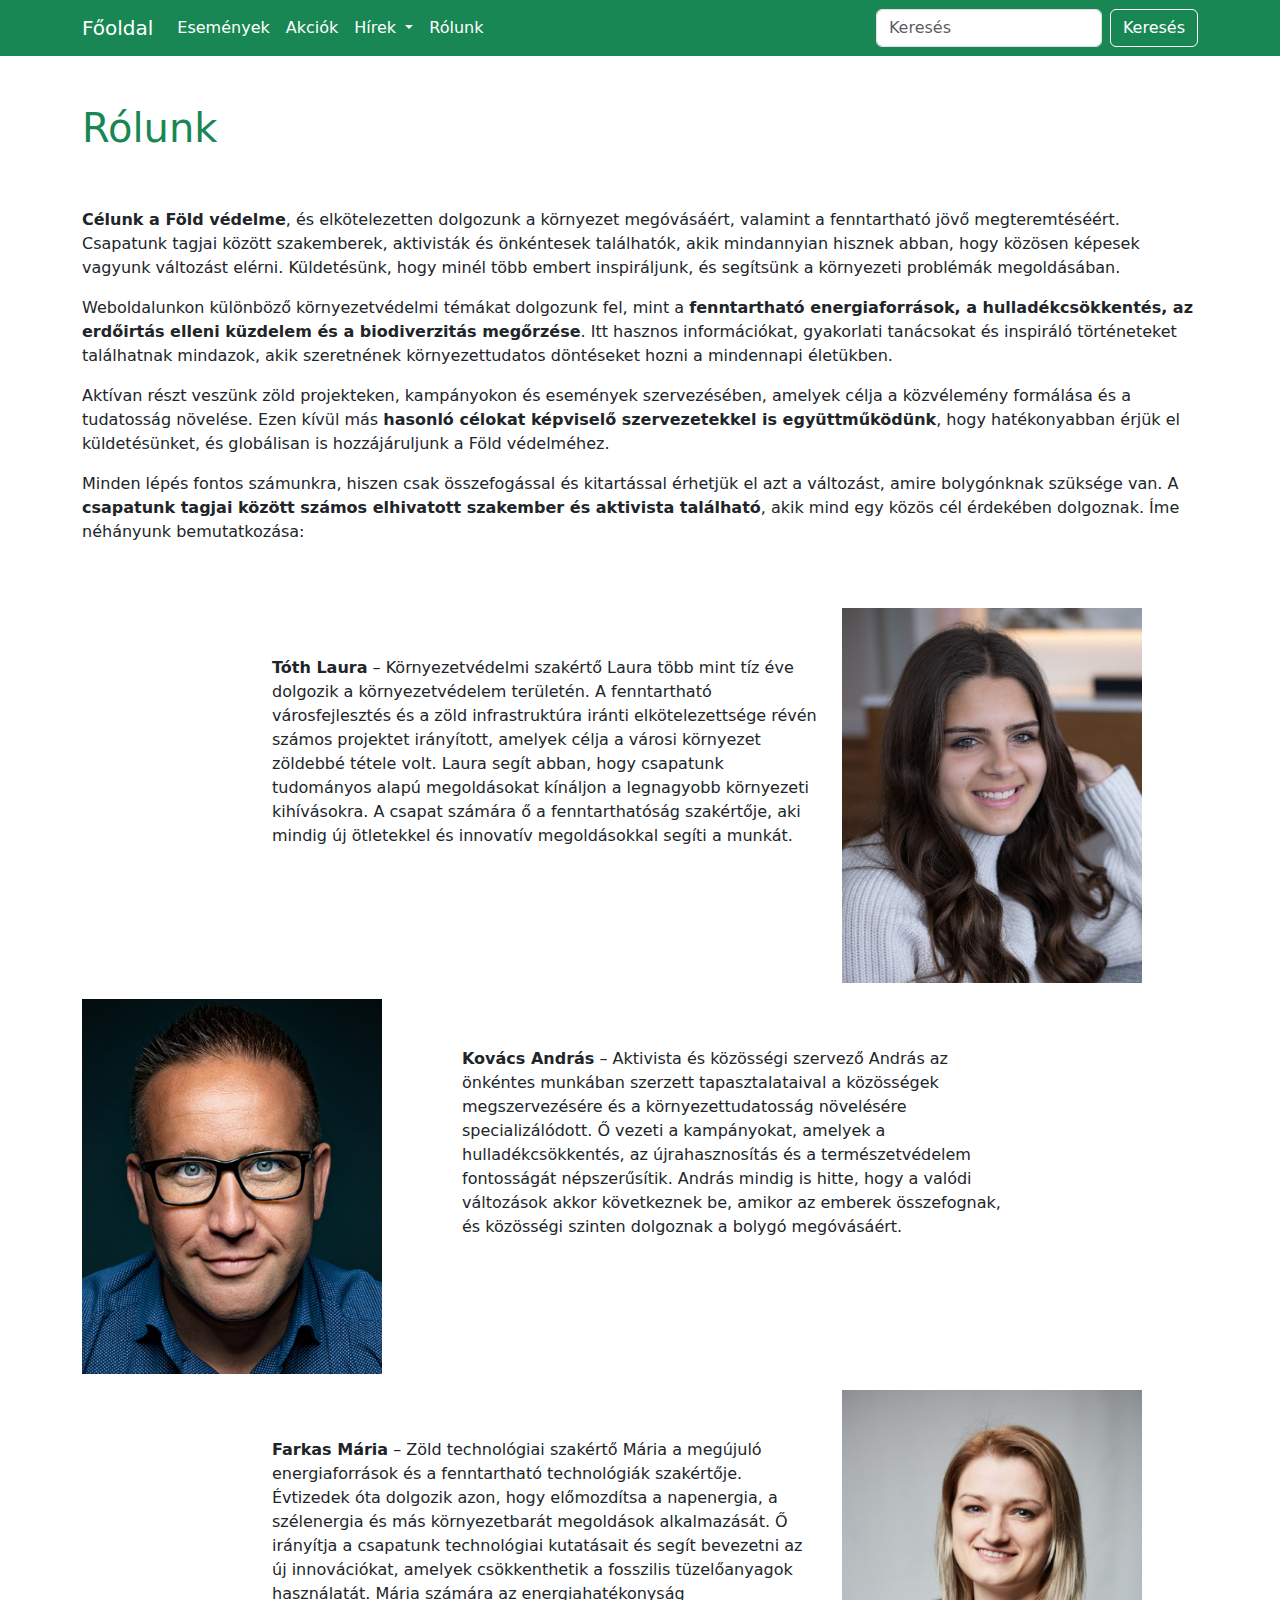
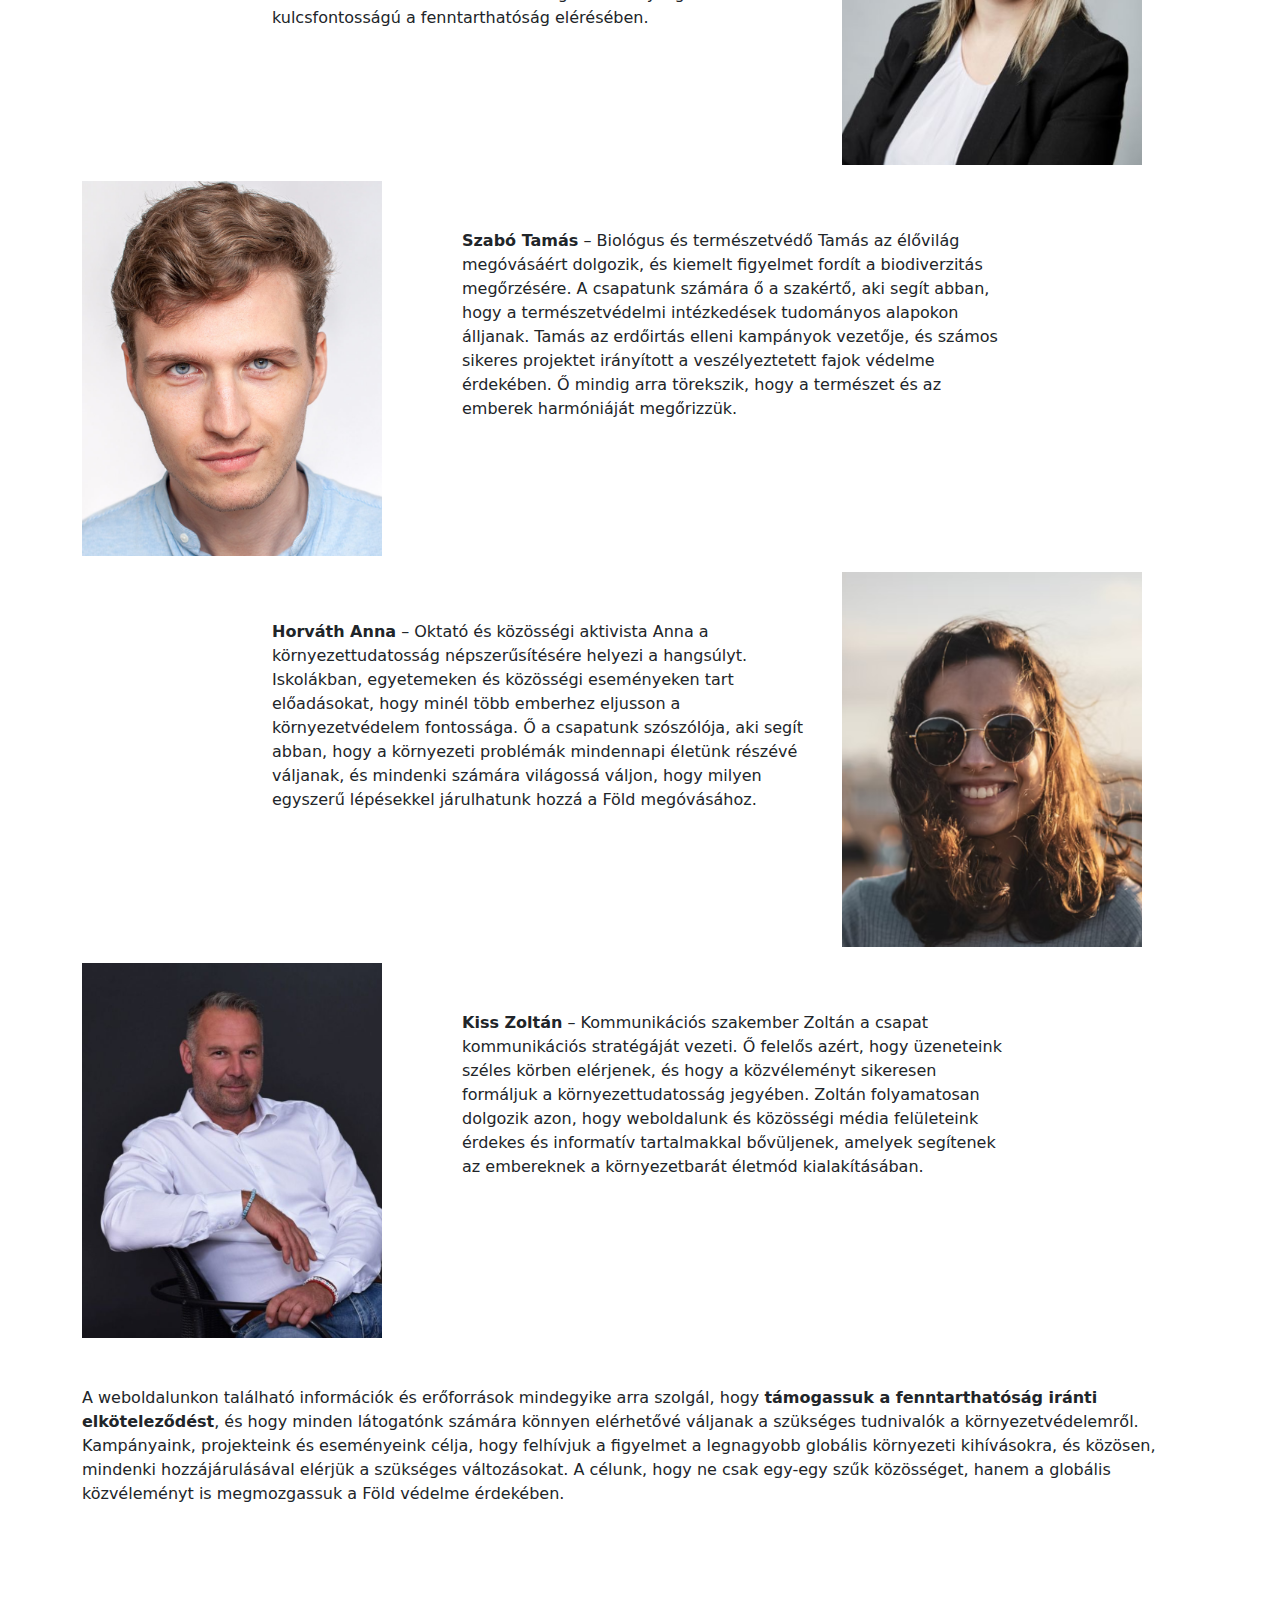
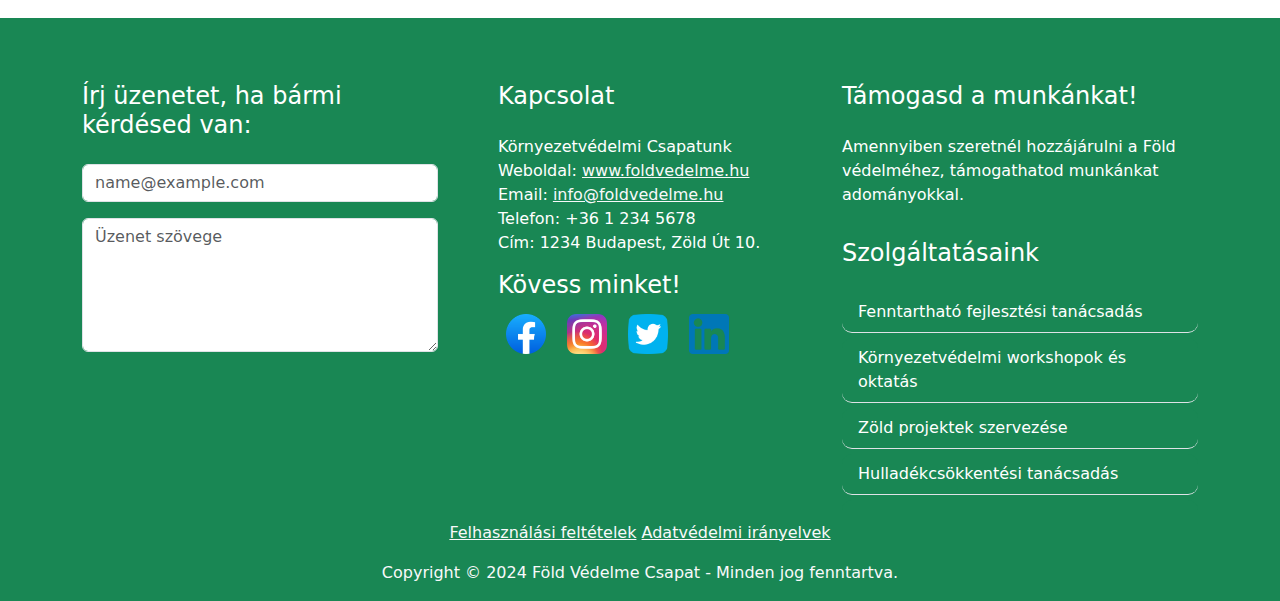
<file: rolunk.html>
<!doctype html>
<html lang="hu">
  <head>
    <meta charset="utf-8">
    <meta name="viewport" content="width=device-width, initial-scale=1">
    <title>Mi bolygónk Portál</title>
    <link href="https://cdn.jsdelivr.net/npm/bootstrap@5.3.3/dist/css/bootstrap.min.css" rel="stylesheet" integrity="sha384-QWTKZyjpPEjISv5WaRU9OFeRpok6YctnYmDr5pNlyT2bRjXh0JMhjY6hW+ALEwIH" crossorigin="anonymous">
    <link rel="stylesheet" href="style.css">
    <style>
      img {
        width: 300px;
        height: auto;
      }
    </style>
  </head>
  <body>
    <nav class="navbar navbar-expand-lg  bg-success">
        <div class="container">
            <i class="bi bi-globe-asia-australia text-white"></i>
            <a class="navbar-brand text-white" href="index.html"></i>Főoldal</a>
          <button class="navbar-toggler" type="button" data-bs-toggle="collapse" data-bs-target="#navbarSupportedContent" aria-controls="navbarSupportedContent" aria-expanded="false" aria-label="Toggle navigation">
            <span class="navbar-toggler-icon"></span>
          </button>
          <div class="collapse navbar-collapse" id="navbarSupportedContent">
            <ul class="navbar-nav me-auto mb-2 mb-lg-0">
              <li class="nav-item">
                <a class="nav-link text-white" href="esemeny.html">Események</a>
              </li>
              <li class="nav-item">
                <a class="nav-link text-white" href="akcio.html">Akciók</a>
              </li>
              <li class="nav-item dropdown">
                <a class="nav-link dropdown-toggle text-white" href="#" role="button" data-bs-toggle="dropdown" aria-expanded="false">
                  Hírek
                </a>
                <ul class="dropdown-menu">
                  <li><a class="dropdown-item" href="hir.html" onclick="global()">Globális</a></li>
                  <li><a class="dropdown-item" href="hir.html" onclick="helyi()">Helyi</a></li>
                  <li><a class="dropdown-item" href="hir.html" onclick="mind()">Mind</a></li>
                </ul>
              </li>
              <li class="nav-item">
                <a class="nav-link text-white" href="rolunk.html">Rólunk</a>
              </li>  
            </ul>
            <form class="d-flex" role="search">
              <input class="form-control me-2" type="search" placeholder="Keresés" aria-label="Search">
              <button class="btn btn-outline-white border-white text-white" type="submit">Keresés</button>
            </form>
          </div>
        </div>
      </nav>
    
    
      <div class="container">
        <div class="row mt-5">
          <h1 class="h1. Bootstrap heading text-success">Rólunk</h1>
        </div>
        <div class="row my-5">
          <p><strong>Célunk a Föld védelme</strong>, és elkötelezetten dolgozunk a környezet megóvásáért, valamint a fenntartható jövő megteremtéséért. Csapatunk tagjai között szakemberek, aktivisták és önkéntesek találhatók, akik mindannyian hisznek abban, hogy közösen képesek vagyunk változást elérni. Küldetésünk, hogy minél több embert inspiráljunk, és segítsünk a környezeti problémák megoldásában.</p>
          <p>Weboldalunkon különböző környezetvédelmi témákat dolgozunk fel, mint a <strong>fenntartható energiaforrások, a hulladékcsökkentés, az erdőirtás elleni küzdelem és a biodiverzitás megőrzése</strong>. Itt hasznos információkat, gyakorlati tanácsokat és inspiráló történeteket találhatnak mindazok, akik szeretnének környezettudatos döntéseket hozni a mindennapi életükben.</p>
          <p>Aktívan részt veszünk zöld projekteken, kampányokon és események szervezésében, amelyek célja a közvélemény formálása és a tudatosság növelése. Ezen kívül más <strong>hasonló célokat képviselő szervezetekkel is együttműködünk</strong>, hogy hatékonyabban érjük el küldetésünket, és globálisan is hozzájáruljunk a Föld védelméhez.</p>
          <p>Minden lépés fontos számunkra, hiszen csak összefogással és kitartással érhetjük el azt a változást, amire bolygónknak szüksége van. A <strong>csapatunk tagjai között számos elhivatott szakember és aktivista található</strong>, akik mind egy közös cél érdekében dolgoznak. Íme néhányunk bemutatkozása:</p>
        </div>
        
        
        <div class="row mt-3">
          <div class="col-2"></div>
          <div class="col-6 mt-5">
            <p><strong>Tóth Laura</strong> – Környezetvédelmi szakértő Laura több mint tíz éve dolgozik a környezetvédelem területén. A fenntartható városfejlesztés és a zöld infrastruktúra iránti elkötelezettsége révén számos projektet irányított, amelyek célja a városi környezet zöldebbé tétele volt. Laura segít abban, hogy csapatunk tudományos alapú megoldásokat kínáljon a legnagyobb környezeti kihívásokra. A csapat számára ő a fenntarthatóság szakértője, aki mindig új ötletekkel és innovatív megoldásokkal segíti a munkát.</p>
          </div>
          <div class="col-4">
            <img src="kepek/rolunk/laura.png" alt="">
          </div>
        </div>
        <div class="row mt-3">
          <div class="col-4">
            <img src="kepek/rolunk/andras.png" alt="">
          </div>
          <div class="col-6 mt-5">
            <p><strong>Kovács András</strong> – Aktivista és közösségi szervező András az önkéntes munkában szerzett tapasztalataival a közösségek megszervezésére és a környezettudatosság növelésére specializálódott. Ő vezeti a kampányokat, amelyek a hulladékcsökkentés, az újrahasznosítás és a természetvédelem fontosságát népszerűsítik. András mindig is hitte, hogy a valódi változások akkor következnek be, amikor az emberek összefognak, és közösségi szinten dolgoznak a bolygó megóvásáért.</p>
          </div>
          <div class="col-2"></div>
        </div>
        <div class="row mt-3">
          <div class="col-2"></div>
          <div class="col-6 mt-5">
            <p><strong>Farkas Mária</strong> – Zöld technológiai szakértő Mária a megújuló energiaforrások és a fenntartható technológiák szakértője. Évtizedek óta dolgozik azon, hogy előmozdítsa a napenergia, a szélenergia és más környezetbarát megoldások alkalmazását. Ő irányítja a csapatunk technológiai kutatásait és segít bevezetni az új innovációkat, amelyek csökkenthetik a fosszilis tüzelőanyagok használatát. Mária számára az energiahatékonyság kulcsfontosságú a fenntarthatóság elérésében.</p>
          </div>
          <div class="col-4">
            <img src="kepek/rolunk/maria.png" alt="">
          </div>
        </div>
        <div class="row mt-3">
          <div class="col-4">
            <img src="kepek/rolunk/tamas.png" alt="">
          </div>
          <div class="col-6 mt-5">
            <p><strong>Szabó Tamás</strong> – Biológus és természetvédő Tamás az élővilág megóvásáért dolgozik, és kiemelt figyelmet fordít a biodiverzitás megőrzésére. A csapatunk számára ő a szakértő, aki segít abban, hogy a természetvédelmi intézkedések tudományos alapokon álljanak. Tamás az erdőirtás elleni kampányok vezetője, és számos sikeres projektet irányított a veszélyeztetett fajok védelme érdekében. Ő mindig arra törekszik, hogy a természet és az emberek harmóniáját megőrizzük.</p>
          </div>
          <div class="col-2"></div>
        </div>
        <div class="row mt-3">
          <div class="col-2"></div>
          <div class="col-6 mt-5">
            <p><strong>Horváth Anna</strong> – Oktató és közösségi aktivista Anna a környezettudatosság népszerűsítésére helyezi a hangsúlyt. Iskolákban, egyetemeken és közösségi eseményeken tart előadásokat, hogy minél több emberhez eljusson a környezetvédelem fontossága. Ő a csapatunk szószólója, aki segít abban, hogy a környezeti problémák mindennapi életünk részévé váljanak, és mindenki számára világossá váljon, hogy milyen egyszerű lépésekkel járulhatunk hozzá a Föld megóvásához.</p>
          </div>
          <div class="col-4">
            <img src="kepek/rolunk/anna.png" alt="">
          </div>
        </div>
        <div class="row mt-3">
          <div class="col-4">
            <img src="kepek/rolunk/zoltan.png" alt="">
          </div>
          <div class="col-6 mt-5">
            <p><strong>Kiss Zoltán</strong> – Kommunikációs szakember Zoltán a csapat kommunikációs stratégáját vezeti. Ő felelős azért, hogy üzeneteink széles körben elérjenek, és hogy a közvéleményt sikeresen formáljuk a környezettudatosság jegyében. Zoltán folyamatosan dolgozik azon, hogy weboldalunk és közösségi média felületeink érdekes és informatív tartalmakkal bővüljenek, amelyek segítenek az embereknek a környezetbarát életmód kialakításában.</p>
          </div>
          <div class="col-2"></div>
        </div>
        <div class="row my-5">
          <p>A weboldalunkon található információk és erőforrások mindegyike arra szolgál, hogy <strong>támogassuk a fenntarthatóság iránti elköteleződést</strong>, és hogy minden látogatónk számára könnyen elérhetővé váljanak a szükséges tudnivalók a környezetvédelemről. Kampányaink, projekteink és eseményeink célja, hogy felhívjuk a figyelmet a legnagyobb globális környezeti kihívásokra, és közösen, mindenki hozzájárulásával elérjük a szükséges változásokat. A célunk, hogy ne csak egy-egy szűk közösséget, hanem a globális közvéleményt is megmozgassuk a Föld védelme érdekében.</p>
        </div>
      </div>
      
      
      <footer class="container-fluid bg-success mt-5" style="min-height: 300px;">
        <div class="container">
          <div class="row mt-5">
          <div class="col-4">
            <div class="mb-3">
              <h4 class="h4 py-3 text-white">Írj üzenetet, ha bármi kérdésed van:</h4>
              <input type="email" class="form-control" id="exampleFormControlInput1" placeholder="name@example.com">
            </div>
            <div class="mb-3">
              <textarea class="form-control" id="exampleFormControlTextarea1" rows="5" placeholder="Üzenet szövege"></textarea>
            </div>
          </div>
          
          <div class="col-4 text-white px-5">
            <h4 class="h4 py-3">Kapcsolat</h4>
            <p>Környezetvédelmi Csapatunk
            <br>Weboldal: <a href="index.html" class="text-light">www.foldvedelme.hu</a>
            <br>Email: <a href="mailto:info@foldvedelme.hu" class="text-light">info@foldvedelme.hu</a>
            <br>Telefon: +36 1 234 5678
            <br>Cím: 1234 Budapest, Zöld Út 10.</p>

            <h4 class="h4" style="margin-bottom: -10px;">Kövess minket!</h4><br>
            
            <img src="kepek/icons/facebook.webp" style="width: 40px; cursor: pointer;" class="mx-2 mb-5"> 
            <img src="kepek/icons/instagram.webp" style="width: 40px; cursor: pointer;" class="mx-2 mb-5">
            <img src="kepek/icons/twitter.png" style="width: 40px; cursor: pointer;" class="mx-2 mb-5">
            <img src="kepek/icons/linkedin.png" style="width: 40px; cursor: pointer;" class="mx-2 mb-5">
            
            </div>
            <div class="col-4 text-white">
              <h4 class="h4 py-3">Támogasd a munkánkat!</h4>
            <p>Amennyiben szeretnél hozzájárulni a Föld védelméhez, támogathatod munkánkat adományokkal.</p>

            <h4 class="h4 py-3">Szolgáltatásaink</h4>
            <ul class="list-group list-group-flush">
              <li class="list-group-item bg-success text-white">Fenntartható fejlesztési tanácsadás</li>
              <li class="list-group-item bg-success text-white">Környezetvédelmi workshopok és oktatás</li>
              <li class="list-group-item bg-success text-white">Zöld projektek szervezése</li>
              <li class="list-group-item bg-success text-white">Hulladékcsökkentési tanácsadás</li>
              <li class="list-group-item bg-success text-white"></li>
            </ul>
            
            
            
            
            
            

            
          </div>
        </div>
        <div class="row">
          <p class="text-center"><a href="" class="text-light">Felhasználási feltételek</a> <a href="" class="text-light">Adatvédelmi irányelvek</a></p>
          <p class="text-light text-center">Copyright &copy; 2024 Föld Védelme Csapat - Minden jog fenntartva.</p>

        </div>
      </div>

      </footer>
      


    <script src="https://cdn.jsdelivr.net/npm/bootstrap@5.3.3/dist/js/bootstrap.bundle.min.js" integrity="sha384-YvpcrYf0tY3lHB60NNkmXc5s9fDVZLESaAA55NDzOxhy9GkcIdslK1eN7N6jIeHz" crossorigin="anonymous"></script>
    <script src="hirek.js"></script>
  </body>
</html>
</file>
<file: style.css>
body {
    min-height: 100vh; /* Minimum magasság legyen a teljes nézetmagasság */
    display: flex;
    flex-direction: column;
}

/* List group item hover effect */
.list-group-item {
    border-radius: 10px;
    margin-bottom: 5px;
    transition: all 0.3s ease;
}

.list-group-item:hover {
    background-color: #f7f7f7;
    box-shadow: 0 4px 8px rgba(0, 0, 0, 0.1);
}

/* Accordion body custom styling */
.custom-body {
    padding: 15px;
    background: #f1f1f1;
    border-left: 5px solid #28a745;
    border-right: 5px solid #28a745;
    margin-bottom: 10px;
    box-shadow: 0 4px 8px rgba(0, 0, 0, 0.1);
    border-radius: 5px;
}

/* Smooth transition for the collapse */
.accordion-collapse {
    transition: all 0.5s ease;
}

/* Styling for the collapsed section */
.accordion-body code {
    background-color: #e9ecef;
    padding: 2px 5px;
    border-radius: 3px;
}



/* Hover effect on the accordion body */
.accordion-body:hover {
    background-color: #f8f9fa;
}

/* Fade out effect for <small> tag */
.fading-text {
    background: linear-gradient(to left, rgba(0, 0, 0, 0) 0%, rgba(0, 0, 0, 1) 100%);
    -webkit-background-clip: text;  /* Applies the gradient to the text itself */
    color: transparent;  /* Makes the text itself transparent */
    transition: background 0.5s ease;  /* Smooth transition for the background */
}

/* On hover, the text fades out from left to right */
.list-group-item[aria-expanded="true"] .fading-text {
    background: transparent;
}

.container {
    flex: 1;
}
</file>
